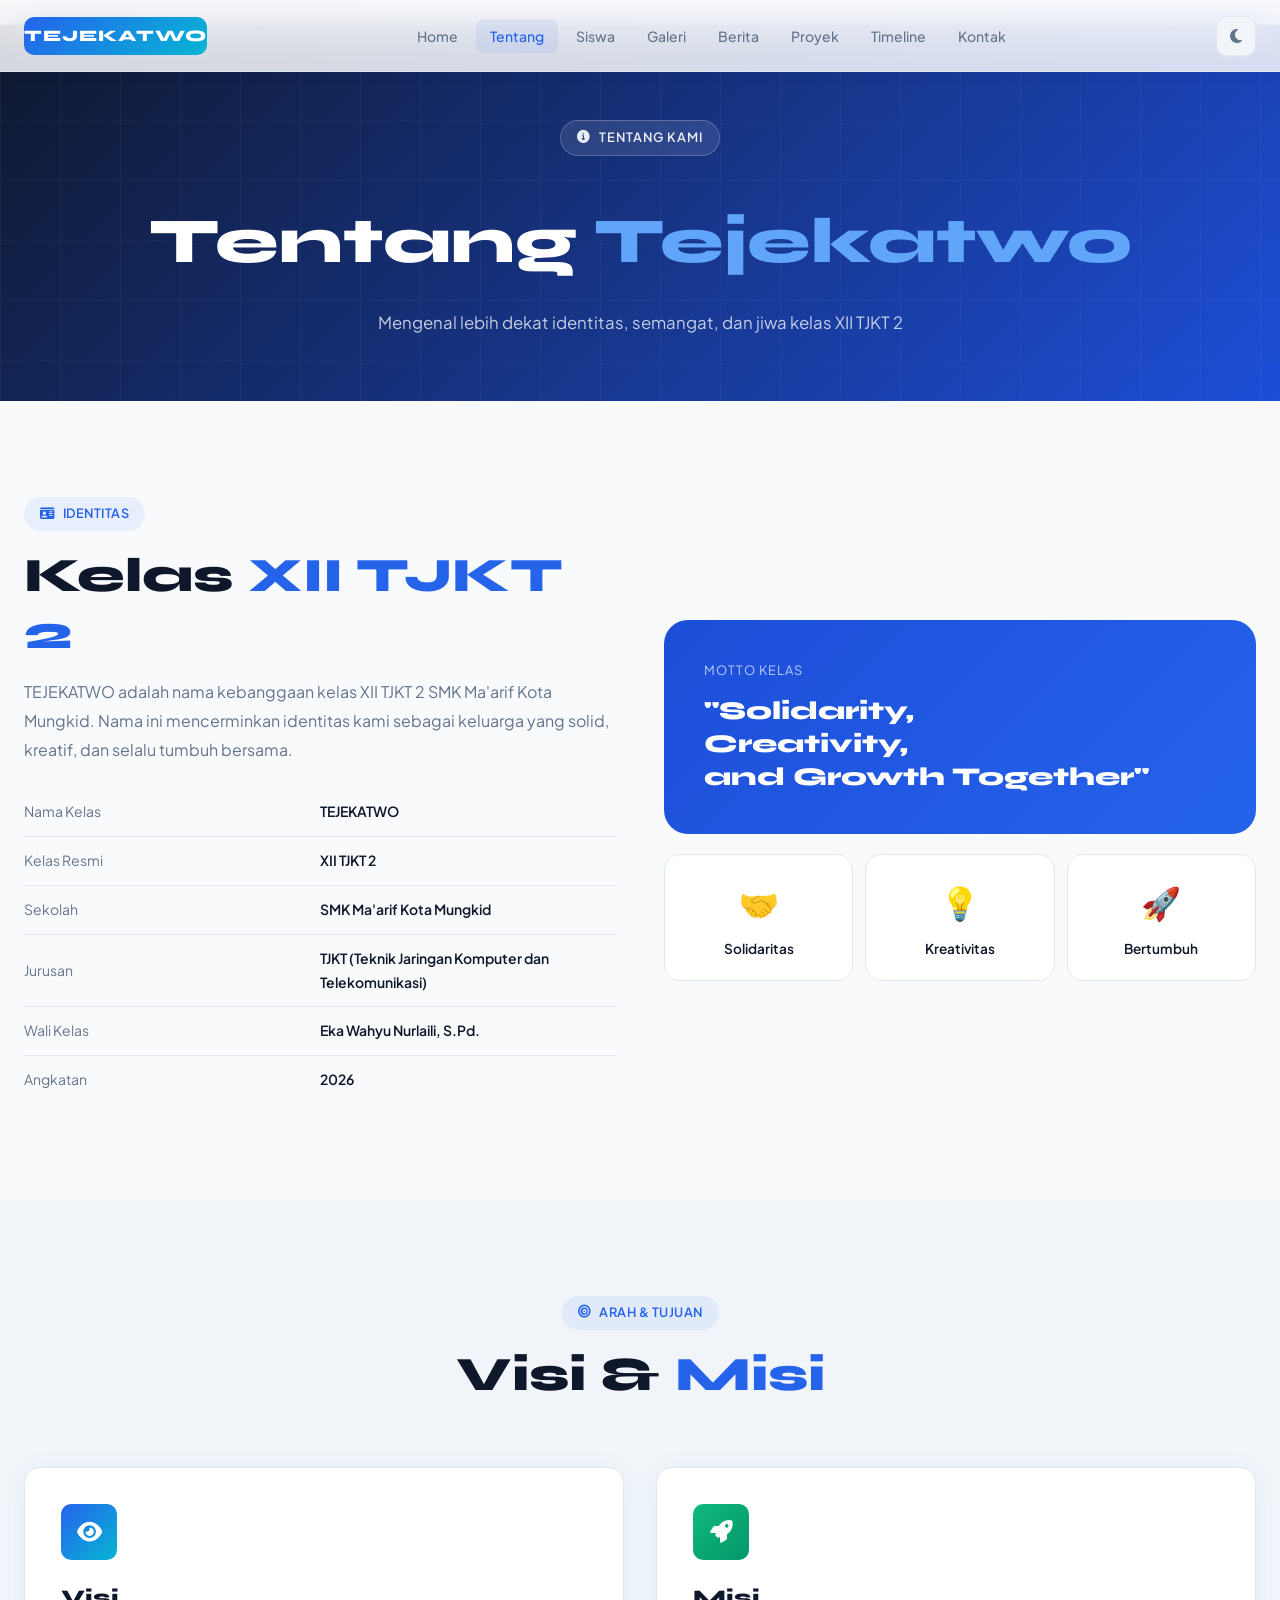
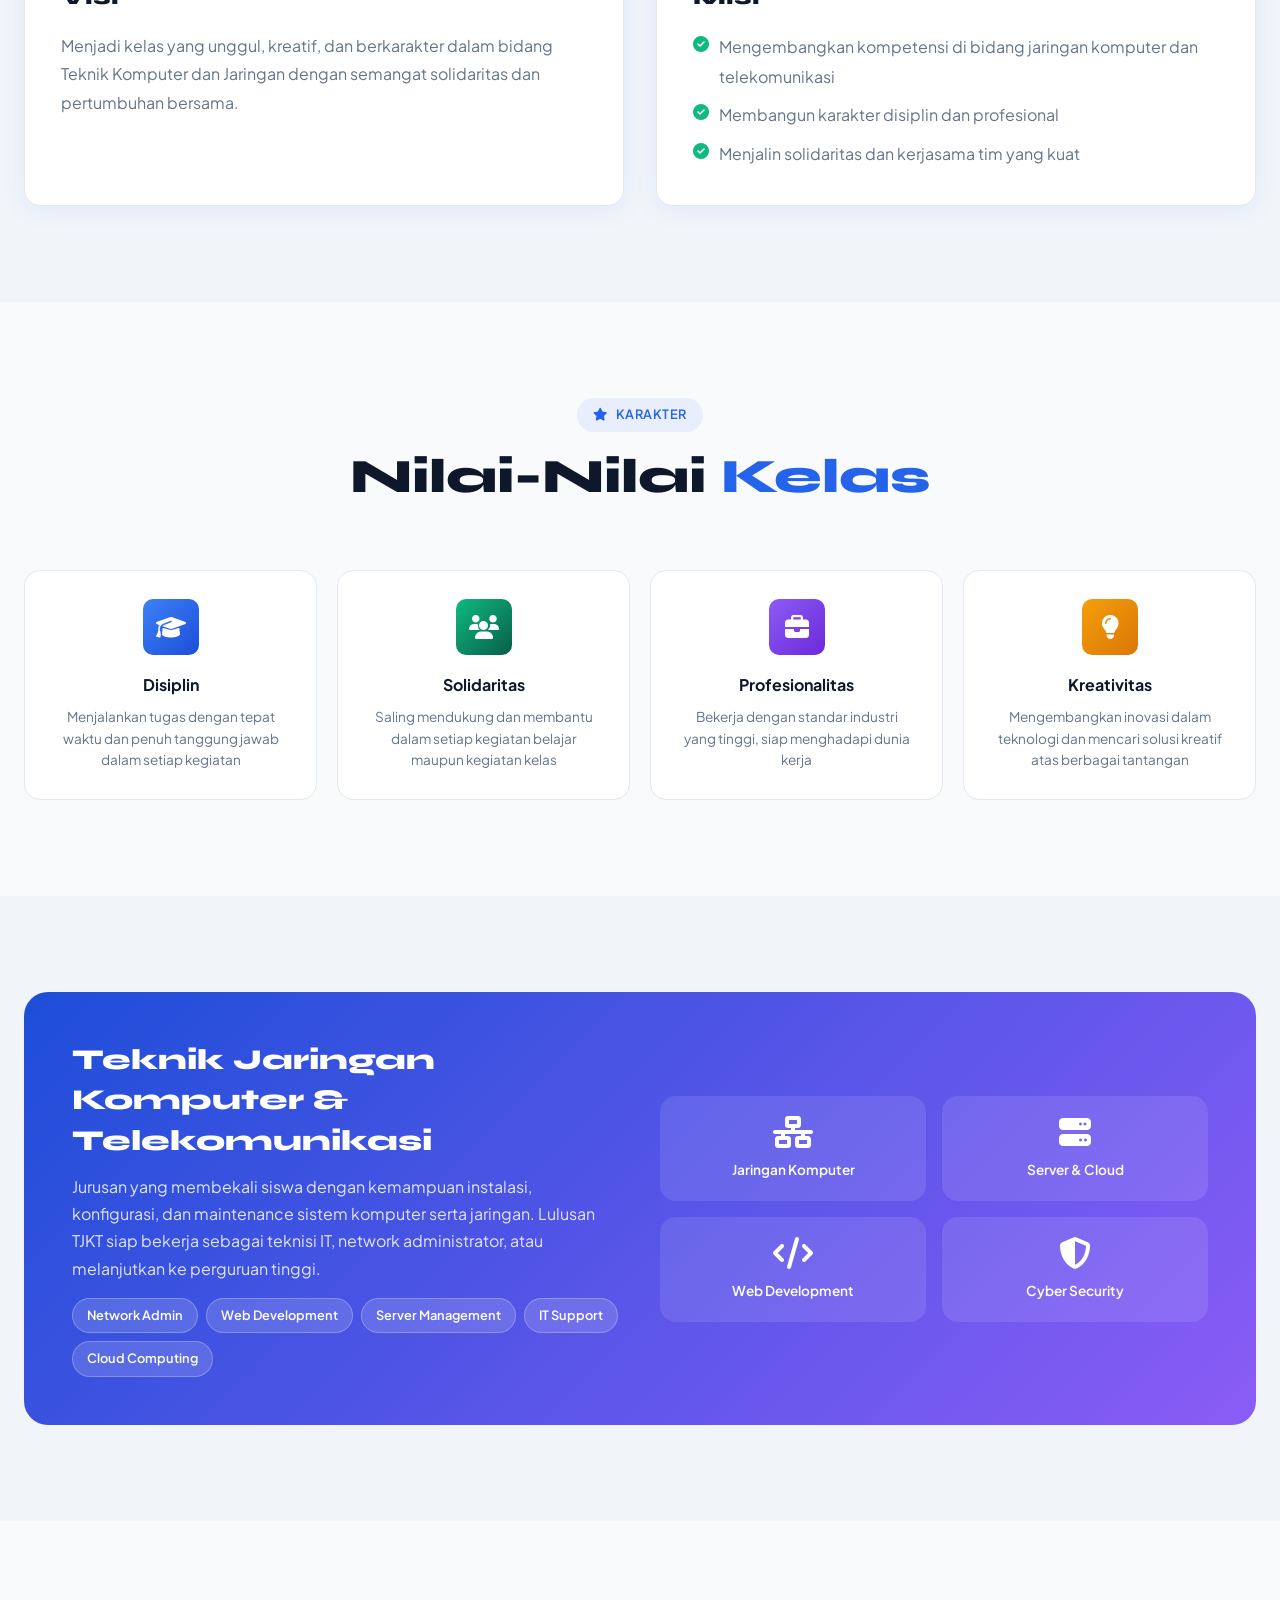
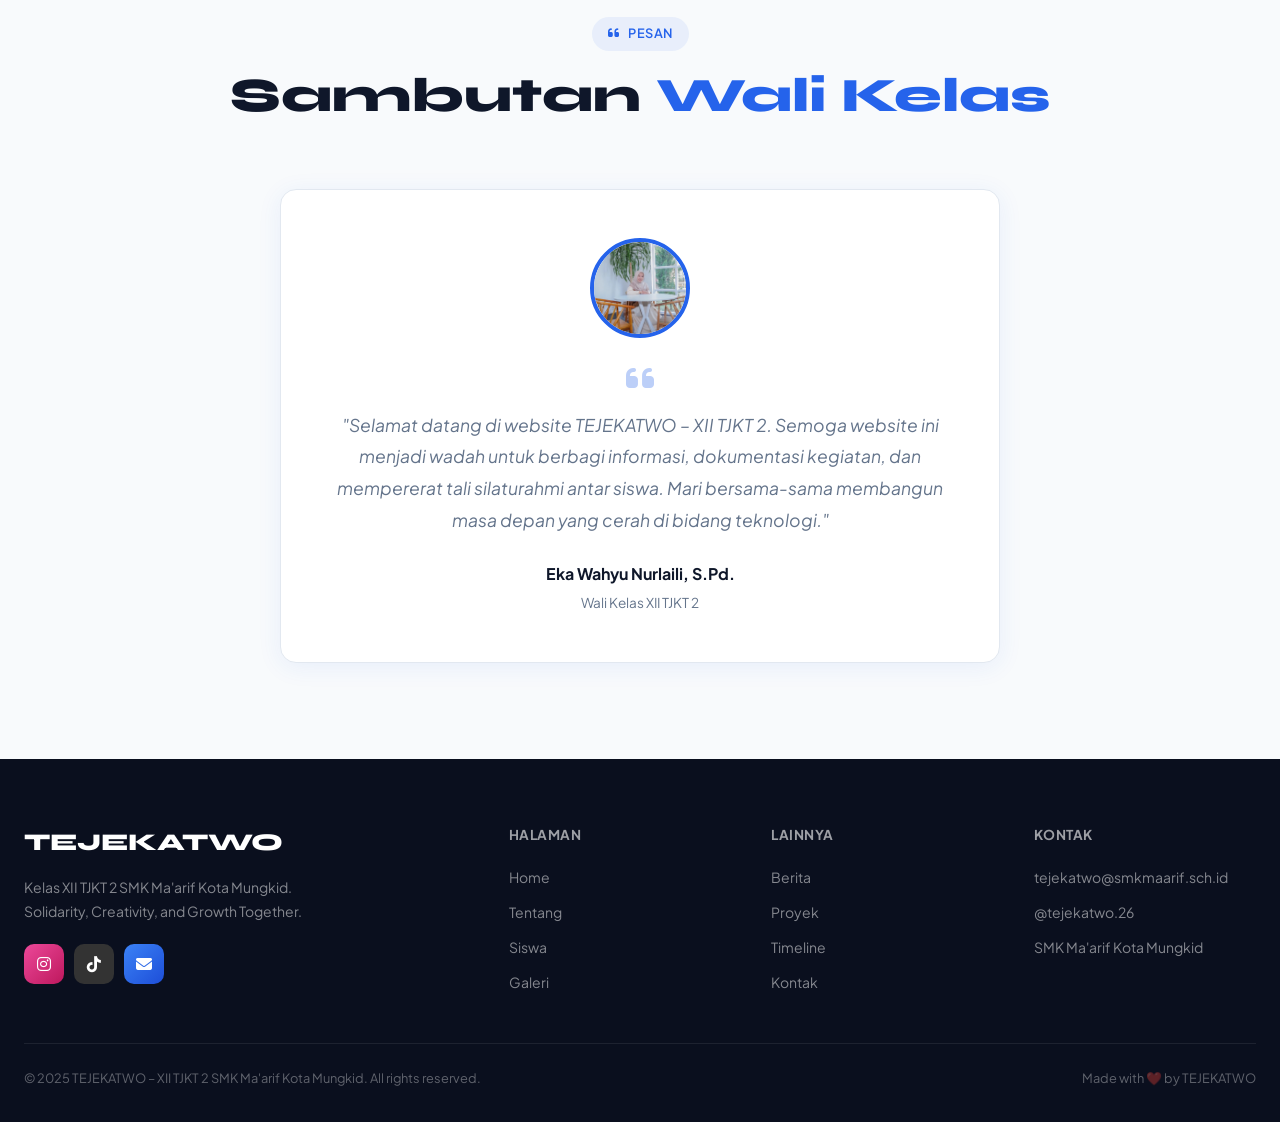
<file: about.html>
<!DOCTYPE html>
<html lang="id" data-theme="light">
<head>
  <meta charset="UTF-8">
  <meta name="viewport" content="width=device-width, initial-scale=1.0">
  <title>Tentang – TEJEKATWO XII TJKT 2</title>
  <meta name="description" content="Tentang kelas TEJEKATWO – Visi, Misi, dan identitas kelas XII TJKT 2 SMK Ma'arif Kota Mungkid">
  <link rel="preconnect" href="https://fonts.googleapis.com">
  <link href="https://fonts.googleapis.com/css2?family=Plus+Jakarta+Sans:wght@300;400;500;600;700;800&family=Syne:wght@700;800&display=swap" rel="stylesheet">
  <link rel="stylesheet" href="https://cdnjs.cloudflare.com/ajax/libs/font-awesome/6.5.0/css/all.min.css">
  <link rel="stylesheet" href="assets/css/style.css">
</head>
<body>
<div id="scroll-progress"></div>
<div id="loading-screen"><div class="loader-logo">tejekatwo</div><div class="loader-bar"><div class="loader-fill"></div></div></div>

<nav id="navbar">
  <div class="nav-container">
    <a href="index.html" class="nav-logo"><div class="nav-logo-badge">TEJEKATWO</div></a>
    <ul class="nav-links">
      <li><a href="index.html">Home</a></li>
      <li><a href="about.html" class="active">Tentang</a></li>
      <li><a href="students.html">Siswa</a></li>
      <li><a href="gallery.html">Galeri</a></li>
      <li><a href="news.html">Berita</a></li>
      <li><a href="projects.html">Proyek</a></li>
      <li><a href="timeline.html">Timeline</a></li>
      <li><a href="contact.html">Kontak</a></li>
    </ul>
    <div class="nav-actions">
      <button id="theme-toggle"><i class="fas fa-moon"></i></button>
      <button id="hamburger"><i class="fas fa-bars"></i></button>
    </div>
  </div>
</nav>
<div id="mobile-nav">
  <ul class="mobile-nav-links">
    <li><a href="index.html">🏠 Home</a></li>
    <li><a href="about.html">📖 Tentang</a></li>
    <li><a href="students.html">👥 Siswa</a></li>
    <li><a href="gallery.html">🖼️ Galeri</a></li>
    <li><a href="news.html">📰 Berita</a></li>
    <li><a href="projects.html">💡 Proyek</a></li>
    <li><a href="timeline.html">📅 Timeline</a></li>
    <li><a href="contact.html">📍 Kontak</a></li>
  </ul>
</div>

<!-- Page Hero -->
<section style="background:linear-gradient(135deg,#0f172a,#1d4ed8);padding:120px 0 64px;color:white;position:relative;overflow:hidden">
  <div style="position:absolute;inset:0;background-image:linear-gradient(rgba(255,255,255,0.03) 1px,transparent 1px),linear-gradient(90deg,rgba(255,255,255,0.03) 1px,transparent 1px);background-size:60px 60px;"></div>
  <div class="container" style="position:relative;z-index:1;text-align:center">
    <div class="hero-eyebrow reveal" style="justify-content:center"><i class="fas fa-info-circle"></i> Tentang Kami</div>
    <h1 style="font-family:'Syne',sans-serif;font-size:clamp(2.5rem,6vw,4rem);font-weight:800;margin:12px 0;" class="reveal delay-1">Tentang <span style="color:#60a5fa">Tejekatwo</span></h1>
    <p style="opacity:0.75;max-width:560px;margin:0 auto;font-size:1.05rem" class="reveal delay-2">Mengenal lebih dekat identitas, semangat, dan jiwa kelas XII TJKT 2</p>
  </div>
</section>

<!-- ══ IDENTITAS KELAS ══ -->
<section class="section" style="background:var(--bg)">
  <div class="container">
    <div style="display:grid;grid-template-columns:1fr 1fr;gap:48px;align-items:center" class="responsive-grid">
      <div class="reveal">
        <div class="section-tag"><i class="fas fa-id-card"></i> Identitas</div>
        <h2 class="section-title" style="text-align:left">Kelas <span>XII TJKT 2</span></h2>
        <p style="color:var(--text-muted);line-height:1.8;margin-bottom:24px">TEJEKATWO adalah nama kebanggaan kelas XII TJKT 2 SMK Ma'arif Kota Mungkid. Nama ini mencerminkan identitas kami sebagai keluarga yang solid, kreatif, dan selalu tumbuh bersama.</p>
        <table style="width:100%;border-collapse:collapse">
          <tr style="border-bottom:1px solid var(--border)">
            <td style="padding:12px 0;font-size:0.875rem;color:var(--text-muted);width:50%">Nama Kelas</td>
            <td style="padding:12px 0;font-size:0.875rem;font-weight:600;color:var(--text)">TEJEKATWO</td>
          </tr>
          <tr style="border-bottom:1px solid var(--border)">
            <td style="padding:12px 0;font-size:0.875rem;color:var(--text-muted)">Kelas Resmi</td>
            <td style="padding:12px 0;font-size:0.875rem;font-weight:600">XII TJKT 2</td>
          </tr>
          <tr style="border-bottom:1px solid var(--border)">
            <td style="padding:12px 0;font-size:0.875rem;color:var(--text-muted)">Sekolah</td>
            <td style="padding:12px 0;font-size:0.875rem;font-weight:600">SMK Ma'arif Kota Mungkid</td>
          </tr>
          <tr style="border-bottom:1px solid var(--border)">
            <td style="padding:12px 0;font-size:0.875rem;color:var(--text-muted)">Jurusan</td>
            <td style="padding:12px 0;font-size:0.875rem;font-weight:600">TJKT (Teknik Jaringan Komputer dan Telekomunikasi)</td>
          </tr>
          <tr style="border-bottom:1px solid var(--border)">
            <td style="padding:12px 0;font-size:0.875rem;color:var(--text-muted)">Wali Kelas</td>
            <td style="padding:12px 0;font-size:0.875rem;font-weight:600">Eka Wahyu Nurlaili, S.Pd.</td>
          </tr>
          <tr>
            <td style="padding:12px 0;font-size:0.875rem;color:var(--text-muted)">Angkatan</td>
            <td style="padding:12px 0;font-size:0.875rem;font-weight:600">2026</td>
          </tr>
        </table>
      </div>
      <!-- Motto Card -->
      <div class="reveal delay-2">
        <div style="background:linear-gradient(135deg,var(--primary-dark),var(--primary));border-radius:var(--radius-lg);padding:40px;color:white;margin-bottom:20px">
          <div style="font-size:0.8rem;text-transform:uppercase;letter-spacing:1px;opacity:0.7;margin-bottom:12px">Motto Kelas</div>
          <blockquote style="font-family:'Syne',sans-serif;font-size:1.6rem;font-weight:800;line-height:1.3;margin:0">"Solidarity,<br>Creativity,<br>and Growth Together"</blockquote>
        </div>
        <div style="display:flex;gap:12px">
          <div style="flex:1;background:var(--bg-card);border:1px solid var(--border);border-radius:var(--radius);padding:20px;text-align:center">
            <div style="font-size:2rem;margin-bottom:8px">🤝</div>
            <div style="font-size:0.85rem;font-weight:600">Solidaritas</div>
          </div>
          <div style="flex:1;background:var(--bg-card);border:1px solid var(--border);border-radius:var(--radius);padding:20px;text-align:center">
            <div style="font-size:2rem;margin-bottom:8px">💡</div>
            <div style="font-size:0.85rem;font-weight:600">Kreativitas</div>
          </div>
          <div style="flex:1;background:var(--bg-card);border:1px solid var(--border);border-radius:var(--radius);padding:20px;text-align:center">
            <div style="font-size:2rem;margin-bottom:8px">🚀</div>
            <div style="font-size:0.85rem;font-weight:600">Bertumbuh</div>
          </div>
        </div>
      </div>
    </div>
  </div>
</section>

<!-- ══ VISI MISI ══ -->
<section class="section" style="background:var(--bg-section)">
  <div class="container">
    <div class="section-header reveal">
      <div class="section-tag"><i class="fas fa-bullseye"></i> Arah & Tujuan</div>
      <h2 class="section-title">Visi & <span>Misi</span></h2>
    </div>
    <div style="display:grid;grid-template-columns:1fr 1fr;gap:32px" class="responsive-grid">
      <div class="card reveal delay-1" style="padding:36px">
        <div style="width:56px;height:56px;background:linear-gradient(135deg,var(--primary),var(--accent));border-radius:var(--radius-sm);display:flex;align-items:center;justify-content:center;color:white;font-size:1.4rem;margin-bottom:20px">
          <i class="fas fa-eye"></i>
        </div>
        <h3 style="font-family:'Syne',sans-serif;font-size:1.3rem;font-weight:800;margin-bottom:16px">Visi</h3>
        <p style="color:var(--text-muted);line-height:1.8">Menjadi kelas yang unggul, kreatif, dan berkarakter dalam bidang Teknik Komputer dan Jaringan dengan semangat solidaritas dan pertumbuhan bersama.</p>
      </div>
      <div class="card reveal delay-2" style="padding:36px">
        <div style="width:56px;height:56px;background:linear-gradient(135deg,var(--success),#059669);border-radius:var(--radius-sm);display:flex;align-items:center;justify-content:center;color:white;font-size:1.4rem;margin-bottom:20px">
          <i class="fas fa-rocket"></i>
        </div>
        <h3 style="font-family:'Syne',sans-serif;font-size:1.3rem;font-weight:800;margin-bottom:16px">Misi</h3>
        <ul style="color:var(--text-muted);line-height:1.9;list-style:none;padding:0">
          <li style="display:flex;gap:10px;margin-bottom:8px">
            <i class="fas fa-check-circle" style="color:var(--success);margin-top:4px;flex-shrink:0"></i>
            <span>Mengembangkan kompetensi di bidang jaringan komputer dan telekomunikasi</span>
          </li>
          <li style="display:flex;gap:10px;margin-bottom:8px">
            <i class="fas fa-check-circle" style="color:var(--success);margin-top:4px;flex-shrink:0"></i>
            <span>Membangun karakter disiplin dan profesional</span>
          </li>
          <li style="display:flex;gap:10px">
            <i class="fas fa-check-circle" style="color:var(--success);margin-top:4px;flex-shrink:0"></i>
            <span>Menjalin solidaritas dan kerjasama tim yang kuat</span>
          </li>
        </ul>
      </div>
    </div>
  </div>
</section>

<!-- ══ NILAI KELAS ══ -->
<section class="section" style="background:var(--bg)">
  <div class="container">
    <div class="section-header reveal">
      <div class="section-tag"><i class="fas fa-star"></i> Karakter</div>
      <h2 class="section-title">Nilai-Nilai <span>Kelas</span></h2>
    </div>
    <div class="values-grid">
      <div class="value-card reveal delay-1">
        <div class="value-icon bg-blue"><i class="fas fa-graduation-cap"></i></div>
        <h4 class="value-title">Disiplin</h4>
        <p class="value-desc">Menjalankan tugas dengan tepat waktu dan penuh tanggung jawab dalam setiap kegiatan</p>
      </div>
      <div class="value-card reveal delay-2">
        <div class="value-icon bg-green"><i class="fas fa-users"></i></div>
        <h4 class="value-title">Solidaritas</h4>
        <p class="value-desc">Saling mendukung dan membantu dalam setiap kegiatan belajar maupun kegiatan kelas</p>
      </div>
      <div class="value-card reveal delay-3">
        <div class="value-icon bg-purple"><i class="fas fa-briefcase"></i></div>
        <h4 class="value-title">Profesionalitas</h4>
        <p class="value-desc">Bekerja dengan standar industri yang tinggi, siap menghadapi dunia kerja</p>
      </div>
      <div class="value-card reveal delay-4">
        <div class="value-icon bg-orange"><i class="fas fa-lightbulb"></i></div>
        <h4 class="value-title">Kreativitas</h4>
        <p class="value-desc">Mengembangkan inovasi dalam teknologi dan mencari solusi kreatif atas berbagai tantangan</p>
      </div>
    </div>
  </div>
</section>

<!-- ══ JURUSAN TJKT ══ -->
<section class="section" style="background:var(--bg-section)">
  <div class="container">
    <div class="jurusan-banner reveal">
      <div>
        <h3>Teknik Jaringan Komputer & Telekomunikasi</h3>
        <p>Jurusan yang membekali siswa dengan kemampuan instalasi, konfigurasi, dan maintenance sistem komputer serta jaringan. Lulusan TJKT siap bekerja sebagai teknisi IT, network administrator, atau melanjutkan ke perguruan tinggi.</p>
        <div class="jurusan-tags">
          <span class="jurusan-tag">Network Admin</span>
          <span class="jurusan-tag">Web Development</span>
          <span class="jurusan-tag">Server Management</span>
          <span class="jurusan-tag">IT Support</span>
          <span class="jurusan-tag">Cloud Computing</span>
        </div>
      </div>
      <div style="display:grid;grid-template-columns:1fr 1fr;gap:16px">
        <div style="background:rgba(255,255,255,0.1);border-radius:var(--radius);padding:20px;text-align:center">
          <i class="fas fa-network-wired" style="font-size:2rem;margin-bottom:10px;display:block"></i>
          <div style="font-size:0.85rem;font-weight:600">Jaringan Komputer</div>
        </div>
        <div style="background:rgba(255,255,255,0.1);border-radius:var(--radius);padding:20px;text-align:center">
          <i class="fas fa-server" style="font-size:2rem;margin-bottom:10px;display:block"></i>
          <div style="font-size:0.85rem;font-weight:600">Server & Cloud</div>
        </div>
        <div style="background:rgba(255,255,255,0.1);border-radius:var(--radius);padding:20px;text-align:center">
          <i class="fas fa-code" style="font-size:2rem;margin-bottom:10px;display:block"></i>
          <div style="font-size:0.85rem;font-weight:600">Web Development</div>
        </div>
        <div style="background:rgba(255,255,255,0.1);border-radius:var(--radius);padding:20px;text-align:center">
          <i class="fas fa-shield-alt" style="font-size:2rem;margin-bottom:10px;display:block"></i>
          <div style="font-size:0.85rem;font-weight:600">Cyber Security</div>
        </div>
      </div>
    </div>
  </div>
</section>

<!-- ══ PESAN WALI KELAS ══ -->
<section class="section" style="background:var(--bg)">
  <div class="container">
    <div class="section-header reveal">
      <div class="section-tag"><i class="fas fa-quote-left"></i> Pesan</div>
      <h2 class="section-title">Sambutan <span>Wali Kelas</span></h2>
    </div>
    <div style="max-width:720px;margin:0 auto">
      <div class="card reveal" style="padding:48px;text-align:center">
        <div style="width:100px;height:100px;border-radius:50%;overflow:hidden;margin:0 auto 24px;border:4px solid var(--primary);background:var(--bg-section)">
          <img src="assets/images/siswa/bueka.jpg" alt="Eka Wahyu Nurlaili, S.Pd." style="width:100%;height:100%;object-fit:cover" onerror="this.style.display='none'">
        </div>
        <i class="fas fa-quote-left" style="font-size:2rem;color:var(--primary);opacity:0.3;margin-bottom:16px"></i>
        <blockquote style="font-size:1.1rem;line-height:1.8;color:var(--text-muted);font-style:italic;margin:0 0 24px">
          "Selamat datang di website TEJEKATWO – XII TJKT 2. Semoga website ini menjadi wadah untuk berbagi informasi, dokumentasi kegiatan, dan mempererat tali silaturahmi antar siswa. Mari bersama-sama membangun masa depan yang cerah di bidang teknologi."
        </blockquote>
        <div style="font-size:1rem;font-weight:700;color:var(--text)">Eka Wahyu Nurlaili, S.Pd.</div>
        <div style="font-size:0.85rem;color:var(--text-muted);margin-top:4px">Wali Kelas XII TJKT 2</div>
      </div>
    </div>
  </div>
</section>

<footer>
  <div class="container">
    <div class="footer-grid">
      <div>
        <div class="footer-logo">TEJEKATWO</div>
        <p class="footer-desc">Kelas XII TJKT 2 SMK Ma'arif Kota Mungkid.<br>Solidarity, Creativity, and Growth Together.</p>
        <div class="footer-social" style="margin-top:20px">
          <a href="http://www.instagram.com/tejekatwo.26" target="_blank" class="social-btn bg-pink"><i class="fab fa-instagram"></i></a>
          <a href="http://www.tiktok.com/@tjkt.2.archive" target="_blank" class="social-btn" style="background:#333"><i class="fab fa-tiktok"></i></a>
          <a href="mailto:tejekatwo@smkmaarif.sch.id" class="social-btn bg-blue"><i class="fas fa-envelope"></i></a>
        </div>
      </div>
      <div><div class="footer-heading">Halaman</div><ul class="footer-links"><li><a href="index.html">Home</a></li><li><a href="about.html">Tentang</a></li><li><a href="students.html">Siswa</a></li><li><a href="gallery.html">Galeri</a></li></ul></div>
      <div><div class="footer-heading">Lainnya</div><ul class="footer-links"><li><a href="news.html">Berita</a></li><li><a href="projects.html">Proyek</a></li><li><a href="timeline.html">Timeline</a></li><li><a href="contact.html">Kontak</a></li></ul></div>
      <div><div class="footer-heading">Kontak</div><ul class="footer-links"><li><a href="mailto:tejekatwo@smkmaarif.sch.id">tejekatwo@smkmaarif.sch.id</a></li><li><a href="#">@tejekatwo.26</a></li><li><a href="#">SMK Ma'arif Kota Mungkid</a></li></ul></div>
    </div>
    <hr class="footer-divider">
    <div class="footer-bottom">
      <span class="footer-copy">© 2025 TEJEKATWO – XII TJKT 2 SMK Ma'arif Kota Mungkid. All rights reserved.</span>
      <span class="footer-copy">Made with ❤️ by TEJEKATWO</span>
    </div>
  </div>
</footer>
<button id="back-to-top"><i class="fas fa-arrow-up"></i></button>
<script src="assets/js/data.js"></script>
<script src="assets/js/main.js"></script>
<style>
@media(max-width:768px){.responsive-grid{grid-template-columns:1fr!important;}}
</style>
</body>
</html>
</file>
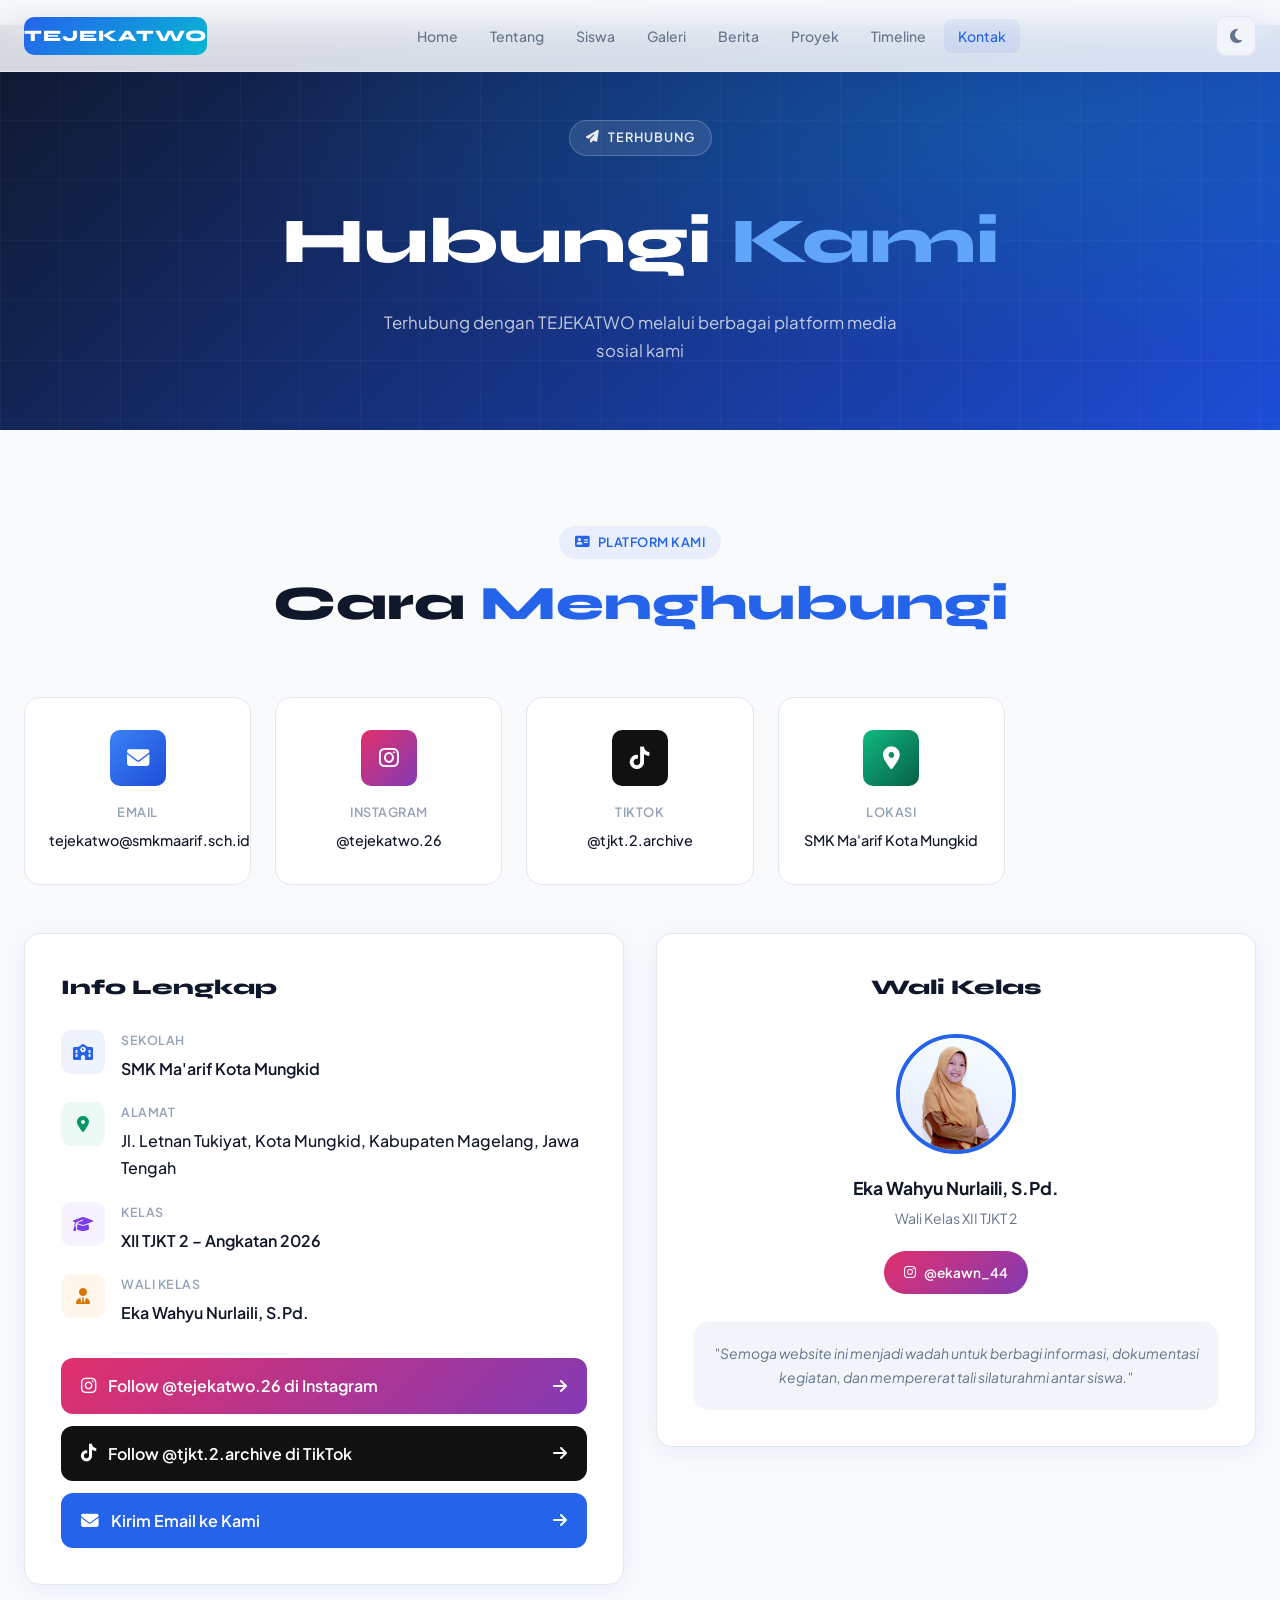
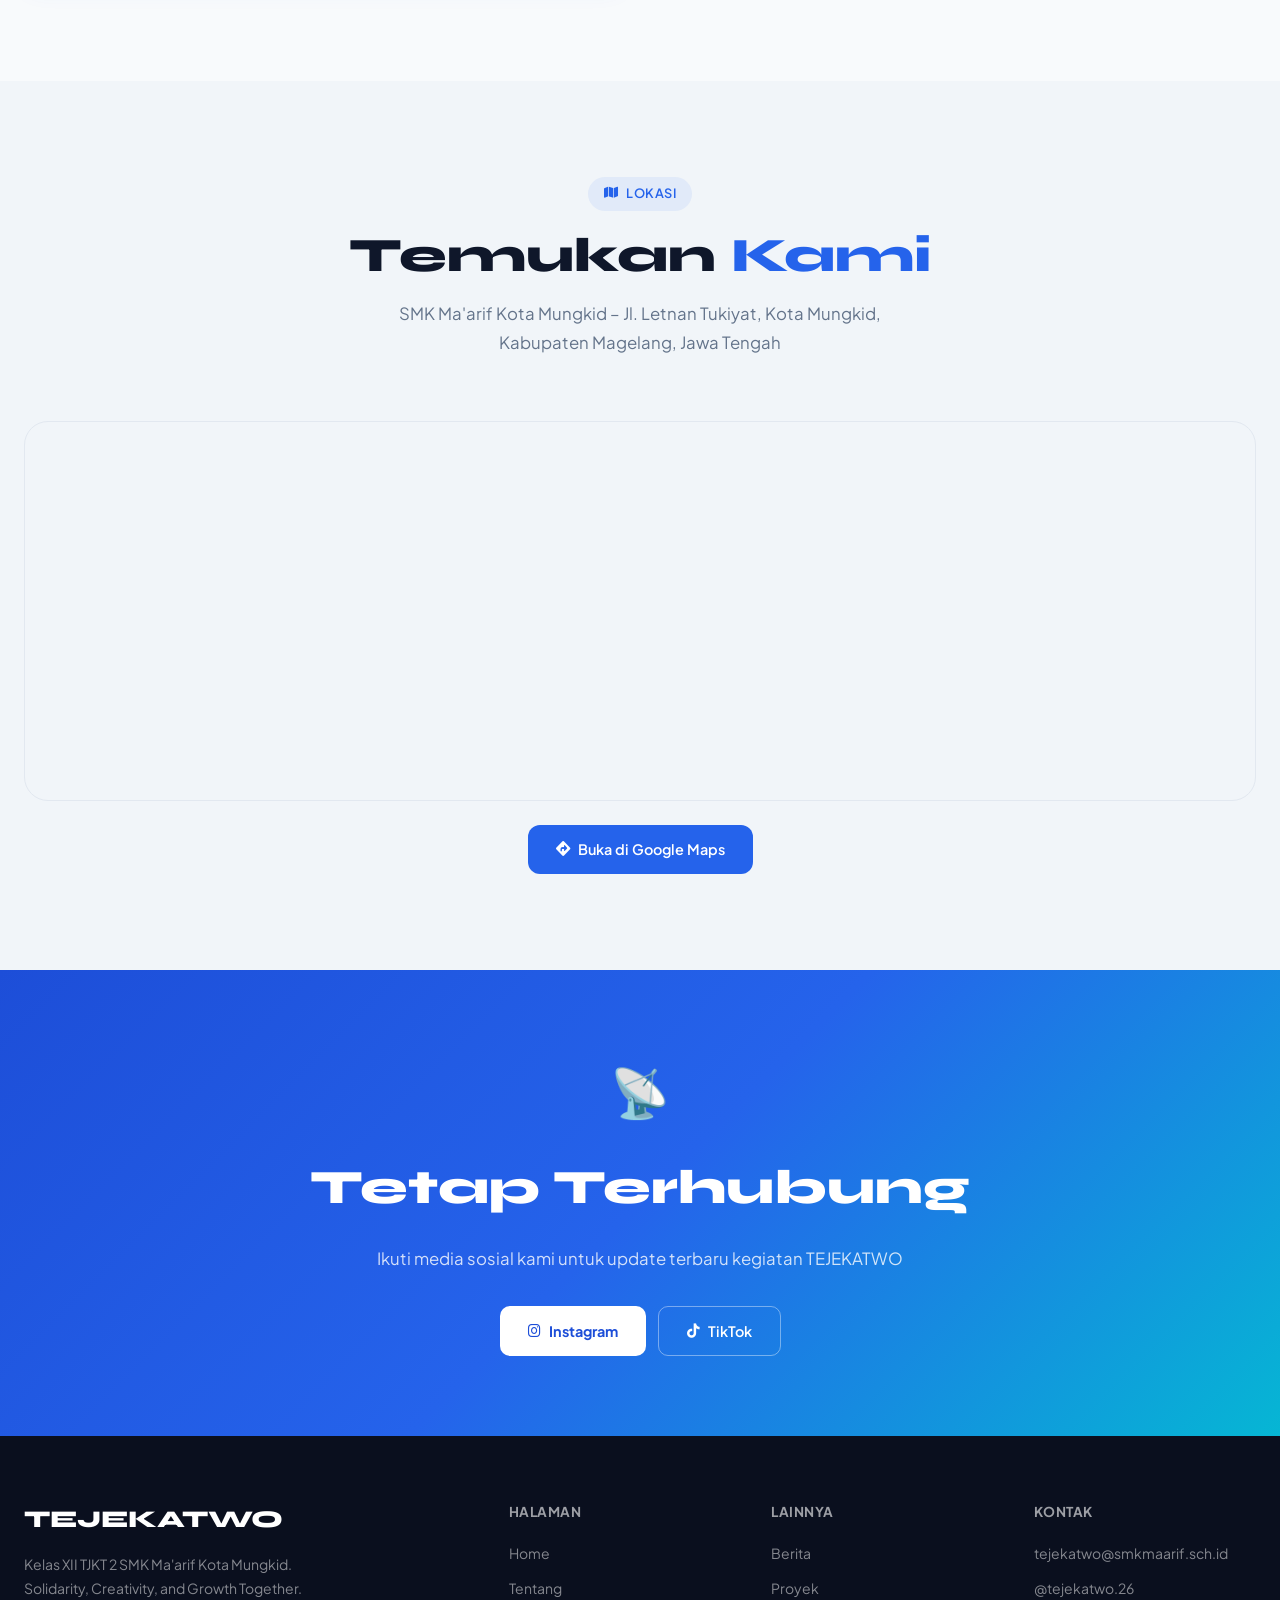
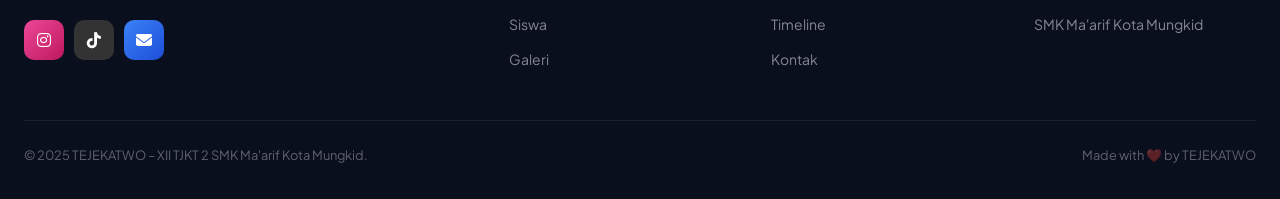
<file: contact.html>
<!DOCTYPE html>
<html lang="id" data-theme="light">
<head>
  <meta charset="UTF-8">
  <meta name="viewport" content="width=device-width, initial-scale=1.0">
  <title>Kontak – TEJEKATWO XII TJKT 2</title>
  <meta name="description" content="Hubungi kelas XII TJKT 2 SMK Ma'arif Kota Mungkid – TEJEKATWO melalui email, Instagram, atau TikTok">
  <link rel="preconnect" href="https://fonts.googleapis.com">
  <link href="https://fonts.googleapis.com/css2?family=Plus+Jakarta+Sans:wght@300;400;500;600;700;800&family=Syne:wght@700;800&display=swap" rel="stylesheet">
  <link rel="stylesheet" href="https://cdnjs.cloudflare.com/ajax/libs/font-awesome/6.5.0/css/all.min.css">
  <link rel="stylesheet" href="assets/css/style.css">
</head>
<body>
<div id="scroll-progress"></div>
<div id="loading-screen"><div class="loader-logo">tejekatwo</div><div class="loader-bar"><div class="loader-fill"></div></div></div>

<nav id="navbar">
  <div class="nav-container">
    <a href="index.html" class="nav-logo"><div class="nav-logo-badge">TEJEKATWO</div></a>
    <ul class="nav-links">
      <li><a href="index.html">Home</a></li>
      <li><a href="about.html">Tentang</a></li>
      <li><a href="students.html">Siswa</a></li>
      <li><a href="gallery.html">Galeri</a></li>
      <li><a href="news.html">Berita</a></li>
      <li><a href="projects.html">Proyek</a></li>
      <li><a href="timeline.html">Timeline</a></li>
      <li><a href="contact.html" class="active">Kontak</a></li>
    </ul>
    <div class="nav-actions">
      <button id="theme-toggle"><i class="fas fa-moon"></i></button>
      <button id="hamburger"><i class="fas fa-bars"></i></button>
    </div>
  </div>
</nav>
<div id="mobile-nav">
  <ul class="mobile-nav-links">
    <li><a href="index.html">🏠 Home</a></li>
    <li><a href="about.html">📖 Tentang</a></li>
    <li><a href="students.html">👥 Siswa</a></li>
    <li><a href="gallery.html">🖼️ Galeri</a></li>
    <li><a href="news.html">📰 Berita</a></li>
    <li><a href="projects.html">💡 Proyek</a></li>
    <li><a href="timeline.html">📅 Timeline</a></li>
    <li><a href="contact.html">📍 Kontak</a></li>
  </ul>
</div>

<!-- Page Hero -->
<section style="background:linear-gradient(135deg,#0f172a,#1d4ed8);padding:120px 0 64px;color:white;position:relative;overflow:hidden">
  <div style="position:absolute;inset:0;background-image:linear-gradient(rgba(255,255,255,0.03) 1px,transparent 1px),linear-gradient(90deg,rgba(255,255,255,0.03) 1px,transparent 1px);background-size:60px 60px;"></div>
  <div style="position:absolute;inset:0;background:radial-gradient(ellipse at 80% 30%,rgba(6,182,212,0.2) 0%,transparent 55%)"></div>
  <div class="container" style="position:relative;z-index:1;text-align:center">
    <div class="hero-eyebrow reveal" style="justify-content:center"><i class="fas fa-paper-plane"></i> Terhubung</div>
    <h1 style="font-family:'Syne',sans-serif;font-size:clamp(2.5rem,6vw,4rem);font-weight:800;margin:12px 0" class="reveal delay-1">Hubungi <span style="color:#60a5fa">Kami</span></h1>
    <p style="opacity:0.75;max-width:560px;margin:0 auto;font-size:1.05rem" class="reveal delay-2">Terhubung dengan TEJEKATWO melalui berbagai platform media sosial kami</p>
  </div>
</section>

<!-- ══ CONTACT CARDS ══ -->
<section class="section" style="background:var(--bg)">
  <div class="container">
    <div class="section-header reveal">
      <div class="section-tag"><i class="fas fa-address-card"></i> Platform Kami</div>
      <h2 class="section-title">Cara <span>Menghubungi</span></h2>
    </div>

    <div class="contact-grid">
      <a href="mailto:tejekatwo@smkmaarif.sch.id" class="contact-card reveal delay-1" style="text-decoration:none">
        <div class="contact-icon bg-blue"><i class="fas fa-envelope"></i></div>
        <div class="contact-label">Email</div>
        <div class="contact-value">tejekatwo@smkmaarif.sch.id</div>
      </a>

      <a href="http://www.instagram.com/tejekatwo.26" target="_blank" rel="noopener" class="contact-card reveal delay-2" style="text-decoration:none">
        <div class="contact-icon" style="background:linear-gradient(135deg,#e1306c,#833ab4)"><i class="fab fa-instagram"></i></div>
        <div class="contact-label">Instagram</div>
        <div class="contact-value">@tejekatwo.26</div>
      </a>

      <a href="http://www.tiktok.com/@tjkt.2.archive" target="_blank" rel="noopener" class="contact-card reveal delay-3" style="text-decoration:none">
        <div class="contact-icon" style="background:#111"><i class="fab fa-tiktok"></i></div>
        <div class="contact-label">TikTok</div>
        <div class="contact-value">@tjkt.2.archive</div>
      </a>

      <div class="contact-card reveal delay-4">
        <div class="contact-icon bg-green"><i class="fas fa-map-marker-alt"></i></div>
        <div class="contact-label">Lokasi</div>
        <div class="contact-value">SMK Ma'arif Kota Mungkid</div>
      </div>
    </div>

    <!-- Detailed Contact Info -->
    <div style="display:grid;grid-template-columns:1fr 1fr;gap:32px;margin-top:16px" class="responsive-grid">
      <!-- Left – Info -->
      <div class="reveal">
        <div class="card" style="padding:36px">
          <h3 style="font-family:'Syne',sans-serif;font-size:1.3rem;font-weight:800;margin-bottom:24px">Info Lengkap</h3>
          <div style="display:flex;flex-direction:column;gap:20px">
            <div style="display:flex;gap:16px;align-items:flex-start">
              <div style="width:44px;height:44px;background:rgba(37,99,235,0.08);border-radius:10px;display:flex;align-items:center;justify-content:center;color:var(--primary);flex-shrink:0">
                <i class="fas fa-school"></i>
              </div>
              <div>
                <div style="font-size:0.78rem;font-weight:600;color:var(--text-light);text-transform:uppercase;letter-spacing:0.5px;margin-bottom:4px">Sekolah</div>
                <div style="font-weight:600;color:var(--text)">SMK Ma'arif Kota Mungkid</div>
              </div>
            </div>
            <div style="display:flex;gap:16px;align-items:flex-start">
              <div style="width:44px;height:44px;background:rgba(16,185,129,0.08);border-radius:10px;display:flex;align-items:center;justify-content:center;color:#059669;flex-shrink:0">
                <i class="fas fa-map-marker-alt"></i>
              </div>
              <div>
                <div style="font-size:0.78rem;font-weight:600;color:var(--text-light);text-transform:uppercase;letter-spacing:0.5px;margin-bottom:4px">Alamat</div>
                <div style="font-weight:500;color:var(--text)">Jl. Letnan Tukiyat, Kota Mungkid, Kabupaten Magelang, Jawa Tengah</div>
              </div>
            </div>
            <div style="display:flex;gap:16px;align-items:flex-start">
              <div style="width:44px;height:44px;background:rgba(139,92,246,0.08);border-radius:10px;display:flex;align-items:center;justify-content:center;color:#7c3aed;flex-shrink:0">
                <i class="fas fa-graduation-cap"></i>
              </div>
              <div>
                <div style="font-size:0.78rem;font-weight:600;color:var(--text-light);text-transform:uppercase;letter-spacing:0.5px;margin-bottom:4px">Kelas</div>
                <div style="font-weight:600;color:var(--text)">XII TJKT 2 – Angkatan 2026</div>
              </div>
            </div>
            <div style="display:flex;gap:16px;align-items:flex-start">
              <div style="width:44px;height:44px;background:rgba(245,158,11,0.08);border-radius:10px;display:flex;align-items:center;justify-content:center;color:#d97706;flex-shrink:0">
                <i class="fas fa-user-tie"></i>
              </div>
              <div>
                <div style="font-size:0.78rem;font-weight:600;color:var(--text-light);text-transform:uppercase;letter-spacing:0.5px;margin-bottom:4px">Wali Kelas</div>
                <div style="font-weight:600;color:var(--text)">Eka Wahyu Nurlaili, S.Pd.</div>
              </div>
            </div>
          </div>

          <!-- Social CTA Buttons -->
          <div style="margin-top:32px;display:flex;flex-direction:column;gap:12px">
            <a href="http://www.instagram.com/tejekatwo.26" target="_blank" rel="noopener"
               style="display:flex;align-items:center;gap:12px;padding:14px 20px;background:linear-gradient(135deg,#e1306c,#833ab4);color:white;border-radius:12px;font-weight:600;text-decoration:none;transition:all 0.3s"
               onmouseover="this.style.transform='translateY(-2px)'" onmouseout="this.style.transform=''">
              <i class="fab fa-instagram" style="font-size:1.1rem"></i>
              <span>Follow @tejekatwo.26 di Instagram</span>
              <i class="fas fa-arrow-right" style="margin-left:auto"></i>
            </a>
            <a href="http://www.tiktok.com/@tjkt.2.archive" target="_blank" rel="noopener"
               style="display:flex;align-items:center;gap:12px;padding:14px 20px;background:#111;color:white;border-radius:12px;font-weight:600;text-decoration:none;transition:all 0.3s"
               onmouseover="this.style.transform='translateY(-2px)'" onmouseout="this.style.transform=''">
              <i class="fab fa-tiktok" style="font-size:1.1rem"></i>
              <span>Follow @tjkt.2.archive di TikTok</span>
              <i class="fas fa-arrow-right" style="margin-left:auto"></i>
            </a>
            <a href="mailto:tejekatwo@smkmaarif.sch.id"
               style="display:flex;align-items:center;gap:12px;padding:14px 20px;background:var(--primary);color:white;border-radius:12px;font-weight:600;text-decoration:none;transition:all 0.3s"
               onmouseover="this.style.transform='translateY(-2px)'" onmouseout="this.style.transform=''">
              <i class="fas fa-envelope" style="font-size:1.1rem"></i>
              <span>Kirim Email ke Kami</span>
              <i class="fas fa-arrow-right" style="margin-left:auto"></i>
            </a>
          </div>
        </div>
      </div>

      <!-- Right – Wali Kelas Profile -->
      <div class="reveal delay-2">
        <div class="card" style="padding:36px;text-align:center">
          <h3 style="font-family:'Syne',sans-serif;font-size:1.3rem;font-weight:800;margin-bottom:28px">Wali Kelas</h3>
          <div style="width:120px;height:120px;border-radius:50%;overflow:hidden;margin:0 auto 20px;border:4px solid var(--primary);background:var(--bg-section)">
            <img src="assets/images/siswa/eka.png" alt="Eka Wahyu Nurlaili, S.Pd." style="width:100%;height:100%;object-fit:cover" onerror="this.parentElement.innerHTML='<div style=\'width:100%;height:100%;display:flex;align-items:center;justify-content:center;color:var(--primary);font-size:2.5rem\'><i class=\'fas fa-user\'></i></div>'">
          </div>
          <h4 style="font-size:1.1rem;font-weight:700;margin-bottom:4px">Eka Wahyu Nurlaili, S.Pd.</h4>
          <p style="color:var(--text-muted);font-size:0.875rem;margin-bottom:20px">Wali Kelas XII TJKT 2</p>
          <a href="https://instagram.com/ekawn_44" target="_blank" rel="noopener"
             style="display:inline-flex;align-items:center;gap:8px;padding:10px 20px;background:linear-gradient(135deg,#e1306c,#833ab4);color:white;border-radius:100px;font-size:0.85rem;font-weight:600;text-decoration:none">
            <i class="fab fa-instagram"></i> @ekawn_44
          </a>
          <div style="margin-top:28px;padding:20px;background:var(--bg-section);border-radius:var(--radius)">
            <p style="font-size:0.875rem;color:var(--text-muted);font-style:italic;line-height:1.7">
              "Semoga website ini menjadi wadah untuk berbagi informasi, dokumentasi kegiatan, dan mempererat tali silaturahmi antar siswa."
            </p>
          </div>
        </div>
      </div>
    </div>
  </div>
</section>

<!-- ══ MAPS ══ -->
<section class="section" style="background:var(--bg-section)">
  <div class="container">
    <div class="section-header reveal">
      <div class="section-tag"><i class="fas fa-map"></i> Lokasi</div>
      <h2 class="section-title">Temukan <span>Kami</span></h2>
      <p class="section-desc">SMK Ma'arif Kota Mungkid – Jl. Letnan Tukiyat, Kota Mungkid, Kabupaten Magelang, Jawa Tengah</p>
    </div>

    <div class="map-container reveal">
      <iframe
        src="https://www.google.com/maps/embed?pb=!1m18!1m12!1m3!1d3954.918432408089!2d110.20537827404623!3d-7.583857574925457!2m3!1f0!2f0!3f0!3m2!1i1024!2i768!4f13.1!3m3!1m2!1s0x2e7a8c43d18d2bb7%3A0xd0086e63e387dac7!2sSMK%20Ma&#39;arif%20Kota%20Mungkid!5e0!3m2!1sid!2sid!4v1760860917349!5m2!1sid!2sid"
        allowfullscreen=""
        loading="lazy"
        referrerpolicy="no-referrer-when-downgrade"
        title="Lokasi SMK Ma'arif Kota Mungkid">
      </iframe>
    </div>

    <div style="text-align:center;margin-top:24px" class="reveal">
      <a href="https://maps.google.com/?q=SMK+Ma'arif+Kota+Mungkid" target="_blank" rel="noopener"
         style="display:inline-flex;align-items:center;gap:8px;padding:12px 28px;background:var(--primary);color:white;border-radius:12px;font-weight:600;font-size:0.9rem;text-decoration:none;transition:all 0.3s"
         onmouseover="this.style.transform='translateY(-2px)'" onmouseout="this.style.transform=''">
        <i class="fas fa-directions"></i> Buka di Google Maps
      </a>
    </div>
  </div>
</section>

<!-- CTA -->
<section class="cta-section">
  <div class="container">
    <div class="reveal">
      <div style="font-size:3rem;margin-bottom:16px">📡</div>
      <h2 class="cta-title">Tetap Terhubung</h2>
      <p class="cta-desc">Ikuti media sosial kami untuk update terbaru kegiatan TEJEKATWO</p>
      <div style="display:flex;gap:12px;justify-content:center;flex-wrap:wrap">
        <a href="http://www.instagram.com/tejekatwo.26" target="_blank" rel="noopener" class="btn-primary">
          <i class="fab fa-instagram"></i> Instagram
        </a>
        <a href="http://www.tiktok.com/@tjkt.2.archive" target="_blank" rel="noopener" class="btn-outline">
          <i class="fab fa-tiktok"></i> TikTok
        </a>
      </div>
    </div>
  </div>
</section>

<footer>
  <div class="container">
    <div class="footer-grid">
      <div><div class="footer-logo">TEJEKATWO</div><p class="footer-desc">Kelas XII TJKT 2 SMK Ma'arif Kota Mungkid.<br>Solidarity, Creativity, and Growth Together.</p><div class="footer-social" style="margin-top:20px"><a href="http://www.instagram.com/tejekatwo.26" target="_blank" class="social-btn bg-pink"><i class="fab fa-instagram"></i></a><a href="http://www.tiktok.com/@tjkt.2.archive" target="_blank" class="social-btn" style="background:#333"><i class="fab fa-tiktok"></i></a><a href="mailto:tejekatwo@smkmaarif.sch.id" class="social-btn bg-blue"><i class="fas fa-envelope"></i></a></div></div>
      <div><div class="footer-heading">Halaman</div><ul class="footer-links"><li><a href="index.html">Home</a></li><li><a href="about.html">Tentang</a></li><li><a href="students.html">Siswa</a></li><li><a href="gallery.html">Galeri</a></li></ul></div>
      <div><div class="footer-heading">Lainnya</div><ul class="footer-links"><li><a href="news.html">Berita</a></li><li><a href="projects.html">Proyek</a></li><li><a href="timeline.html">Timeline</a></li><li><a href="contact.html">Kontak</a></li></ul></div>
      <div><div class="footer-heading">Kontak</div><ul class="footer-links"><li><a href="mailto:tejekatwo@smkmaarif.sch.id">tejekatwo@smkmaarif.sch.id</a></li><li><a href="#">@tejekatwo.26</a></li><li><a href="#">SMK Ma'arif Kota Mungkid</a></li></ul></div>
    </div>
    <hr class="footer-divider">
    <div class="footer-bottom"><span class="footer-copy">© 2025 TEJEKATWO – XII TJKT 2 SMK Ma'arif Kota Mungkid.</span><span class="footer-copy">Made with ❤️ by TEJEKATWO</span></div>
  </div>
</footer>
<button id="back-to-top"><i class="fas fa-arrow-up"></i></button>
<script src="assets/js/data.js"></script>
<script src="assets/js/main.js"></script>
<style>
@media(max-width:768px){.responsive-grid{grid-template-columns:1fr!important;}}
</style>
</body>
</html>
</file>
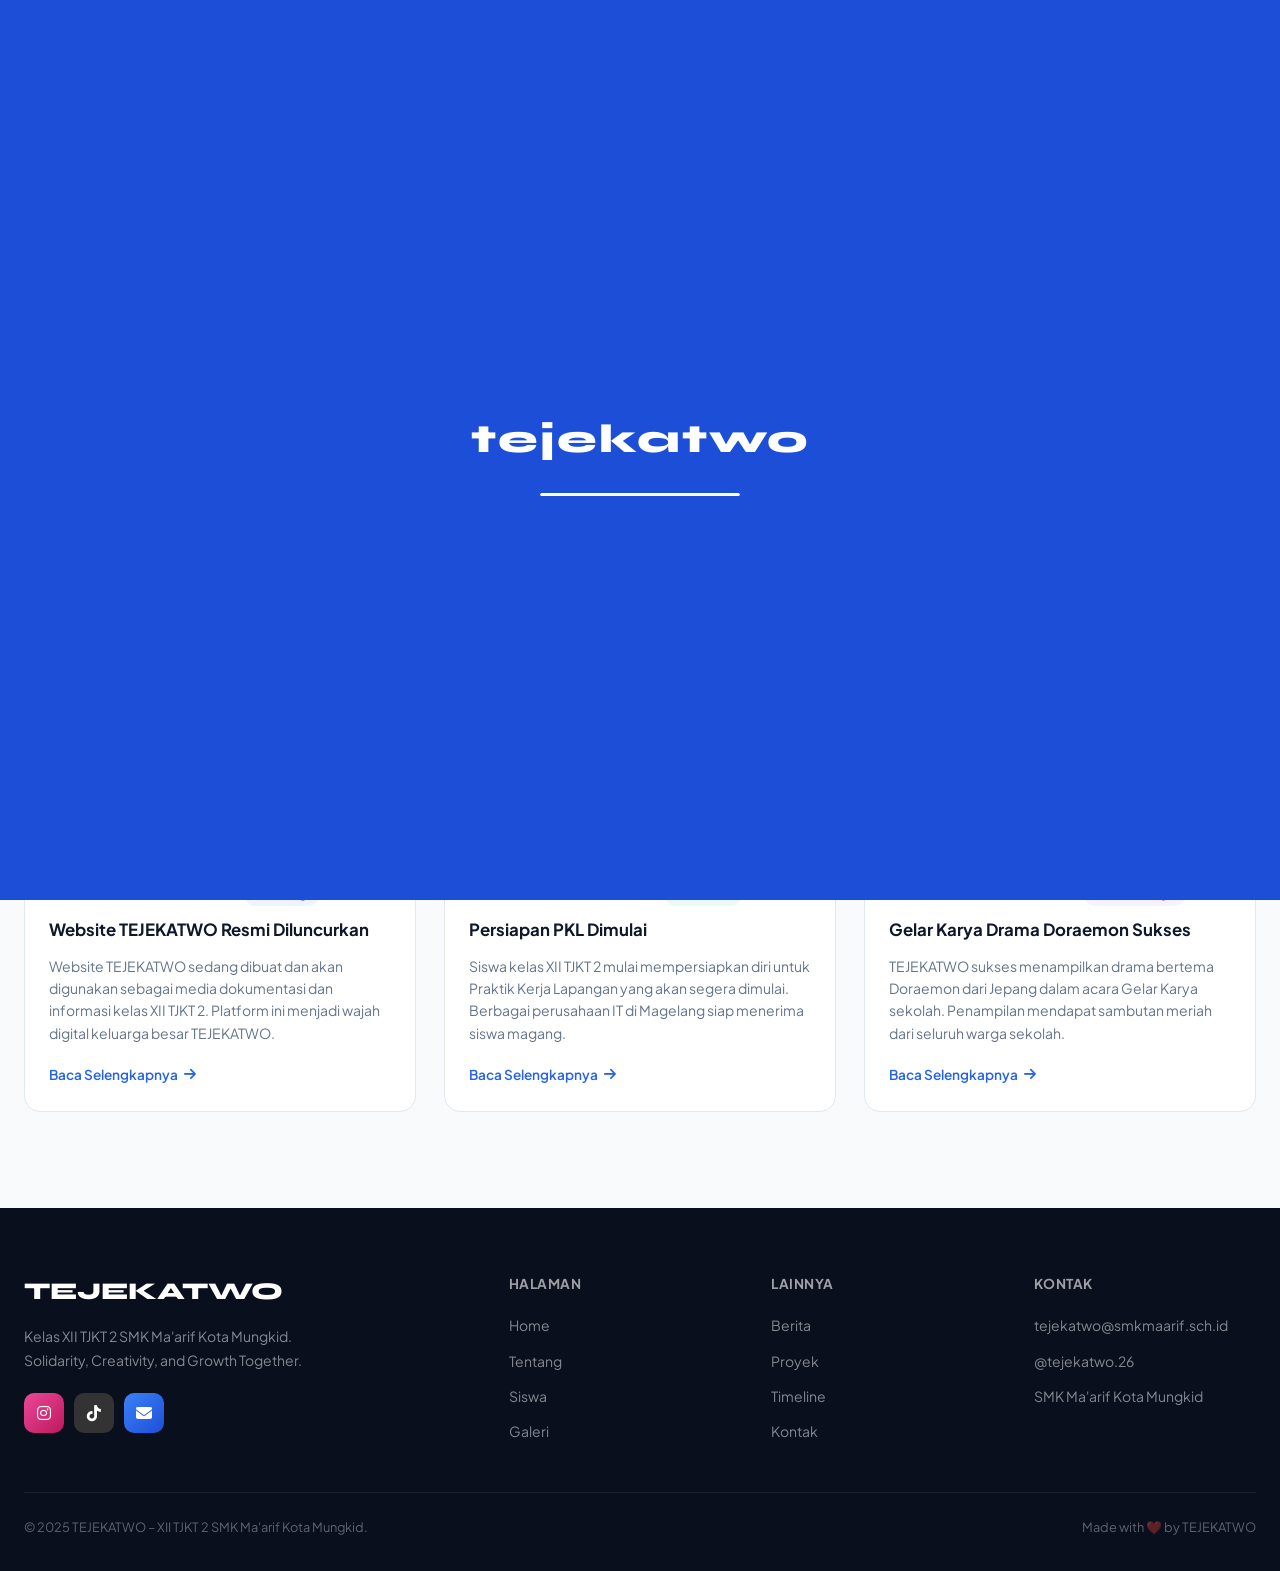
<file: news.html>
<!DOCTYPE html>
<html lang="id" data-theme="light">
<head>
  <meta charset="UTF-8">
  <meta name="viewport" content="width=device-width, initial-scale=1.0">
  <title>Berita – TEJEKATWO XII TJKT 2</title>
  <meta name="description" content="Berita dan artikel terbaru dari kelas XII TJKT 2 SMK Ma'arif Kota Mungkid – TEJEKATWO">
  <link rel="preconnect" href="https://fonts.googleapis.com">
  <link href="https://fonts.googleapis.com/css2?family=Plus+Jakarta+Sans:wght@300;400;500;600;700;800&family=Syne:wght@700;800&display=swap" rel="stylesheet">
  <link rel="stylesheet" href="https://cdnjs.cloudflare.com/ajax/libs/font-awesome/6.5.0/css/all.min.css">
  <link rel="stylesheet" href="assets/css/style.css">
</head>
<body>
<div id="scroll-progress"></div>
<div id="loading-screen"><div class="loader-logo">tejekatwo</div><div class="loader-bar"><div class="loader-fill"></div></div></div>

<nav id="navbar">
  <div class="nav-container">
    <a href="index.html" class="nav-logo"><div class="nav-logo-badge">TEJEKATWO</div></a>
    <ul class="nav-links">
      <li><a href="index.html">Home</a></li>
      <li><a href="about.html">Tentang</a></li>
      <li><a href="students.html">Siswa</a></li>
      <li><a href="gallery.html">Galeri</a></li>
      <li><a href="news.html" class="active">Berita</a></li>
      <li><a href="projects.html">Proyek</a></li>
      <li><a href="timeline.html">Timeline</a></li>
      <li><a href="contact.html">Kontak</a></li>
    </ul>
    <div class="nav-actions">
      <button id="theme-toggle"><i class="fas fa-moon"></i></button>
      <button id="hamburger"><i class="fas fa-bars"></i></button>
    </div>
  </div>
</nav>
<div id="mobile-nav">
  <ul class="mobile-nav-links">
    <li><a href="index.html">🏠 Home</a></li>
    <li><a href="about.html">📖 Tentang</a></li>
    <li><a href="students.html">👥 Siswa</a></li>
    <li><a href="gallery.html">🖼️ Galeri</a></li>
    <li><a href="news.html">📰 Berita</a></li>
    <li><a href="projects.html">💡 Proyek</a></li>
    <li><a href="timeline.html">📅 Timeline</a></li>
    <li><a href="contact.html">📍 Kontak</a></li>
  </ul>
</div>

<!-- Page Hero -->
<section style="background:linear-gradient(135deg,#0f172a,#1d4ed8);padding:120px 0 64px;color:white;position:relative;overflow:hidden">
  <div style="position:absolute;inset:0;background-image:linear-gradient(rgba(255,255,255,0.03) 1px,transparent 1px),linear-gradient(90deg,rgba(255,255,255,0.03) 1px,transparent 1px);background-size:60px 60px;"></div>
  <div class="container" style="position:relative;z-index:1;text-align:center">
    <div class="hero-eyebrow reveal" style="justify-content:center"><i class="fas fa-newspaper"></i> Informasi Terkini</div>
    <h1 style="font-family:'Syne',sans-serif;font-size:clamp(2.5rem,6vw,4rem);font-weight:800;margin:12px 0" class="reveal delay-1">Berita & <span style="color:#60a5fa">Artikel</span></h1>
    <p style="opacity:0.75;max-width:560px;margin:0 auto;font-size:1.05rem" class="reveal delay-2">Update terbaru kegiatan kelas, pengalaman PKL, dan cerita inspiratif dari siswa TEJEKATWO</p>
  </div>
</section>

<!-- ══ BERITA ══ -->
<section class="section" style="background:var(--bg)">
  <div class="container">

    <!-- Controls -->
    <div style="display:flex;flex-wrap:wrap;gap:16px;align-items:flex-start;margin-bottom:32px" class="reveal">
      <div class="search-bar" style="flex:1;min-width:260px;margin:0">
        <i class="fas fa-search search-icon"></i>
        <input type="text" id="news-search" placeholder="Cari berita atau artikel...">
      </div>
    </div>

    <!-- Category Filter -->
    <div class="filter-bar news-filter reveal" style="margin-bottom:40px">
      <button class="filter-btn active" data-filter="all">Semua</button>
      <button class="filter-btn" data-filter="teknologi">Teknologi</button>
      <button class="filter-btn" data-filter="akademik">Akademik</button>
      <button class="filter-btn" data-filter="seni">Seni & Budaya</button>
      <button class="filter-btn" data-filter="event">Event</button>
    </div>

    <!-- News Grid -->
    <div class="news-grid" id="news-grid">
      <article class="news-card reveal delay-1" data-category="teknologi">
        <div class="news-card-header bg-blue"><i class="fas fa-cogs"></i></div>
        <div class="news-card-body">
          <div class="news-meta">
            <span><i class="fas fa-calendar"></i> 20 Oktober 2025</span>
            <span><i class="fas fa-user"></i> Admin</span>
            <span style="background:rgba(37,99,235,0.08);color:var(--primary);padding:2px 10px;border-radius:100px;font-size:0.75rem;font-weight:600">Teknologi</span>
          </div>
          <h3 class="news-card-title">Website TEJEKATWO Resmi Diluncurkan</h3>
          <p class="news-card-desc">Website TEJEKATWO sedang dibuat dan akan digunakan sebagai media dokumentasi dan informasi kelas XII TJKT 2. Platform ini menjadi wajah digital keluarga besar TEJEKATWO.</p>
          <button class="read-more" onclick="openNewsModal(0)">Baca Selengkapnya <i class="fas fa-arrow-right"></i></button>
        </div>
      </article>

      <article class="news-card reveal delay-2" data-category="akademik">
        <div class="news-card-header bg-green"><i class="fas fa-briefcase"></i></div>
        <div class="news-card-body">
          <div class="news-meta">
            <span><i class="fas fa-calendar"></i> 20 Oktober 2025</span>
            <span><i class="fas fa-user"></i> Admin</span>
            <span style="background:rgba(16,185,129,0.08);color:#059669;padding:2px 10px;border-radius:100px;font-size:0.75rem;font-weight:600">Akademik</span>
          </div>
          <h3 class="news-card-title">Persiapan PKL Dimulai</h3>
          <p class="news-card-desc">Siswa kelas XII TJKT 2 mulai mempersiapkan diri untuk Praktik Kerja Lapangan yang akan segera dimulai. Berbagai perusahaan IT di Magelang siap menerima siswa magang.</p>
          <button class="read-more" onclick="openNewsModal(1)">Baca Selengkapnya <i class="fas fa-arrow-right"></i></button>
        </div>
      </article>

      <article class="news-card reveal delay-3" data-category="seni">
        <div class="news-card-header bg-purple"><i class="fas fa-theater-masks"></i></div>
        <div class="news-card-body">
          <div class="news-meta">
            <span><i class="fas fa-calendar"></i> 20 Oktober 2025</span>
            <span><i class="fas fa-user"></i> Admin</span>
            <span style="background:rgba(139,92,246,0.08);color:#7c3aed;padding:2px 10px;border-radius:100px;font-size:0.75rem;font-weight:600">Seni & Budaya</span>
          </div>
          <h3 class="news-card-title">Gelar Karya Drama Doraemon Sukses</h3>
          <p class="news-card-desc">TEJEKATWO sukses menampilkan drama bertema Doraemon dari Jepang dalam acara Gelar Karya sekolah. Penampilan mendapat sambutan meriah dari seluruh warga sekolah.</p>
          <button class="read-more" onclick="openNewsModal(2)">Baca Selengkapnya <i class="fas fa-arrow-right"></i></button>
        </div>
      </article>
    </div>

    <!-- Empty state -->
    <div id="news-empty" style="display:none;text-align:center;padding:80px 0;color:var(--text-muted)">
      <i class="fas fa-newspaper" style="font-size:3rem;opacity:0.3;margin-bottom:16px;display:block"></i>
      <p>Tidak ada berita ditemukan.</p>
    </div>
  </div>
</section>

<!-- News Detail Modal -->
<div class="modal-overlay" id="news-modal" style="position:fixed">
  <div class="modal" style="position:relative;max-width:600px">
    <button class="modal-close" onclick="closeNewsModal()"><i class="fas fa-times"></i></button>
    <div id="news-modal-header" class="news-card-header bg-blue" style="height:200px;font-size:4rem"><i class="fas fa-newspaper"></i></div>
    <div class="modal-body">
      <div id="news-modal-meta" class="news-meta" style="margin-bottom:12px"></div>
      <h2 id="news-modal-title" class="modal-name" style="font-size:1.4rem;margin-bottom:12px"></h2>
      <p id="news-modal-body" style="color:var(--text-muted);line-height:1.8;font-size:0.95rem"></p>
    </div>
  </div>
</div>

<footer>
  <div class="container">
    <div class="footer-grid">
      <div><div class="footer-logo">TEJEKATWO</div><p class="footer-desc">Kelas XII TJKT 2 SMK Ma'arif Kota Mungkid.<br>Solidarity, Creativity, and Growth Together.</p><div class="footer-social" style="margin-top:20px"><a href="http://www.instagram.com/tejekatwo.26" target="_blank" class="social-btn bg-pink"><i class="fab fa-instagram"></i></a><a href="http://www.tiktok.com/@tjkt.2.archive" target="_blank" class="social-btn" style="background:#333"><i class="fab fa-tiktok"></i></a><a href="mailto:tejekatwo@smkmaarif.sch.id" class="social-btn bg-blue"><i class="fas fa-envelope"></i></a></div></div>
      <div><div class="footer-heading">Halaman</div><ul class="footer-links"><li><a href="index.html">Home</a></li><li><a href="about.html">Tentang</a></li><li><a href="students.html">Siswa</a></li><li><a href="gallery.html">Galeri</a></li></ul></div>
      <div><div class="footer-heading">Lainnya</div><ul class="footer-links"><li><a href="news.html">Berita</a></li><li><a href="projects.html">Proyek</a></li><li><a href="timeline.html">Timeline</a></li><li><a href="contact.html">Kontak</a></li></ul></div>
      <div><div class="footer-heading">Kontak</div><ul class="footer-links"><li><a href="mailto:tejekatwo@smkmaarif.sch.id">tejekatwo@smkmaarif.sch.id</a></li><li><a href="#">@tejekatwo.26</a></li><li><a href="#">SMK Ma'arif Kota Mungkid</a></li></ul></div>
    </div>
    <hr class="footer-divider">
    <div class="footer-bottom"><span class="footer-copy">© 2025 TEJEKATWO – XII TJKT 2 SMK Ma'arif Kota Mungkid.</span><span class="footer-copy">Made with ❤️ by TEJEKATWO</span></div>
  </div>
</footer>
<button id="back-to-top"><i class="fas fa-arrow-up"></i></button>

<script src="assets/js/data.js"></script>
<script src="assets/js/main.js"></script>
<script>
// News modal data
const newsDetails = [
  {
    title: "Website TEJEKATWO Resmi Diluncurkan",
    date: "20 Oktober 2025", author: "Admin", kategori: "Teknologi",
    headerClass: "bg-blue", icon: "fa-cogs",
    body: `Website resmi kelas TEJEKATWO – XII TJKT 2 SMK Ma'arif Kota Mungkid kini resmi hadir sebagai platform digital kebanggaan kelas. Website ini dirancang sebagai wadah untuk berbagi informasi, mendokumentasikan kegiatan, dan mempererat tali silaturahmi antar seluruh warga kelas.\n\nDengan fitur lengkap mulai dari profil siswa, galeri kegiatan, berita terbaru, hingga proyek unggulan, website ini diharapkan menjadi identitas digital yang membanggakan untuk angkatan 2026.\n\nPengembangan website ini merupakan salah satu bentuk nyata kompetensi siswa TJKT dalam bidang teknologi informasi. Ke depannya, website akan terus diperbarui dengan konten-konten menarik seputar kehidupan kelas.`
  },
  {
    title: "Persiapan PKL Dimulai",
    date: "20 Oktober 2025", author: "Admin", kategori: "Akademik",
    headerClass: "bg-green", icon: "fa-briefcase",
    body: `Siswa kelas XII TJKT 2 mulai memasuki fase persiapan Praktik Kerja Lapangan (PKL) yang rencananya akan dilaksanakan mulai Januari 2025. PKL merupakan program wajib yang memberikan pengalaman kerja nyata di dunia industri IT.\n\nBerbagai perusahaan dan instansi di wilayah Magelang dan sekitarnya telah menyatakan kesediaan untuk menerima siswa TJKT 2 sebagai peserta magang. Mulai dari perusahaan teknologi, instansi pemerintah, hingga lembaga pendidikan.\n\nSiswa dipersiapkan untuk mengaplikasikan ilmu jaringan komputer, pemrograman web, dan administrasi sistem yang telah dipelajari selama dua tahun di bangku sekolah. Program PKL ini diharapkan dapat membuka peluang karir bagi para lulusan.`
  },
  {
    title: "Gelar Karya Drama Doraemon Sukses",
    date: "20 Oktober 2025", author: "Admin", kategori: "Seni & Budaya",
    headerClass: "bg-purple", icon: "fa-theater-masks",
    body: `Kelas XII TJKT 2 berhasil memukau seluruh warga SMK Ma'arif Kota Mungkid dalam acara Gelar Karya dengan menampilkan pertunjukan drama bertema Doraemon dari Jepang.\n\nDengan persiapan intensif selama beberapa minggu, para siswa berhasil menampilkan pertunjukan yang menghibur sekaligus sarat makna. Kostum yang menarik, dialog yang mengalir, dan akting yang memukau menjadi bukti nyata kreativitas warga TEJEKATWO.\n\nPenampilan ini mendapat tepuk tangan meriah dari seluruh penonton yang hadir. Drama ini berhasil menyampaikan pesan tentang persahabatan, kerja keras, dan mimpi — nilai-nilai yang sejalan dengan semangat TEJEKATWO.\n\n"Ini adalah momen yang tidak akan pernah kami lupakan. Kami bangga bisa menampilkan yang terbaik untuk sekolah," ujar salah satu panitia acara.`
  }
];

function openNewsModal(idx) {
  const n = newsDetails[idx];
  const overlay = document.getElementById('news-modal');
  document.getElementById('news-modal-header').className = `news-card-header ${n.headerClass}`;
  document.getElementById('news-modal-header').innerHTML = `<i class="fas ${n.icon}"></i>`;
  document.getElementById('news-modal-meta').innerHTML = `<span><i class="fas fa-calendar"></i> ${n.date}</span><span><i class="fas fa-user"></i> ${n.author}</span>`;
  document.getElementById('news-modal-title').textContent = n.title;
  document.getElementById('news-modal-body').innerHTML = n.body.split('\n\n').map(p => `<p style="margin-bottom:12px">${p}</p>`).join('');
  overlay.classList.add('open');
  document.body.style.overflow = 'hidden';
}
function closeNewsModal() {
  document.getElementById('news-modal').classList.remove('open');
  document.body.style.overflow = '';
}
document.getElementById('news-modal').addEventListener('click', e => {
  if (e.target === document.getElementById('news-modal')) closeNewsModal();
});

// Category filter
document.querySelectorAll('.news-filter .filter-btn').forEach(btn => {
  btn.addEventListener('click', () => {
    document.querySelectorAll('.news-filter .filter-btn').forEach(b => b.classList.remove('active'));
    btn.classList.add('active');
    const cat = btn.getAttribute('data-filter');
    let visibleCount = 0;
    document.querySelectorAll('#news-grid .news-card').forEach(card => {
      const cardCat = card.getAttribute('data-category');
      const match = cat === 'all' || cardCat === cat;
      card.style.display = match ? '' : 'none';
      if (match) visibleCount++;
    });
    document.getElementById('news-empty').style.display = visibleCount === 0 ? 'block' : 'none';
  });
});

// Combined search + category filter
document.getElementById('news-search').addEventListener('input', function() {
  const q = this.value.toLowerCase();
  const activeCat = document.querySelector('.news-filter .filter-btn.active')?.getAttribute('data-filter') || 'all';
  let visibleCount = 0;
  document.querySelectorAll('#news-grid .news-card').forEach(card => {
    const title = card.querySelector('.news-card-title')?.textContent.toLowerCase() || '';
    const desc = card.querySelector('.news-card-desc')?.textContent.toLowerCase() || '';
    const cardCat = card.getAttribute('data-category');
    const matchSearch = title.includes(q) || desc.includes(q);
    const matchCat = activeCat === 'all' || cardCat === activeCat;
    const show = matchSearch && matchCat;
    card.style.display = show ? '' : 'none';
    if (show) visibleCount++;
  });
  document.getElementById('news-empty').style.display = visibleCount === 0 ? 'block' : 'none';
});
</script>
</body>
</html>
</file>
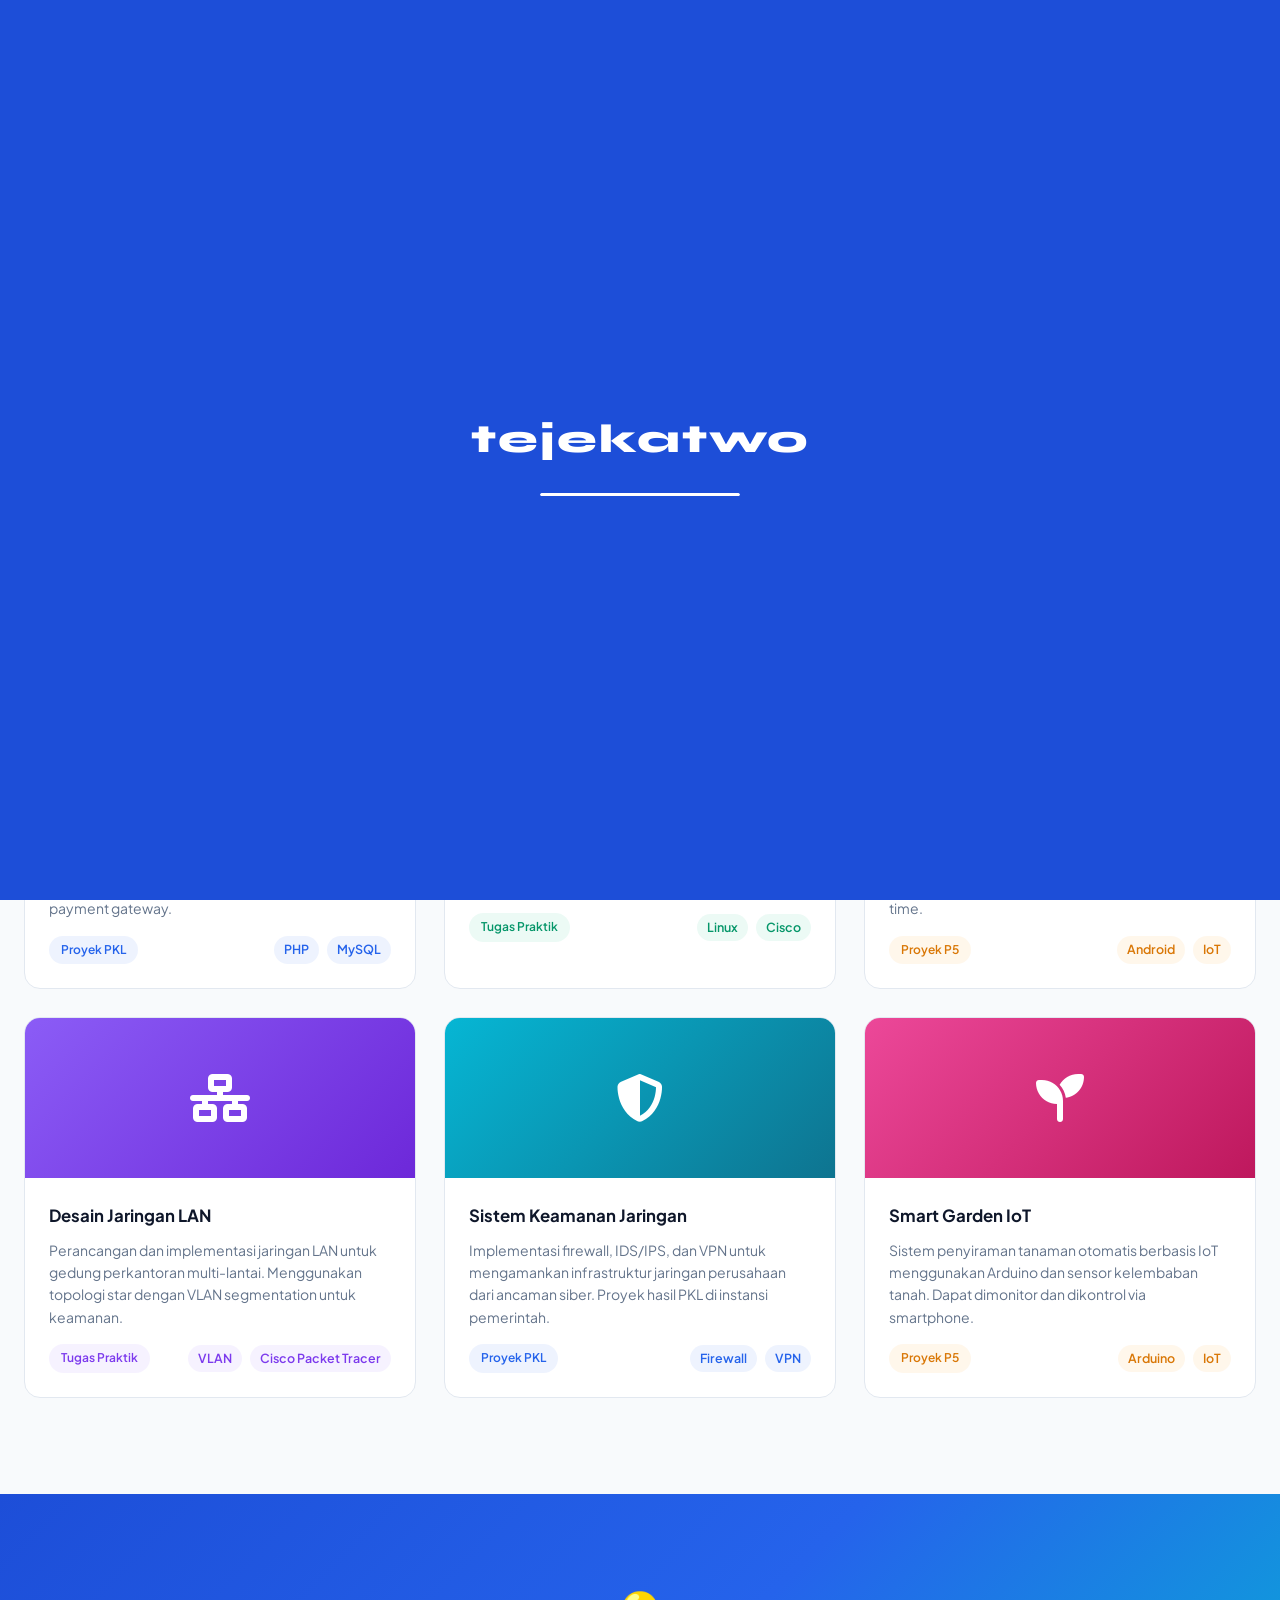
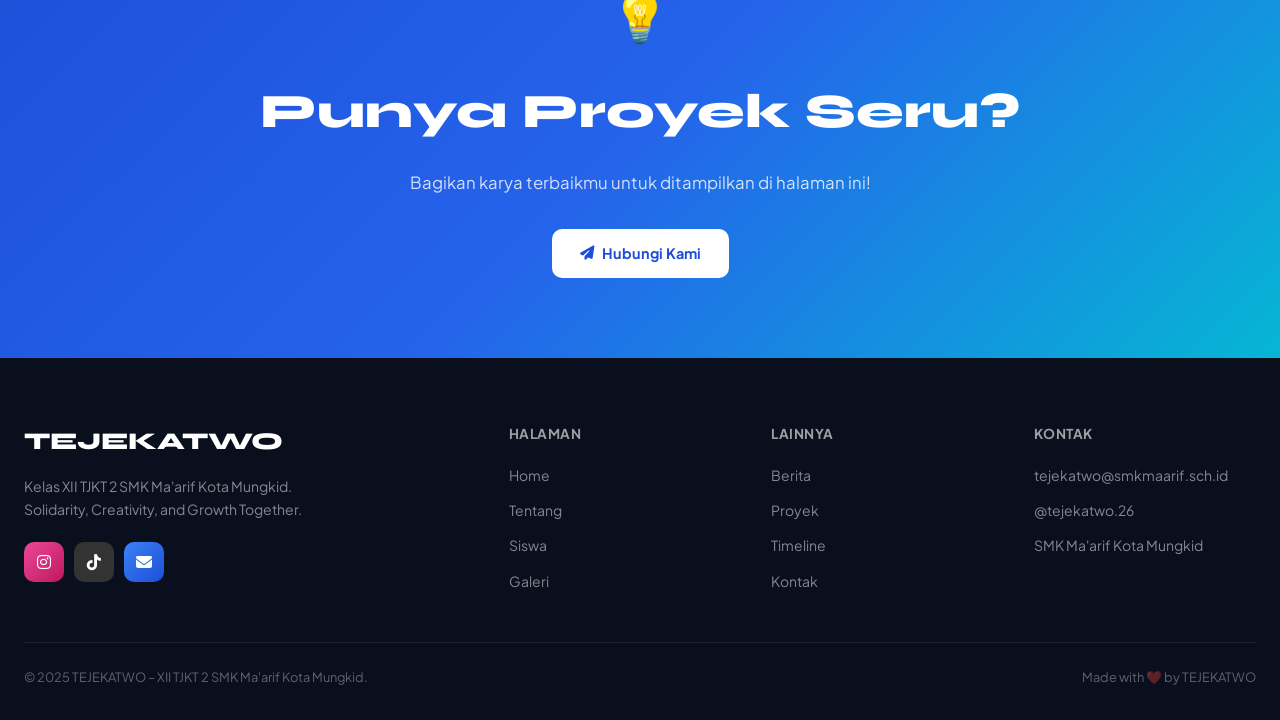
<file: projects.html>
<!DOCTYPE html>
<html lang="id" data-theme="light">
<head>
  <meta charset="UTF-8">
  <meta name="viewport" content="width=device-width, initial-scale=1.0">
  <title>Proyek – TEJEKATWO XII TJKT 2</title>
  <meta name="description" content="Proyek dan karya unggulan siswa kelas XII TJKT 2 SMK Ma'arif Kota Mungkid – TEJEKATWO">
  <link rel="preconnect" href="https://fonts.googleapis.com">
  <link href="https://fonts.googleapis.com/css2?family=Plus+Jakarta+Sans:wght@300;400;500;600;700;800&family=Syne:wght@700;800&display=swap" rel="stylesheet">
  <link rel="stylesheet" href="https://cdnjs.cloudflare.com/ajax/libs/font-awesome/6.5.0/css/all.min.css">
  <link rel="stylesheet" href="assets/css/style.css">
</head>
<body>
<div id="scroll-progress"></div>
<div id="loading-screen"><div class="loader-logo">tejekatwo</div><div class="loader-bar"><div class="loader-fill"></div></div></div>

<nav id="navbar">
  <div class="nav-container">
    <a href="index.html" class="nav-logo"><div class="nav-logo-badge">TEJEKATWO</div></a>
    <ul class="nav-links">
      <li><a href="index.html">Home</a></li>
      <li><a href="about.html">Tentang</a></li>
      <li><a href="students.html">Siswa</a></li>
      <li><a href="gallery.html">Galeri</a></li>
      <li><a href="news.html">Berita</a></li>
      <li><a href="projects.html" class="active">Proyek</a></li>
      <li><a href="timeline.html">Timeline</a></li>
      <li><a href="contact.html">Kontak</a></li>
    </ul>
    <div class="nav-actions">
      <button id="theme-toggle"><i class="fas fa-moon"></i></button>
      <button id="hamburger"><i class="fas fa-bars"></i></button>
    </div>
  </div>
</nav>
<div id="mobile-nav">
  <ul class="mobile-nav-links">
    <li><a href="index.html">🏠 Home</a></li>
    <li><a href="about.html">📖 Tentang</a></li>
    <li><a href="students.html">👥 Siswa</a></li>
    <li><a href="gallery.html">🖼️ Galeri</a></li>
    <li><a href="news.html">📰 Berita</a></li>
    <li><a href="projects.html">💡 Proyek</a></li>
    <li><a href="timeline.html">📅 Timeline</a></li>
    <li><a href="contact.html">📍 Kontak</a></li>
  </ul>
</div>

<!-- Page Hero -->
<section style="background:linear-gradient(135deg,#0f172a,#4c1d95);padding:120px 0 64px;color:white;position:relative;overflow:hidden">
  <div style="position:absolute;inset:0;background-image:linear-gradient(rgba(255,255,255,0.03) 1px,transparent 1px),linear-gradient(90deg,rgba(255,255,255,0.03) 1px,transparent 1px);background-size:60px 60px;"></div>
  <div style="position:absolute;inset:0;background:radial-gradient(ellipse at 70% 50%,rgba(139,92,246,0.25) 0%,transparent 60%)"></div>
  <div class="container" style="position:relative;z-index:1;text-align:center">
    <div class="hero-eyebrow reveal" style="justify-content:center"><i class="fas fa-lightbulb"></i> Inovasi & Karya</div>
    <h1 style="font-family:'Syne',sans-serif;font-size:clamp(2.5rem,6vw,4rem);font-weight:800;margin:12px 0" class="reveal delay-1">Proyek & <span style="color:#c4b5fd">Karya Siswa</span></h1>
    <p style="opacity:0.75;max-width:560px;margin:0 auto;font-size:1.05rem" class="reveal delay-2">Showcase hasil karya dan proyek terbaik dari siswa TEJEKATWO dalam bidang teknologi</p>
  </div>
</section>

<!-- ══ FILTER ══ -->
<section class="section" style="background:var(--bg)">
  <div class="container">

    <div class="filter-bar project-filter reveal" style="justify-content:center;margin-bottom:48px">
      <button class="filter-btn active" data-filter="all">Semua</button>
      <button class="filter-btn" data-filter="pkl">Proyek PKL</button>
      <button class="filter-btn" data-filter="praktik">Tugas Praktik</button>
      <button class="filter-btn" data-filter="p5">Proyek P5</button>
    </div>

    <!-- Projects Grid -->
    <div style="display:grid;grid-template-columns:repeat(auto-fill,minmax(320px,1fr));gap:28px" id="projects-grid">

      <div class="project-card reveal delay-1" data-category="pkl">
        <div class="project-card-header bg-blue"><i class="fas fa-globe"></i></div>
        <div class="project-card-body">
          <h3 class="project-card-title">Website E-Commerce</h3>
          <p class="project-card-desc">Platform jual beli online dengan fitur lengkap menggunakan PHP dan MySQL. Dilengkapi dengan sistem manajemen produk, keranjang belanja, dan payment gateway.</p>
          <div class="project-card-footer">
            <span class="project-badge">Proyek PKL</span>
            <div style="display:flex;gap:8px">
              <span style="font-size:0.78rem;background:rgba(37,99,235,0.08);color:var(--primary);padding:3px 10px;border-radius:100px;font-weight:600">PHP</span>
              <span style="font-size:0.78rem;background:rgba(37,99,235,0.08);color:var(--primary);padding:3px 10px;border-radius:100px;font-weight:600">MySQL</span>
            </div>
          </div>
        </div>
      </div>

      <div class="project-card reveal delay-2" data-category="praktik">
        <div class="project-card-header bg-green"><i class="fas fa-server"></i></div>
        <div class="project-card-body">
          <h3 class="project-card-title">Konfigurasi Server</h3>
          <p class="project-card-desc">Setup dan konfigurasi web server, database server, dan file server untuk jaringan lokal sekolah. Menggunakan Linux Ubuntu Server dan Cisco router.</p>
          <div class="project-card-footer">
            <span class="project-badge" style="background:rgba(16,185,129,0.08);color:#059669">Tugas Praktik</span>
            <div style="display:flex;gap:8px">
              <span style="font-size:0.78rem;background:rgba(16,185,129,0.08);color:#059669;padding:3px 10px;border-radius:100px;font-weight:600">Linux</span>
              <span style="font-size:0.78rem;background:rgba(16,185,129,0.08);color:#059669;padding:3px 10px;border-radius:100px;font-weight:600">Cisco</span>
            </div>
          </div>
        </div>
      </div>

      <div class="project-card reveal delay-3" data-category="p5">
        <div class="project-card-header bg-orange"><i class="fas fa-mobile-alt"></i></div>
        <div class="project-card-body">
          <h3 class="project-card-title">Aplikasi Mobile Monitoring</h3>
          <p class="project-card-desc">Aplikasi Android untuk monitoring jaringan dan sistem komputer berbasis IoT. Memungkinkan administrator memantau status jaringan secara real-time.</p>
          <div class="project-card-footer">
            <span class="project-badge" style="background:rgba(245,158,11,0.08);color:#d97706">Proyek P5</span>
            <div style="display:flex;gap:8px">
              <span style="font-size:0.78rem;background:rgba(245,158,11,0.08);color:#d97706;padding:3px 10px;border-radius:100px;font-weight:600">Android</span>
              <span style="font-size:0.78rem;background:rgba(245,158,11,0.08);color:#d97706;padding:3px 10px;border-radius:100px;font-weight:600">IoT</span>
            </div>
          </div>
        </div>
      </div>

      <div class="project-card reveal delay-1" data-category="praktik">
        <div class="project-card-header bg-purple"><i class="fas fa-network-wired"></i></div>
        <div class="project-card-body">
          <h3 class="project-card-title">Desain Jaringan LAN</h3>
          <p class="project-card-desc">Perancangan dan implementasi jaringan LAN untuk gedung perkantoran multi-lantai. Menggunakan topologi star dengan VLAN segmentation untuk keamanan.</p>
          <div class="project-card-footer">
            <span class="project-badge" style="background:rgba(139,92,246,0.08);color:#7c3aed">Tugas Praktik</span>
            <div style="display:flex;gap:8px">
              <span style="font-size:0.78rem;background:rgba(139,92,246,0.08);color:#7c3aed;padding:3px 10px;border-radius:100px;font-weight:600">VLAN</span>
              <span style="font-size:0.78rem;background:rgba(139,92,246,0.08);color:#7c3aed;padding:3px 10px;border-radius:100px;font-weight:600">Cisco Packet Tracer</span>
            </div>
          </div>
        </div>
      </div>

      <div class="project-card reveal delay-2" data-category="pkl">
        <div class="project-card-header bg-cyan"><i class="fas fa-shield-alt"></i></div>
        <div class="project-card-body">
          <h3 class="project-card-title">Sistem Keamanan Jaringan</h3>
          <p class="project-card-desc">Implementasi firewall, IDS/IPS, dan VPN untuk mengamankan infrastruktur jaringan perusahaan dari ancaman siber. Proyek hasil PKL di instansi pemerintah.</p>
          <div class="project-card-footer">
            <span class="project-badge">Proyek PKL</span>
            <div style="display:flex;gap:8px">
              <span style="font-size:0.78rem;background:rgba(37,99,235,0.08);color:var(--primary);padding:3px 10px;border-radius:100px;font-weight:600">Firewall</span>
              <span style="font-size:0.78rem;background:rgba(37,99,235,0.08);color:var(--primary);padding:3px 10px;border-radius:100px;font-weight:600">VPN</span>
            </div>
          </div>
        </div>
      </div>

      <div class="project-card reveal delay-3" data-category="p5">
        <div class="project-card-header" style="background:linear-gradient(135deg,#ec4899,#be185d);height:160px;display:flex;align-items:center;justify-content:center;font-size:3rem;color:white"><i class="fas fa-seedling"></i></div>
        <div class="project-card-body">
          <h3 class="project-card-title">Smart Garden IoT</h3>
          <p class="project-card-desc">Sistem penyiraman tanaman otomatis berbasis IoT menggunakan Arduino dan sensor kelembaban tanah. Dapat dimonitor dan dikontrol via smartphone.</p>
          <div class="project-card-footer">
            <span class="project-badge" style="background:rgba(245,158,11,0.08);color:#d97706">Proyek P5</span>
            <div style="display:flex;gap:8px">
              <span style="font-size:0.78rem;background:rgba(245,158,11,0.08);color:#d97706;padding:3px 10px;border-radius:100px;font-weight:600">Arduino</span>
              <span style="font-size:0.78rem;background:rgba(245,158,11,0.08);color:#d97706;padding:3px 10px;border-radius:100px;font-weight:600">IoT</span>
            </div>
          </div>
        </div>
      </div>

    </div>

    <!-- Empty state -->
    <div id="projects-empty" style="display:none;text-align:center;padding:80px 0;color:var(--text-muted)">
      <i class="fas fa-folder-open" style="font-size:3rem;opacity:0.3;margin-bottom:16px;display:block"></i>
      <p>Tidak ada proyek dalam kategori ini.</p>
    </div>
  </div>
</section>

<!-- CTA -->
<section class="cta-section">
  <div class="container">
    <div class="reveal">
      <div style="font-size:3rem;margin-bottom:16px">💡</div>
      <h2 class="cta-title">Punya Proyek Seru?</h2>
      <p class="cta-desc">Bagikan karya terbaikmu untuk ditampilkan di halaman ini!</p>
      <a href="contact.html" class="btn-primary">
        <i class="fas fa-paper-plane"></i> Hubungi Kami
      </a>
    </div>
  </div>
</section>

<footer>
  <div class="container">
    <div class="footer-grid">
      <div><div class="footer-logo">TEJEKATWO</div><p class="footer-desc">Kelas XII TJKT 2 SMK Ma'arif Kota Mungkid.<br>Solidarity, Creativity, and Growth Together.</p><div class="footer-social" style="margin-top:20px"><a href="http://www.instagram.com/tejekatwo.26" target="_blank" class="social-btn bg-pink"><i class="fab fa-instagram"></i></a><a href="http://www.tiktok.com/@tjkt.2.archive" target="_blank" class="social-btn" style="background:#333"><i class="fab fa-tiktok"></i></a><a href="mailto:tejekatwo@smkmaarif.sch.id" class="social-btn bg-blue"><i class="fas fa-envelope"></i></a></div></div>
      <div><div class="footer-heading">Halaman</div><ul class="footer-links"><li><a href="index.html">Home</a></li><li><a href="about.html">Tentang</a></li><li><a href="students.html">Siswa</a></li><li><a href="gallery.html">Galeri</a></li></ul></div>
      <div><div class="footer-heading">Lainnya</div><ul class="footer-links"><li><a href="news.html">Berita</a></li><li><a href="projects.html">Proyek</a></li><li><a href="timeline.html">Timeline</a></li><li><a href="contact.html">Kontak</a></li></ul></div>
      <div><div class="footer-heading">Kontak</div><ul class="footer-links"><li><a href="mailto:tejekatwo@smkmaarif.sch.id">tejekatwo@smkmaarif.sch.id</a></li><li><a href="#">@tejekatwo.26</a></li><li><a href="#">SMK Ma'arif Kota Mungkid</a></li></ul></div>
    </div>
    <hr class="footer-divider">
    <div class="footer-bottom"><span class="footer-copy">© 2025 TEJEKATWO – XII TJKT 2 SMK Ma'arif Kota Mungkid.</span><span class="footer-copy">Made with ❤️ by TEJEKATWO</span></div>
  </div>
</footer>
<button id="back-to-top"><i class="fas fa-arrow-up"></i></button>

<script src="assets/js/data.js"></script>
<script src="assets/js/main.js"></script>
<script>
document.querySelectorAll('.project-filter .filter-btn').forEach(btn => {
  btn.addEventListener('click', () => {
    document.querySelectorAll('.project-filter .filter-btn').forEach(b => b.classList.remove('active'));
    btn.classList.add('active');
    const cat = btn.getAttribute('data-filter');
    let visibleCount = 0;
    document.querySelectorAll('#projects-grid .project-card').forEach(card => {
      const cardCat = card.getAttribute('data-category');
      const show = cat === 'all' || cardCat === cat;
      card.style.display = show ? '' : 'none';
      if (show) visibleCount++;
    });
    document.getElementById('projects-empty').style.display = visibleCount === 0 ? 'block' : 'none';
  });
});
</script>
</body>
</html>
</file>
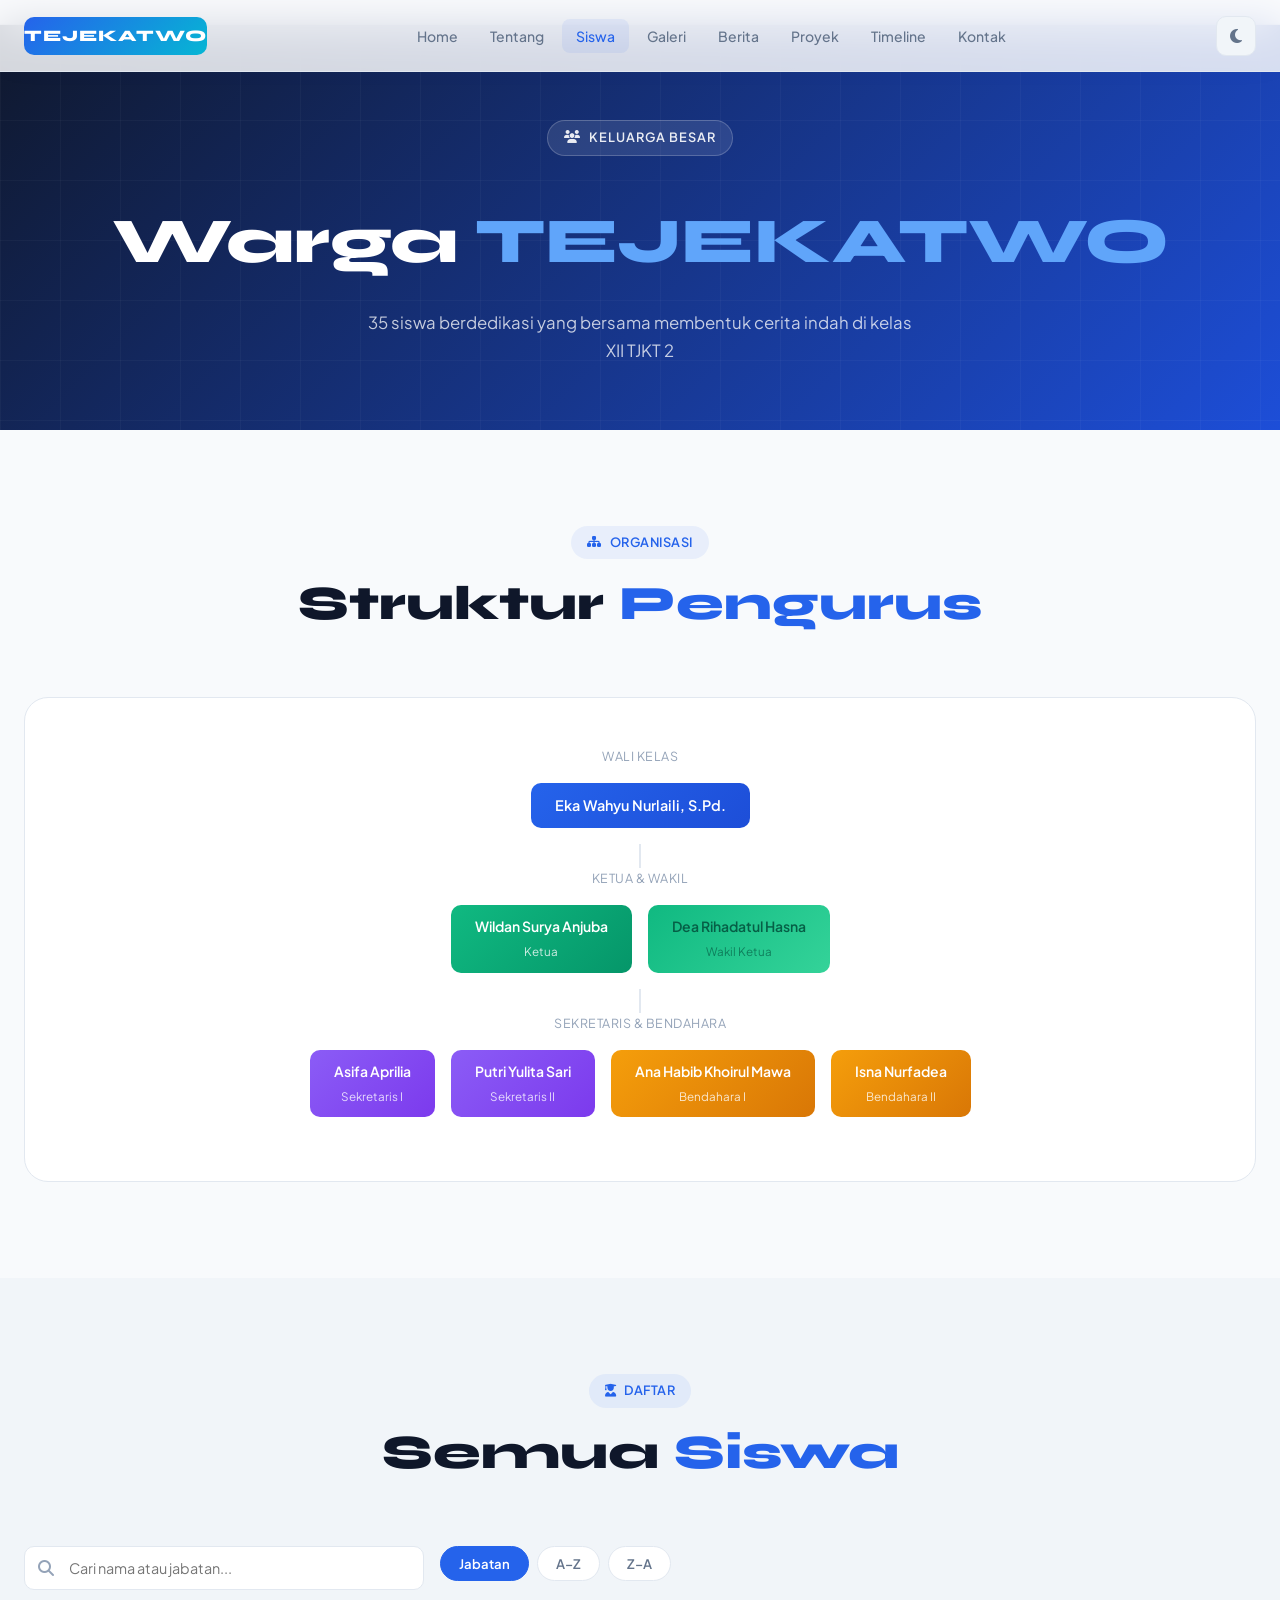
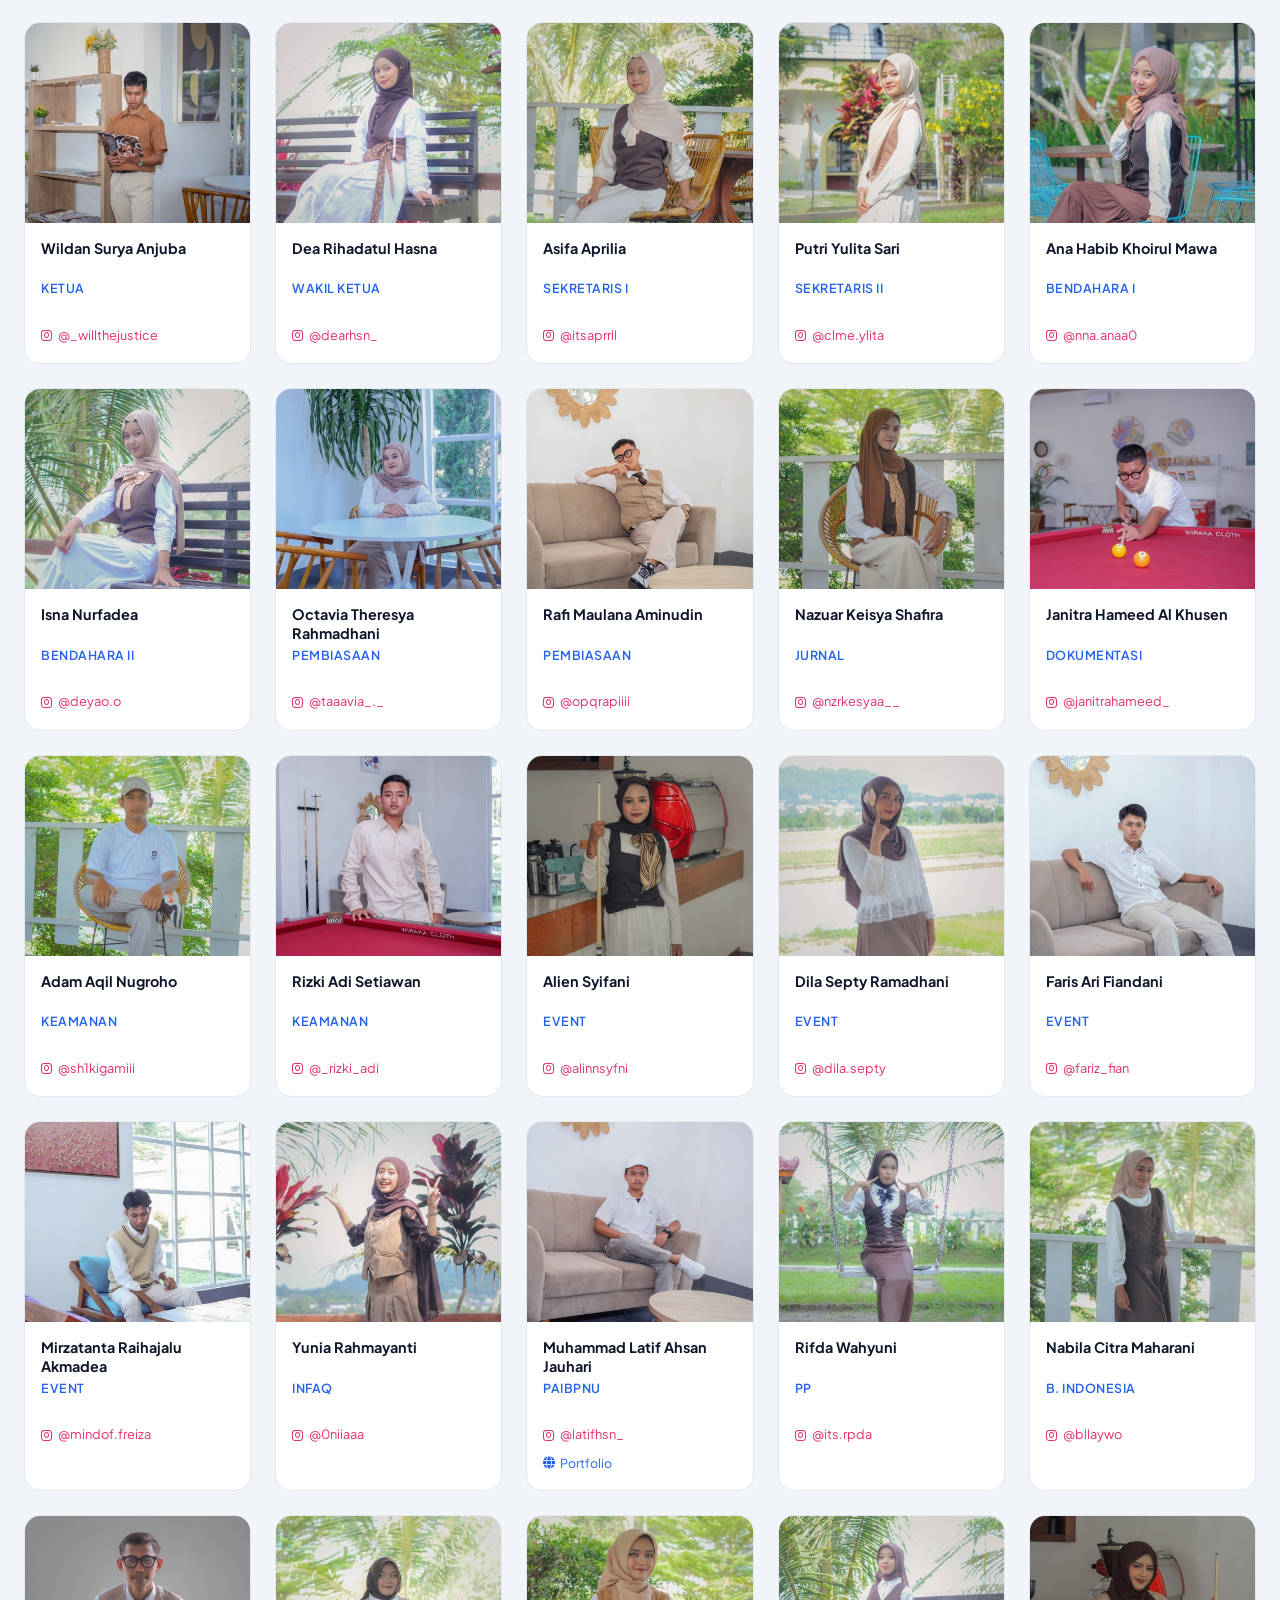
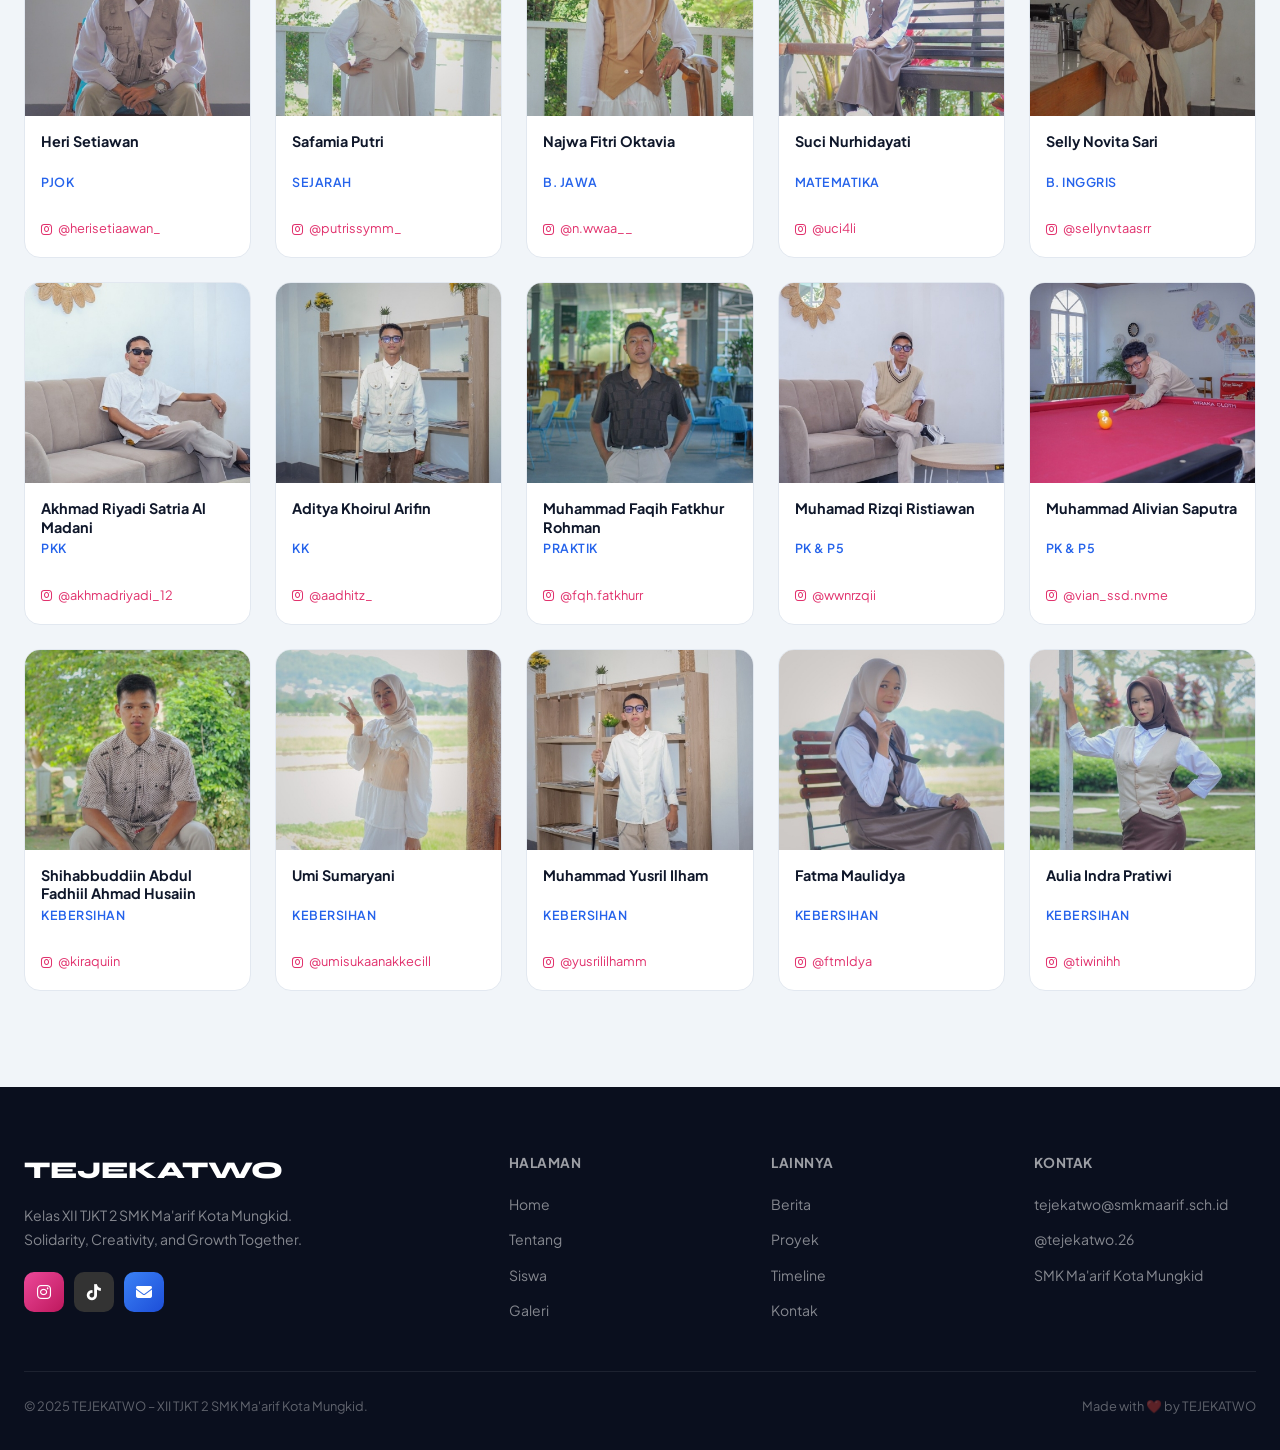
<file: students.html>
<!DOCTYPE html>
<html lang="id" data-theme="light">
<head>
  <meta charset="UTF-8">
  <meta name="viewport" content="width=device-width, initial-scale=1.0">
  <title>Siswa – TEJEKATWO XII TJKT 2</title>
  <meta name="description" content="Daftar lengkap siswa kelas XII TJKT 2 SMK Ma'arif Kota Mungkid – TEJEKATWO">
  <link rel="preconnect" href="https://fonts.googleapis.com">
  <link href="https://fonts.googleapis.com/css2?family=Plus+Jakarta+Sans:wght@300;400;500;600;700;800&family=Syne:wght@700;800&display=swap" rel="stylesheet">
  <link rel="stylesheet" href="https://cdnjs.cloudflare.com/ajax/libs/font-awesome/6.5.0/css/all.min.css">
  <link rel="stylesheet" href="assets/css/style.css">
</head>
<body>
<div id="scroll-progress"></div>
<div id="loading-screen"><div class="loader-logo">tejekatwo</div><div class="loader-bar"><div class="loader-fill"></div></div></div>

<nav id="navbar">
  <div class="nav-container">
    <a href="index.html" class="nav-logo"><div class="nav-logo-badge">TEJEKATWO</div></a>
    <ul class="nav-links">
      <li><a href="index.html">Home</a></li>
      <li><a href="about.html">Tentang</a></li>
      <li><a href="students.html" class="active">Siswa</a></li>
      <li><a href="gallery.html">Galeri</a></li>
      <li><a href="news.html">Berita</a></li>
      <li><a href="projects.html">Proyek</a></li>
      <li><a href="timeline.html">Timeline</a></li>
      <li><a href="contact.html">Kontak</a></li>
    </ul>
    <div class="nav-actions">
      <button id="theme-toggle"><i class="fas fa-moon"></i></button>
      <button id="hamburger"><i class="fas fa-bars"></i></button>
    </div>
  </div>
</nav>
<div id="mobile-nav">
  <ul class="mobile-nav-links">
    <li><a href="index.html">🏠 Home</a></li>
    <li><a href="about.html">📖 Tentang</a></li>
    <li><a href="students.html">👥 Siswa</a></li>
    <li><a href="gallery.html">🖼️ Galeri</a></li>
    <li><a href="news.html">📰 Berita</a></li>
    <li><a href="projects.html">💡 Proyek</a></li>
    <li><a href="timeline.html">📅 Timeline</a></li>
    <li><a href="contact.html">📍 Kontak</a></li>
  </ul>
</div>

<!-- Page Hero -->
<section style="background:linear-gradient(135deg,#0f172a,#1d4ed8);padding:120px 0 64px;color:white;position:relative;overflow:hidden">
  <div style="position:absolute;inset:0;background-image:linear-gradient(rgba(255,255,255,0.03) 1px,transparent 1px),linear-gradient(90deg,rgba(255,255,255,0.03) 1px,transparent 1px);background-size:60px 60px;"></div>
  <div class="container" style="position:relative;z-index:1;text-align:center">
    <div class="hero-eyebrow reveal" style="justify-content:center"><i class="fas fa-users"></i> Keluarga Besar</div>
    <h1 style="font-family:'Syne',sans-serif;font-size:clamp(2.5rem,6vw,4rem);font-weight:800;margin:12px 0" class="reveal delay-1">Warga <span style="color:#60a5fa">TEJEKATWO</span></h1>
    <p style="opacity:0.75;max-width:560px;margin:0 auto;font-size:1.05rem" class="reveal delay-2">35 siswa berdedikasi yang bersama membentuk cerita indah di kelas XII TJKT 2</p>
  </div>
</section>

<!-- ══ STRUKTUR ORGANISASI ══ -->
<section class="section" style="background:var(--bg)">
  <div class="container">
    <div class="section-header reveal">
      <div class="section-tag"><i class="fas fa-sitemap"></i> Organisasi</div>
      <h2 class="section-title">Struktur <span>Pengurus</span></h2>
    </div>
    <div class="reveal" style="background:var(--bg-card);border:1px solid var(--border);border-radius:var(--radius-lg);padding:48px">
      <div class="org-chart">
        <div style="font-size:0.78rem;text-transform:uppercase;letter-spacing:0.5px;color:var(--text-light);margin-bottom:8px">Wali Kelas</div>
        <div class="org-row">
          <span class="org-node org-wali">Eka Wahyu Nurlaili, S.Pd.</span>
        </div>
        <div class="org-connector"></div>
        <div style="font-size:0.78rem;text-transform:uppercase;letter-spacing:0.5px;color:var(--text-light);margin-bottom:8px">Ketua & Wakil</div>
        <div class="org-row">
          <span class="org-node org-ketua">Wildan Surya Anjuba<br><small style="font-weight:400;opacity:0.8">Ketua</small></span>
          <span class="org-node org-wakil" style="background:linear-gradient(135deg,#10b981,#34d399);color:#065f46">Dea Rihadatul Hasna<br><small style="font-weight:400;opacity:0.7">Wakil Ketua</small></span>
        </div>
        <div class="org-connector"></div>
        <div style="font-size:0.78rem;text-transform:uppercase;letter-spacing:0.5px;color:var(--text-light);margin-bottom:8px">Sekretaris & Bendahara</div>
        <div class="org-row">
          <span class="org-node org-sekret">Asifa Aprilia<br><small style="font-weight:400;opacity:0.8">Sekretaris I</small></span>
          <span class="org-node org-sekret">Putri Yulita Sari<br><small style="font-weight:400;opacity:0.8">Sekretaris II</small></span>
          <span class="org-node org-bendahara">Ana Habib Khoirul Mawa<br><small style="font-weight:400;opacity:0.8">Bendahara I</small></span>
          <span class="org-node org-bendahara">Isna Nurfadea<br><small style="font-weight:400;opacity:0.8">Bendahara II</small></span>
        </div>
      </div>
    </div>
  </div>
</section>

<!-- ══ DAFTAR SISWA ══ -->
<section class="section" style="background:var(--bg-section)">
  <div class="container">
    <div class="section-header reveal">
      <div class="section-tag"><i class="fas fa-user-graduate"></i> Daftar</div>
      <h2 class="section-title">Semua <span>Siswa</span></h2>
    </div>

    <!-- Controls -->
    <div style="display:flex;flex-wrap:wrap;gap:16px;align-items:flex-start;margin-bottom:32px" class="reveal">
      <div class="search-bar" style="flex:1;min-width:240px;margin:0">
        <i class="fas fa-search search-icon"></i>
        <input type="text" id="student-search" placeholder="Cari nama atau jabatan...">
      </div>
      <div style="display:flex;gap:8px;flex-wrap:wrap">
        <button id="sort-role" class="filter-btn active" onclick="sortStudents('role')">Jabatan</button>
        <button id="sort-az" class="filter-btn" onclick="sortStudents('az')">A–Z</button>
        <button id="sort-za" class="filter-btn" onclick="sortStudents('za')">Z–A</button>
      </div>
    </div>

    <div class="students-grid" id="students-grid"></div>
  </div>
</section>

<!-- Student Modal -->
<div class="modal-overlay" id="student-modal" style="position:fixed">
  <div class="modal" style="position:relative">
    <button class="modal-close"><i class="fas fa-times"></i></button>
    <div class="modal-img"><i class="fas fa-user"></i></div>
    <div class="modal-body">
      <h2 class="modal-name">—</h2>
      <div class="modal-role">—</div>
      <div class="modal-actions"></div>
    </div>
  </div>
</div>

<footer>
  <div class="container">
    <div class="footer-grid">
      <div><div class="footer-logo">TEJEKATWO</div><p class="footer-desc">Kelas XII TJKT 2 SMK Ma'arif Kota Mungkid.<br>Solidarity, Creativity, and Growth Together.</p><div class="footer-social" style="margin-top:20px"><a href="http://www.instagram.com/tejekatwo.26" target="_blank" class="social-btn bg-pink"><i class="fab fa-instagram"></i></a><a href="http://www.tiktok.com/@tjkt.2.archive" target="_blank" class="social-btn" style="background:#333"><i class="fab fa-tiktok"></i></a><a href="mailto:tejekatwo@smkmaarif.sch.id" class="social-btn bg-blue"><i class="fas fa-envelope"></i></a></div></div>
      <div><div class="footer-heading">Halaman</div><ul class="footer-links"><li><a href="index.html">Home</a></li><li><a href="about.html">Tentang</a></li><li><a href="students.html">Siswa</a></li><li><a href="gallery.html">Galeri</a></li></ul></div>
      <div><div class="footer-heading">Lainnya</div><ul class="footer-links"><li><a href="news.html">Berita</a></li><li><a href="projects.html">Proyek</a></li><li><a href="timeline.html">Timeline</a></li><li><a href="contact.html">Kontak</a></li></ul></div>
      <div><div class="footer-heading">Kontak</div><ul class="footer-links"><li><a href="mailto:tejekatwo@smkmaarif.sch.id">tejekatwo@smkmaarif.sch.id</a></li><li><a href="#">@tejekatwo.26</a></li><li><a href="#">SMK Ma'arif Kota Mungkid</a></li></ul></div>
    </div>
    <hr class="footer-divider">
    <div class="footer-bottom"><span class="footer-copy">© 2025 TEJEKATWO – XII TJKT 2 SMK Ma'arif Kota Mungkid.</span><span class="footer-copy">Made with ❤️ by TEJEKATWO</span></div>
  </div>
</footer>
<button id="back-to-top"><i class="fas fa-arrow-up"></i></button>
<script src="assets/js/data.js"></script>
<script src="assets/js/main.js"></script>
<script>
let sortMode = 'original';

function sortStudents(mode) {
  sortMode = mode;

  document.querySelectorAll('#sort-original,#sort-az,#sort-za')
    .forEach(b => b.classList.remove('active'));

  document.getElementById('sort-' + mode)?.classList.add('active');

  renderStudents();
}

// Override renderStudents to support sort
const _origRender = window.renderStudents;
window.renderStudents = function() {
  const grid = document.getElementById('students-grid');
  if (!grid || typeof SISWA_DATA === 'undefined') return;

  const q = document.getElementById('student-search')?.value.toLowerCase() || '';

  let list = SISWA_DATA.filter(s =>
    s.nama.toLowerCase().includes(q) ||
    s.jabatan.toLowerCase().includes(q)
  );

  if (sortMode === 'az') {
    list = [...list].sort((a, b) => a.nama.localeCompare(b.nama));
  } else if (sortMode === 'za') {
    list = [...list].sort((a, b) => b.nama.localeCompare(a.nama));
  } else if (sortMode === 'original') {
    // urutan asli data, tidak di-sort
  }

  grid.innerHTML = '';

  if (list.length === 0) {
    grid.innerHTML = '<p style="color:var(--text-muted);grid-column:1/-1;text-align:center;padding:60px">Tidak ada siswa ditemukan.</p>';
    return;
  }

  list.forEach((siswa, i) => {
    const card = document.createElement('div');
    card.className = `student-card reveal`;

    card.innerHTML = `
      ${siswa.foto
        ? `<img 
             src="assets/images/siswa/${siswa.foto}" 
             alt="${siswa.nama}" 
             class="student-card-img" 
             loading="lazy"
             onerror="this.outerHTML='<div class=&quot;student-card-img&quot;><i class=&quot;fas fa-user&quot;></i></div>'"
           >`
        : `<div class="student-card-img"><i class="fas fa-user"></i></div>`
      }

      <div class="student-card-body">
        <div class="student-card-name">${siswa.nama}</div>
        <div class="student-card-role">${siswa.jabatan}</div>

        <a href="https://instagram.com/${siswa.instagram}" target="_blank" rel="noopener" class="student-card-ig" onclick="event.stopPropagation()">
          <i class="fab fa-instagram"></i> @${siswa.instagram}
        </a>

        ${siswa.portfolio
          ? `<br><a href="${siswa.portfolio}" target="_blank" rel="noopener" style="display:inline-flex;align-items:center;gap:5px;font-size:0.78rem;color:var(--primary);margin-top:6px" onclick="event.stopPropagation()"><i class="fas fa-globe"></i> Portfolio</a>`
          : ''
        }
      </div>
    `;

    card.addEventListener('click', () => openStudentModal(siswa));
    grid.appendChild(card);
  });

  document.querySelectorAll('.reveal').forEach(el => {
    const io = new IntersectionObserver(
      entries => entries.forEach(e => e.isIntersecting && e.target.classList.add('visible')),
      { threshold: 0.05 }
    );
    io.observe(el);
  });
};

document.addEventListener('DOMContentLoaded', () => {
  renderStudents();
  document.getElementById('student-search')?.addEventListener('input', () => renderStudents());
});
</script>
</body>
</html>
</file>
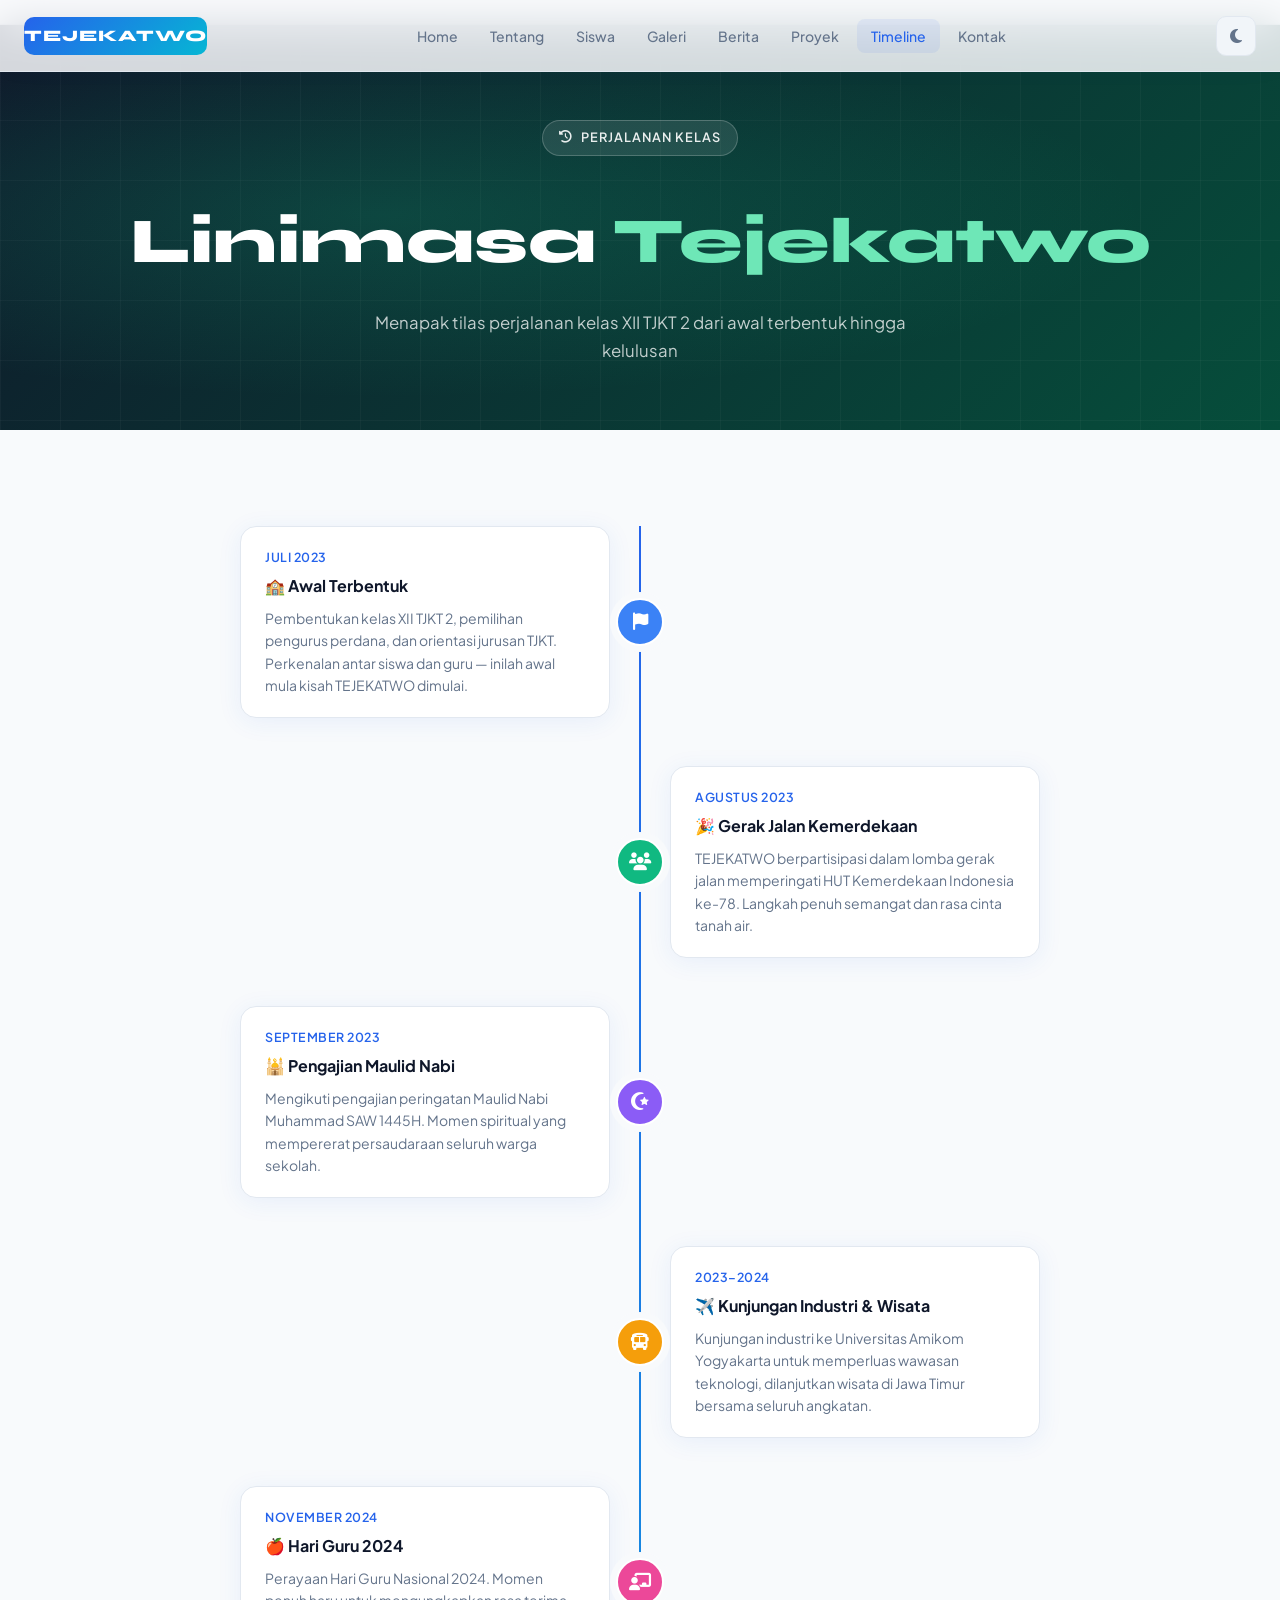
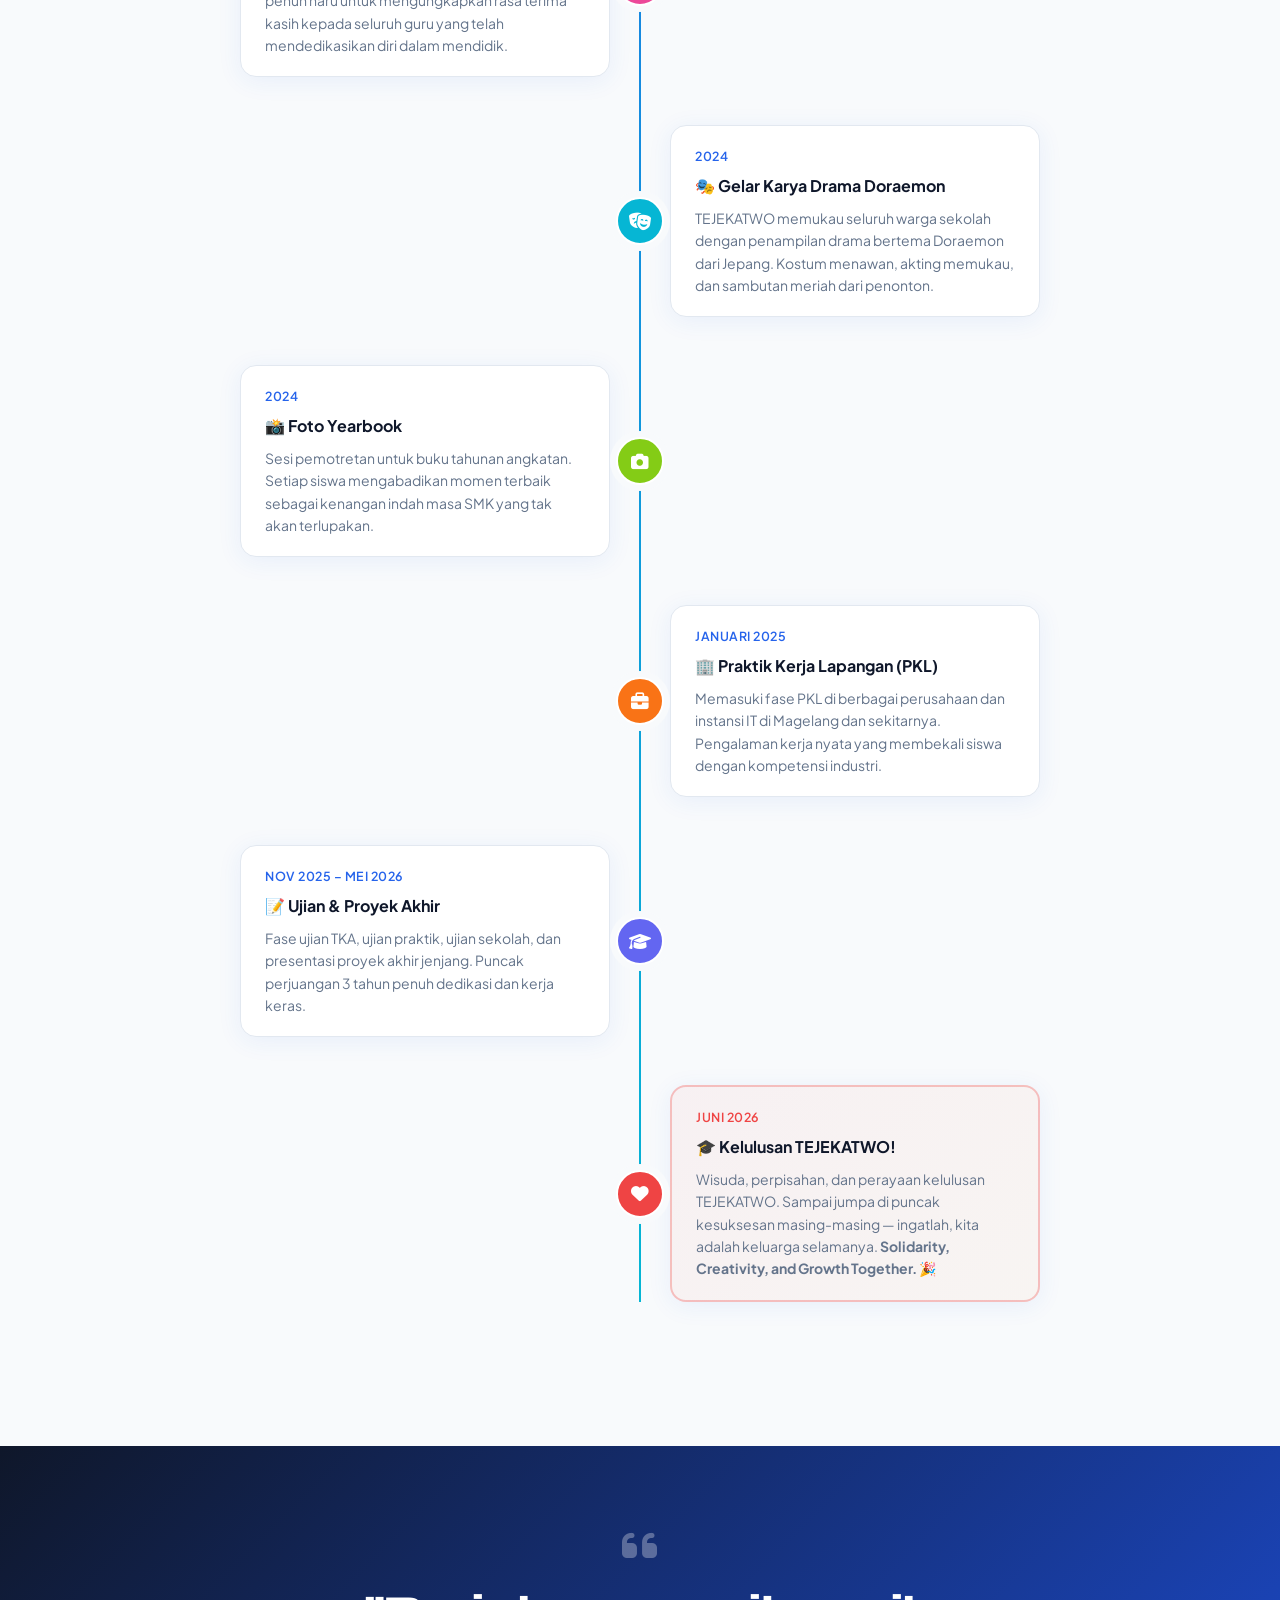
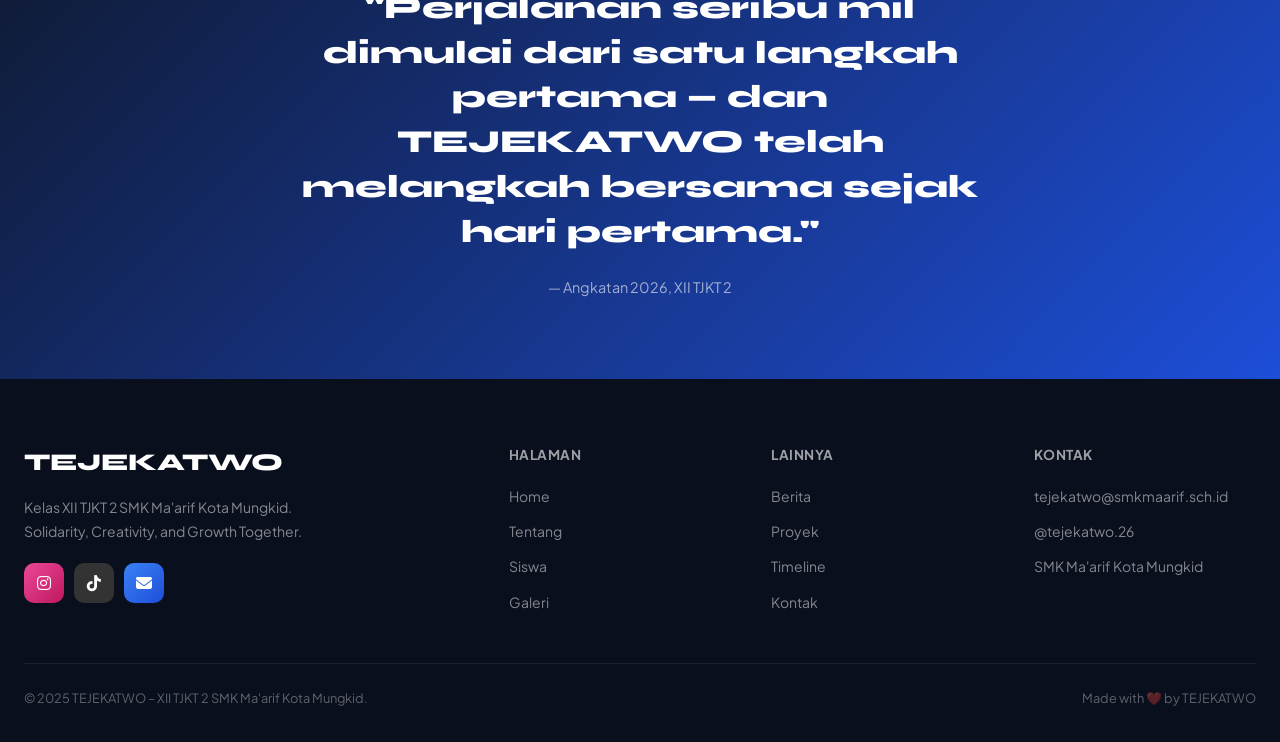
<file: timeline.html>
<!DOCTYPE html>
<html lang="id" data-theme="light">
<head>
  <meta charset="UTF-8">
  <meta name="viewport" content="width=device-width, initial-scale=1.0">
  <title>Timeline – TEJEKATWO XII TJKT 2</title>
  <meta name="description" content="Linimasa perjalanan kelas XII TJKT 2 SMK Ma'arif Kota Mungkid – TEJEKATWO">
  <link rel="preconnect" href="https://fonts.googleapis.com">
  <link href="https://fonts.googleapis.com/css2?family=Plus+Jakarta+Sans:wght@300;400;500;600;700;800&family=Syne:wght@700;800&display=swap" rel="stylesheet">
  <link rel="stylesheet" href="https://cdnjs.cloudflare.com/ajax/libs/font-awesome/6.5.0/css/all.min.css">
  <link rel="stylesheet" href="assets/css/style.css">
</head>
<body>
<div id="scroll-progress"></div>
<div id="loading-screen"><div class="loader-logo">tejekatwo</div><div class="loader-bar"><div class="loader-fill"></div></div></div>

<nav id="navbar">
  <div class="nav-container">
    <a href="index.html" class="nav-logo"><div class="nav-logo-badge">TEJEKATWO</div></a>
    <ul class="nav-links">
      <li><a href="index.html">Home</a></li>
      <li><a href="about.html">Tentang</a></li>
      <li><a href="students.html">Siswa</a></li>
      <li><a href="gallery.html">Galeri</a></li>
      <li><a href="news.html">Berita</a></li>
      <li><a href="projects.html">Proyek</a></li>
      <li><a href="timeline.html" class="active">Timeline</a></li>
      <li><a href="contact.html">Kontak</a></li>
    </ul>
    <div class="nav-actions">
      <button id="theme-toggle"><i class="fas fa-moon"></i></button>
      <button id="hamburger"><i class="fas fa-bars"></i></button>
    </div>
  </div>
</nav>
<div id="mobile-nav">
  <ul class="mobile-nav-links">
    <li><a href="index.html">🏠 Home</a></li>
    <li><a href="about.html">📖 Tentang</a></li>
    <li><a href="students.html">👥 Siswa</a></li>
    <li><a href="gallery.html">🖼️ Galeri</a></li>
    <li><a href="news.html">📰 Berita</a></li>
    <li><a href="projects.html">💡 Proyek</a></li>
    <li><a href="timeline.html">📅 Timeline</a></li>
    <li><a href="contact.html">📍 Kontak</a></li>
  </ul>
</div>

<!-- Page Hero -->
<section style="background:linear-gradient(135deg,#0f172a,#064e3b);padding:120px 0 64px;color:white;position:relative;overflow:hidden">
  <div style="position:absolute;inset:0;background-image:linear-gradient(rgba(255,255,255,0.03) 1px,transparent 1px),linear-gradient(90deg,rgba(255,255,255,0.03) 1px,transparent 1px);background-size:60px 60px;"></div>
  <div style="position:absolute;inset:0;background:radial-gradient(ellipse at 30% 50%,rgba(16,185,129,0.2) 0%,transparent 60%)"></div>
  <div class="container" style="position:relative;z-index:1;text-align:center">
    <div class="hero-eyebrow reveal" style="justify-content:center"><i class="fas fa-history"></i> Perjalanan Kelas</div>
    <h1 style="font-family:'Syne',sans-serif;font-size:clamp(2.5rem,6vw,4rem);font-weight:800;margin:12px 0" class="reveal delay-1">Linimasa <span style="color:#6ee7b7">Tejekatwo</span></h1>
    <p style="opacity:0.75;max-width:560px;margin:0 auto;font-size:1.05rem" class="reveal delay-2">Menapak tilas perjalanan kelas XII TJKT 2 dari awal terbentuk hingga kelulusan</p>
  </div>
</section>

<!-- ══ TIMELINE ══ -->
<section class="section" style="background:var(--bg)">
  <div class="container">

    <div class="timeline">

      <!-- Item 1 -->
      <div class="timeline-item">
        <div class="timeline-content reveal delay-1">
          <div class="timeline-year">Juli 2023</div>
          <div class="timeline-label">🏫 Awal Terbentuk</div>
          <p class="timeline-desc">Pembentukan kelas XII TJKT 2, pemilihan pengurus perdana, dan orientasi jurusan TJKT. Perkenalan antar siswa dan guru — inilah awal mula kisah TEJEKATWO dimulai.</p>
        </div>
        <div class="timeline-dot" style="background:#3b82f6;grid-column:2">
          <i class="fas fa-flag"></i>
        </div>
        <div class="timeline-spacer"></div>
      </div>

      <!-- Item 2 -->
      <div class="timeline-item">
        <div class="timeline-spacer"></div>
        <div class="timeline-dot" style="background:#10b981;grid-column:2">
          <i class="fas fa-users"></i>
        </div>
        <div class="timeline-content reveal delay-2">
          <div class="timeline-year">Agustus 2023</div>
          <div class="timeline-label">🎉 Gerak Jalan Kemerdekaan</div>
          <p class="timeline-desc">TEJEKATWO berpartisipasi dalam lomba gerak jalan memperingati HUT Kemerdekaan Indonesia ke-78. Langkah penuh semangat dan rasa cinta tanah air.</p>
        </div>
      </div>

      <!-- Item 3 -->
      <div class="timeline-item">
        <div class="timeline-content reveal delay-1">
          <div class="timeline-year">September 2023</div>
          <div class="timeline-label">🕌 Pengajian Maulid Nabi</div>
          <p class="timeline-desc">Mengikuti pengajian peringatan Maulid Nabi Muhammad SAW 1445H. Momen spiritual yang mempererat persaudaraan seluruh warga sekolah.</p>
        </div>
        <div class="timeline-dot" style="background:#8b5cf6;grid-column:2">
          <i class="fas fa-star-and-crescent"></i>
        </div>
        <div class="timeline-spacer"></div>
      </div>

      <!-- Item 4 -->
      <div class="timeline-item">
        <div class="timeline-spacer"></div>
        <div class="timeline-dot" style="background:#f59e0b;grid-column:2">
          <i class="fas fa-bus"></i>
        </div>
        <div class="timeline-content reveal delay-2">
          <div class="timeline-year">2023–2024</div>
          <div class="timeline-label">✈️ Kunjungan Industri & Wisata</div>
          <p class="timeline-desc">Kunjungan industri ke Universitas Amikom Yogyakarta untuk memperluas wawasan teknologi, dilanjutkan wisata di Jawa Timur bersama seluruh angkatan.</p>
        </div>
      </div>

      <!-- Item 5 -->
      <div class="timeline-item">
        <div class="timeline-content reveal delay-1">
          <div class="timeline-year">November 2024</div>
          <div class="timeline-label">🍎 Hari Guru 2024</div>
          <p class="timeline-desc">Perayaan Hari Guru Nasional 2024. Momen penuh haru untuk mengungkapkan rasa terima kasih kepada seluruh guru yang telah mendedikasikan diri dalam mendidik.</p>
        </div>
        <div class="timeline-dot" style="background:#ec4899;grid-column:2">
          <i class="fas fa-chalkboard-teacher"></i>
        </div>
        <div class="timeline-spacer"></div>
      </div>

      <!-- Item 6 -->
      <div class="timeline-item">
        <div class="timeline-spacer"></div>
        <div class="timeline-dot" style="background:#06b6d4;grid-column:2">
          <i class="fas fa-theater-masks"></i>
        </div>
        <div class="timeline-content reveal delay-2">
          <div class="timeline-year">2024</div>
          <div class="timeline-label">🎭 Gelar Karya Drama Doraemon</div>
          <p class="timeline-desc">TEJEKATWO memukau seluruh warga sekolah dengan penampilan drama bertema Doraemon dari Jepang. Kostum menawan, akting memukau, dan sambutan meriah dari penonton.</p>
        </div>
      </div>

      <!-- Item 7 -->
      <div class="timeline-item">
        <div class="timeline-content reveal delay-1">
          <div class="timeline-year">2024</div>
          <div class="timeline-label">📸 Foto Yearbook</div>
          <p class="timeline-desc">Sesi pemotretan untuk buku tahunan angkatan. Setiap siswa mengabadikan momen terbaik sebagai kenangan indah masa SMK yang tak akan terlupakan.</p>
        </div>
        <div class="timeline-dot" style="background:#84cc16;grid-column:2">
          <i class="fas fa-camera"></i>
        </div>
        <div class="timeline-spacer"></div>
      </div>

      <!-- Item 8 -->
      <div class="timeline-item">
        <div class="timeline-spacer"></div>
        <div class="timeline-dot" style="background:#f97316;grid-column:2">
          <i class="fas fa-briefcase"></i>
        </div>
        <div class="timeline-content reveal delay-2">
          <div class="timeline-year">Januari 2025</div>
          <div class="timeline-label">🏢 Praktik Kerja Lapangan (PKL)</div>
          <p class="timeline-desc">Memasuki fase PKL di berbagai perusahaan dan instansi IT di Magelang dan sekitarnya. Pengalaman kerja nyata yang membekali siswa dengan kompetensi industri.</p>
        </div>
      </div>

      <!-- Item 9 -->
      <div class="timeline-item">
        <div class="timeline-content reveal delay-1">
          <div class="timeline-year">Nov 2025 – Mei 2026</div>
          <div class="timeline-label">📝 Ujian & Proyek Akhir</div>
          <p class="timeline-desc">Fase ujian TKA, ujian praktik, ujian sekolah, dan presentasi proyek akhir jenjang. Puncak perjuangan 3 tahun penuh dedikasi dan kerja keras.</p>
        </div>
        <div class="timeline-dot" style="background:#6366f1;grid-column:2">
          <i class="fas fa-graduation-cap"></i>
        </div>
        <div class="timeline-spacer"></div>
      </div>

      <!-- Item 10 – Final -->
      <div class="timeline-item">
        <div class="timeline-spacer"></div>
        <div class="timeline-dot" style="background:#ef4444;grid-column:2;animation:heartbeat 1.2s ease-in-out infinite">
          <i class="fas fa-heart"></i>
        </div>
        <div class="timeline-content reveal delay-2" style="border:2px solid rgba(239,68,68,0.3);background:linear-gradient(135deg,rgba(239,68,68,0.05),rgba(251,146,60,0.05))">
          <div class="timeline-year" style="color:#ef4444">Juni 2026</div>
          <div class="timeline-label">🎓 Kelulusan TEJEKATWO!</div>
          <p class="timeline-desc">Wisuda, perpisahan, dan perayaan kelulusan TEJEKATWO. Sampai jumpa di puncak kesuksesan masing-masing — ingatlah, kita adalah keluarga selamanya. <strong>Solidarity, Creativity, and Growth Together.</strong> 🎉</p>
        </div>
      </div>

    </div>
  </div>
</section>

<!-- Quote Banner -->
<section style="background:linear-gradient(135deg,#0f172a,#1d4ed8);padding:80px 0;color:white;text-align:center">
  <div class="container">
    <div class="reveal">
      <i class="fas fa-quote-left" style="font-size:2.5rem;opacity:0.3;margin-bottom:20px;display:block"></i>
      <blockquote style="font-family:'Syne',sans-serif;font-size:clamp(1.3rem,3vw,2rem);font-weight:800;max-width:700px;margin:0 auto 20px;line-height:1.4">
        "Perjalanan seribu mil dimulai dari satu langkah pertama — dan TEJEKATWO telah melangkah bersama sejak hari pertama."
      </blockquote>
      <p style="opacity:0.6;font-size:0.9rem">— Angkatan 2026, XII TJKT 2</p>
    </div>
  </div>
</section>

<footer>
  <div class="container">
    <div class="footer-grid">
      <div><div class="footer-logo">TEJEKATWO</div><p class="footer-desc">Kelas XII TJKT 2 SMK Ma'arif Kota Mungkid.<br>Solidarity, Creativity, and Growth Together.</p><div class="footer-social" style="margin-top:20px"><a href="http://www.instagram.com/tejekatwo.26" target="_blank" class="social-btn bg-pink"><i class="fab fa-instagram"></i></a><a href="http://www.tiktok.com/@tjkt.2.archive" target="_blank" class="social-btn" style="background:#333"><i class="fab fa-tiktok"></i></a><a href="mailto:tejekatwo@smkmaarif.sch.id" class="social-btn bg-blue"><i class="fas fa-envelope"></i></a></div></div>
      <div><div class="footer-heading">Halaman</div><ul class="footer-links"><li><a href="index.html">Home</a></li><li><a href="about.html">Tentang</a></li><li><a href="students.html">Siswa</a></li><li><a href="gallery.html">Galeri</a></li></ul></div>
      <div><div class="footer-heading">Lainnya</div><ul class="footer-links"><li><a href="news.html">Berita</a></li><li><a href="projects.html">Proyek</a></li><li><a href="timeline.html">Timeline</a></li><li><a href="contact.html">Kontak</a></li></ul></div>
      <div><div class="footer-heading">Kontak</div><ul class="footer-links"><li><a href="mailto:tejekatwo@smkmaarif.sch.id">tejekatwo@smkmaarif.sch.id</a></li><li><a href="#">@tejekatwo.26</a></li><li><a href="#">SMK Ma'arif Kota Mungkid</a></li></ul></div>
    </div>
    <hr class="footer-divider">
    <div class="footer-bottom"><span class="footer-copy">© 2025 TEJEKATWO – XII TJKT 2 SMK Ma'arif Kota Mungkid.</span><span class="footer-copy">Made with ❤️ by TEJEKATWO</span></div>
  </div>
</footer>
<button id="back-to-top"><i class="fas fa-arrow-up"></i></button>

<style>
@keyframes heartbeat {
  0%,100% { transform: scale(1); }
  50% { transform: scale(1.12); }
}
</style>
<script src="assets/js/data.js"></script>
<script src="assets/js/main.js"></script>
</body>
</html>
</file>
<file: assets/css/style.css>
/* ============================================================
   TEJEKATWO – Main Stylesheet
   XII TJKT 2 SMK Ma'arif Kota Mungkid
   Design: Premium Dark Academic + Modern Tech
   ============================================================ */

@import url('https://fonts.googleapis.com/css2?family=Plus+Jakarta+Sans:wght@300;400;500;600;700;800&family=Syne:wght@700;800&display=swap');

/* ── CSS Variables ── */
:root {
  --primary: #2563eb;
  --primary-light: #3b82f6;
  --primary-dark: #1d4ed8;
  --accent: #06b6d4;
  --accent2: #8b5cf6;
  --success: #10b981;
  --warning: #f59e0b;
  --danger: #ef4444;

  --bg: #f8fafc;
  --bg-card: #ffffff;
  --bg-section: #f1f5f9;
  --text: #0f172a;
  --text-muted: #64748b;
  --text-light: #94a3b8;
  --border: #e2e8f0;
  --shadow: 0 4px 24px rgba(37,99,235,0.08);
  --shadow-lg: 0 12px 48px rgba(37,99,235,0.15);
  --radius: 16px;
  --radius-sm: 10px;
  --radius-lg: 24px;
  --navbar-h: 72px;
  --transition: 0.3s cubic-bezier(0.4, 0, 0.2, 1);
}

[data-theme="dark"] {
  --bg: #0a0f1e;
  --bg-card: #111827;
  --bg-section: #111827;
  --text: #f1f5f9;
  --text-muted: #94a3b8;
  --text-light: #64748b;
  --border: #1e293b;
  --shadow: 0 4px 24px rgba(0,0,0,0.4);
  --shadow-lg: 0 12px 48px rgba(0,0,0,0.6);
}

/* ── Reset ── */
*, *::before, *::after { box-sizing: border-box; margin: 0; padding: 0; }

html {
  scroll-behavior: smooth;
  scroll-padding-top: var(--navbar-h);
}

body {
  font-family: 'Plus Jakarta Sans', sans-serif;
  background: var(--bg);
  color: var(--text);
  line-height: 1.7;
  overflow-x: hidden;
  transition: background var(--transition), color var(--transition);
}

img { max-width: 100%; display: block; }
a { text-decoration: none; color: inherit; }
button { cursor: pointer; border: none; background: none; font-family: inherit; }

/* ── Scroll Progress Bar ── */
#scroll-progress {
  position: fixed;
  top: 0; left: 0;
  height: 3px;
  background: linear-gradient(90deg, var(--primary), var(--accent));
  z-index: 9999;
  width: 0%;
  transition: width 0.1s linear;
}

/* ── Loading Screen ── */
#loading-screen {
  position: fixed;
  inset: 0;
  background: var(--primary-dark);
  display: flex;
  flex-direction: column;
  align-items: center;
  justify-content: center;
  z-index: 10000;
  transition: opacity 0.6s ease, visibility 0.6s;
}
#loading-screen.hidden { opacity: 0; visibility: hidden; }
.loader-logo {
  font-family: 'Syne', sans-serif;
  font-size: 2.5rem;
  color: white;
  font-weight: 800;
  letter-spacing: 2px;
  animation: pulse 1.2s ease-in-out infinite;
}
.loader-bar {
  width: 200px;
  height: 3px;
  background: rgba(255,255,255,0.2);
  border-radius: 2px;
  margin-top: 20px;
  overflow: hidden;
}
.loader-fill {
  height: 100%;
  background: white;
  border-radius: 2px;
  animation: load 1.5s ease forwards;
}
@keyframes load { from { width: 0 } to { width: 100% } }
@keyframes pulse { 0%,100%{opacity:1} 50%{opacity:0.6} }

/* ── Navbar ── */
#navbar {
  position: fixed;
  top: 0; left: 0; right: 0;
  height: var(--navbar-h);
  background: rgba(248,250,252,0.85);
  backdrop-filter: blur(20px);
  -webkit-backdrop-filter: blur(20px);
  border-bottom: 1px solid var(--border);
  z-index: 1000;
  transition: all var(--transition);
}
[data-theme="dark"] #navbar {
  background: rgba(10,15,30,0.85);
}
#navbar.scrolled {
  box-shadow: var(--shadow);
}
.nav-container {
  max-width: 1280px;
  margin: 0 auto;
  padding: 0 24px;
  height: 100%;
  display: flex;
  align-items: center;
  justify-content: space-between;
}
.nav-logo {
  display: flex;
  align-items: center;
  gap: 12px;
  font-family: 'Syne', sans-serif;
  font-size: 1.4rem;
  font-weight: 800;
  color: var(--primary);
  letter-spacing: 1px;
}
.nav-logo-badge {
  width: flex;
  height: 38px;
  background: linear-gradient(135deg, var(--primary), var(--accent));
  border-radius: 10px;
  display: flex;
  align-items: center;
  justify-content: center;
  color: white;
  font-size: 1rem;
  font-weight: 800;
}
.nav-links {
  display: flex;
  align-items: center;
  gap: 4px;
  list-style: none;
}
.nav-links a {
  padding: 8px 14px;
  border-radius: 8px;
  font-size: 0.875rem;
  font-weight: 500;
  color: var(--text-muted);
  transition: all var(--transition);
}
.nav-links a:hover, .nav-links a.active {
  color: var(--primary);
  background: rgba(37,99,235,0.08);
}
.nav-actions {
  display: flex;
  align-items: center;
  gap: 8px;
}
#theme-toggle {
  width: 40px; height: 40px;
  border-radius: 10px;
  background: var(--bg-section);
  border: 1px solid var(--border);
  color: var(--text-muted);
  display: flex; align-items: center; justify-content: center;
  transition: all var(--transition);
  font-size: 1rem;
}
#theme-toggle:hover { color: var(--primary); border-color: var(--primary); }

#hamburger {
  display: none;
  width: 40px; height: 40px;
  border-radius: 10px;
  background: var(--bg-section);
  border: 1px solid var(--border);
  color: var(--text-muted);
  align-items: center; justify-content: center;
  font-size: 1.1rem;
  transition: all var(--transition);
}

/* Mobile Menu */
#mobile-nav {
  position: fixed;
  top: var(--navbar-h);
  left: 0; right: 0;
  background: var(--bg-card);
  border-bottom: 1px solid var(--border);
  padding: 16px 24px 24px;
  z-index: 999;
  transform: translateY(-110%);
  transition: transform 0.4s cubic-bezier(0.4,0,0.2,1);
  box-shadow: var(--shadow-lg);
}
#mobile-nav.open { transform: translateY(0); }
.mobile-nav-links {
  list-style: none;
  display: flex;
  flex-direction: column;
  gap: 4px;
}
.mobile-nav-links a {
  display: block;
  padding: 12px 16px;
  border-radius: var(--radius-sm);
  font-weight: 500;
  color: var(--text-muted);
  transition: all var(--transition);
}
.mobile-nav-links a:hover { background: var(--bg-section); color: var(--primary); }

/* ── Container ── */
.container { max-width: 1280px; margin: 0 auto; padding: 0 24px; }
.section { padding: 96px 0; }
.section-sm { padding: 64px 0; }

/* ── Section Header ── */
.section-header { text-align: center; margin-bottom: 64px; }
.section-tag {
  display: inline-flex;
  align-items: center;
  gap: 8px;
  background: rgba(37,99,235,0.08);
  color: var(--primary);
  padding: 6px 16px;
  border-radius: 100px;
  font-size: 0.8rem;
  font-weight: 600;
  letter-spacing: 0.5px;
  text-transform: uppercase;
  margin-bottom: 16px;
}
.section-title {
  font-family: 'Syne', sans-serif;
  font-size: clamp(2rem, 4vw, 3rem);
  font-weight: 800;
  color: var(--text);
  line-height: 1.2;
  margin-bottom: 16px;
}
.section-title span { color: var(--primary); }
.section-desc {
  font-size: 1.05rem;
  color: var(--text-muted);
  max-width: 560px;
  margin: 0 auto;
}

/* ── Hero Section ── */
#home {
  min-height: 100vh;
  display: flex;
  align-items: center;
  padding-top: var(--navbar-h);
  position: relative;
  overflow: hidden;
  background: linear-gradient(135deg, #0f172a 0%, #1e3a8a 50%, #1d4ed8 100%);
}
.hero-bg-mesh {
  position: absolute;
  inset: 0;
  background:
    radial-gradient(ellipse at 20% 50%, rgba(37,99,235,0.3) 0%, transparent 60%),
    radial-gradient(ellipse at 80% 20%, rgba(6,182,212,0.2) 0%, transparent 50%),
    radial-gradient(ellipse at 60% 80%, rgba(139,92,246,0.15) 0%, transparent 50%);
}
.hero-grid {
  position: absolute;
  inset: 0;
  background-image:
    linear-gradient(rgba(255,255,255,0.04) 1px, transparent 1px),
    linear-gradient(90deg, rgba(255,255,255,0.04) 1px, transparent 1px);
  background-size: 60px 60px;
}
.hero-content {
  position: relative;
  z-index: 1;
  display: grid;
  grid-template-columns: 1fr 1fr;
  gap: 60px;
  align-items: center;
  padding: 80px 0;
}
.hero-eyebrow {
  display: inline-flex;
  align-items: center;
  gap: 8px;
  background: rgba(255,255,255,0.1);
  border: 1px solid rgba(255,255,255,0.2);
  color: rgba(255,255,255,0.9);
  padding: 6px 16px;
  border-radius: 100px;
  font-size: 0.8rem;
  font-weight: 600;
  letter-spacing: 1px;
  text-transform: uppercase;
  margin-bottom: 20px;
}
.hero-title {
  font-family: 'Syne', sans-serif;
  font-size: clamp(3rem, 7vw, 5.5rem);
  font-weight: 800;
  color: white;
  line-height: 1.05;
  margin-bottom: 12px;
  letter-spacing: -1px;
}
.hero-subtitle {
  font-size: 1.1rem;
  color: rgba(255,255,255,0.7);
  margin-bottom: 8px;
}
.hero-motto {
  font-size: 1rem;
  color: rgba(255,255,255,0.55);
  font-style: italic;
  margin-bottom: 40px;
}
.hero-cta {
  display: flex;
  flex-wrap: wrap;
  gap: 12px;
}
.btn-primary {
  background: white;
  color: var(--primary-dark);
  padding: 12px 28px;
  border-radius: var(--radius-sm);
  font-weight: 700;
  font-size: 0.9rem;
  transition: all var(--transition);
  display: inline-flex;
  align-items: center;
  gap: 8px;
}
.btn-primary:hover {
  transform: translateY(-2px);
  box-shadow: 0 8px 24px rgba(255,255,255,0.3);
}
.btn-outline {
  background: transparent;
  color: white;
  padding: 12px 28px;
  border-radius: var(--radius-sm);
  font-weight: 600;
  font-size: 0.9rem;
  border: 1.5px solid rgba(255,255,255,0.4);
  transition: all var(--transition);
  display: inline-flex;
  align-items: center;
  gap: 8px;
}
.btn-outline:hover {
  background: rgba(255,255,255,0.1);
  border-color: rgba(255,255,255,0.7);
  transform: translateY(-2px);
}

/* Hero Card */
.hero-card {
  background: rgba(255,255,255,0.07);
  backdrop-filter: blur(20px);
  border: 1px solid rgba(255,255,255,0.15);
  border-radius: var(--radius-lg);
  padding: 32px;
  color: white;
}
.hero-card-img {
  width: 100%;
  height: 220px;
  border-radius: var(--radius);
  object-fit: cover;
  margin-bottom: 24px;
  background: rgba(255,255,255,0.1);
  display: flex;
  align-items: center;
  justify-content: center;
  color: rgba(255,255,255,0.4);
  font-size: 3rem;
  overflow: hidden;
}
.hero-card-title {
  font-size: 1.1rem;
  font-weight: 600;
  margin-bottom: 12px;
  color: rgba(255,255,255,0.9);
}
.hero-card-text {
  font-size: 0.9rem;
  color: rgba(255,255,255,0.7);
  line-height: 1.7;
  margin-bottom: 20px;
}
.hero-wali {
  display: flex;
  align-items: center;
  gap: 12px;
  padding-top: 16px;
  border-top: 1px solid rgba(255,255,255,0.15);
}
.hero-wali-img {
  width: 48px;
  height: 48px;
  border-radius: 50%;
  object-fit: cover;
  border: 2px solid rgba(255,255,255,0.3);
  background: rgba(255,255,255,0.1);
  overflow: hidden;
}
.hero-wali-name { font-size: 0.9rem; font-weight: 600; }
.hero-wali-role { font-size: 0.8rem; color: rgba(255,255,255,0.6); }

/* Stats Strip */
.stats-strip {
  background: var(--primary-dark);
  padding: 24px 0;
}
.stats-strip-inner {
  display: flex;
  justify-content: space-around;
  flex-wrap: wrap;
  gap: 16px;
}
.stat-item { text-align: center; color: white; }
.stat-num {
  font-family: 'Syne', sans-serif;
  font-size: 2.2rem;
  font-weight: 800;
  line-height: 1;
  margin-bottom: 4px;
}
.stat-label {
  font-size: 0.8rem;
  color: rgba(255,255,255,0.65);
  text-transform: uppercase;
  letter-spacing: 0.5px;
}

/* ── Cards ── */
.card {
  background: var(--bg-card);
  border: 1px solid var(--border);
  border-radius: var(--radius);
  overflow: hidden;
  transition: all var(--transition);
  box-shadow: var(--shadow);
}
.card:hover {
  transform: translateY(-6px);
  box-shadow: var(--shadow-lg);
  border-color: rgba(37,99,235,0.2);
}

/* ── Student Cards ── */
.students-grid {
  display: grid;
  grid-template-columns: repeat(auto-fill, minmax(220px, 1fr));
  gap: 24px;
}
.student-card {
  background: var(--bg-card);
  border: 1px solid var(--border);
  border-radius: var(--radius);
  overflow: hidden;
  transition: all var(--transition);
  cursor: pointer;
}
.student-card:hover {
  transform: translateY(-6px);
  box-shadow: var(--shadow-lg);
  border-color: rgba(37,99,235,0.3);
}
.student-card-img {
  width: 100%;
  height: 200px;
  object-fit: cover;
  background: linear-gradient(135deg, #dbeafe, #bfdbfe);
  display: flex;
  align-items: center;
  justify-content: center;
  color: var(--primary);
  font-size: 3rem;
}
.student-card-body { padding: 16px; }
.student-card-name {
  font-size: 0.9rem;
  font-weight: 700;
  color: var(--text);
  margin-bottom: 4px;
  line-height: 1.4;
}
.student-card-role {
  font-size: 0.75rem;
  font-weight: 600;
  color: var(--primary);
  text-transform: uppercase;
  letter-spacing: 0.5px;
  margin-bottom: 10px;
}
.student-card-ig {
  display: inline-flex;
  align-items: center;
  gap: 6px;
  font-size: 0.8rem;
  color: #e1306c;
  transition: color var(--transition);
}
.student-card-ig:hover { color: #c13584; }

/* ── Gallery ── */
.gallery-grid {
  display: grid;
  grid-template-columns: repeat(auto-fill, minmax(300px, 1fr));
  gap: 20px;
}
.gallery-item {
  border-radius: var(--radius);
  overflow: hidden;
  cursor: pointer;
  position: relative;
  background: var(--bg-section);
  aspect-ratio: 4/3;
}
.gallery-item img {
  width: 100%;
  height: 100%;
  object-fit: cover;
  transition: transform 0.5s ease;
}
.gallery-item:hover img { transform: scale(1.08); }
.gallery-overlay {
  position: absolute;
  inset: 0;
  background: linear-gradient(to top, rgba(0,0,0,0.8) 0%, transparent 60%);
  opacity: 0;
  transition: opacity var(--transition);
  display: flex;
  align-items: flex-end;
  padding: 20px;
}
.gallery-item:hover .gallery-overlay { opacity: 1; }
.gallery-caption { color: white; }
.gallery-caption h4 { font-size: 0.95rem; font-weight: 700; }
.gallery-caption p { font-size: 0.8rem; opacity: 0.8; margin-top: 4px; }

/* ── News Cards ── */
.news-grid {
  display: grid;
  grid-template-columns: repeat(auto-fill, minmax(320px, 1fr));
  gap: 28px;
}
.news-card {
  background: var(--bg-card);
  border: 1px solid var(--border);
  border-radius: var(--radius);
  overflow: hidden;
  transition: all var(--transition);
}
.news-card:hover {
  transform: translateY(-5px);
  box-shadow: var(--shadow-lg);
}
.news-card-header {
  height: 180px;
  display: flex;
  align-items: center;
  justify-content: center;
  font-size: 3rem;
  color: white;
}
.news-card-body { padding: 24px; }
.news-meta {
  font-size: 0.78rem;
  color: var(--text-light);
  margin-bottom: 10px;
  display: flex;
  gap: 12px;
}
.news-meta span { display: flex; align-items: center; gap: 5px; }
.news-card-title {
  font-size: 1.05rem;
  font-weight: 700;
  margin-bottom: 10px;
  color: var(--text);
}
.news-card-desc {
  font-size: 0.875rem;
  color: var(--text-muted);
  line-height: 1.6;
  margin-bottom: 16px;
}
.read-more {
  font-size: 0.85rem;
  font-weight: 600;
  color: var(--primary);
  display: inline-flex;
  align-items: center;
  gap: 6px;
  transition: gap var(--transition);
}
.read-more:hover { gap: 10px; }

/* ── Timeline ── */
.timeline {
  position: relative;
  max-width: 800px;
  margin: 0 auto;
}
.timeline::before {
  content: '';
  position: absolute;
  left: 50%;
  top: 0; bottom: 0;
  width: 2px;
  background: linear-gradient(to bottom, var(--primary), var(--accent));
  transform: translateX(-50%);
}
.timeline-item {
  display: grid;
  grid-template-columns: 1fr 60px 1fr;
  gap: 0;
  margin-bottom: 48px;
  align-items: center;
}
.timeline-item:nth-child(even) .timeline-content { grid-column: 3; }
.timeline-item:nth-child(even) .timeline-spacer { grid-column: 1; }
.timeline-item:nth-child(odd) .timeline-content { grid-column: 1; }
.timeline-item:nth-child(odd) .timeline-spacer { grid-column: 3; }
.timeline-dot {
  grid-column: 2;
  width: 48px;
  height: 48px;
  border-radius: 50%;
  display: flex;
  align-items: center;
  justify-content: center;
  color: white;
  font-size: 1.1rem;
  z-index: 1;
  margin: 0 auto;
  box-shadow: 0 0 0 6px var(--bg);
  border: 2px solid white;
}
.timeline-content {
  background: var(--bg-card);
  border: 1px solid var(--border);
  border-radius: var(--radius);
  padding: 20px 24px;
  box-shadow: var(--shadow);
  transition: all var(--transition);
}
.timeline-content:hover {
  transform: translateY(-4px);
  box-shadow: var(--shadow-lg);
}
.timeline-year {
  font-size: 0.78rem;
  font-weight: 600;
  color: var(--primary);
  text-transform: uppercase;
  letter-spacing: 0.5px;
  margin-bottom: 4px;
}
.timeline-label {
  font-size: 1rem;
  font-weight: 700;
  margin-bottom: 8px;
  color: var(--text);
}
.timeline-desc { font-size: 0.875rem; color: var(--text-muted); line-height: 1.6; }

/* ── Org Chart ── */
.org-chart {
  text-align: center;
  max-width: 900px;
  margin: 0 auto;
}
.org-node {
  display: inline-block;
  padding: 10px 24px;
  border-radius: var(--radius-sm);
  font-size: 0.875rem;
  font-weight: 600;
  color: white;
  margin: 4px;
}
.org-wali { background: linear-gradient(135deg, var(--primary), var(--primary-dark)); font-size: 0.9rem; }
.org-ketua { background: linear-gradient(135deg, var(--success), #059669); }
.org-wakil { background: linear-gradient(135deg, #10b981, #34d399); color: #065f46; }
.org-row { display: flex; justify-content: center; flex-wrap: wrap; gap: 8px; margin: 12px 0; }
.org-connector {
  width: 2px;
  height: 24px;
  background: var(--border);
  margin: 0 auto;
}
.org-sekret { background: linear-gradient(135deg, var(--accent2), #7c3aed); }
.org-bendahara { background: linear-gradient(135deg, var(--warning), #d97706); }

/* ── Filters ── */
.filter-bar {
  display: flex;
  flex-wrap: wrap;
  gap: 8px;
  margin-bottom: 32px;
}
.filter-btn {
  padding: 8px 18px;
  border-radius: 100px;
  font-size: 0.82rem;
  font-weight: 600;
  border: 1.5px solid var(--border);
  color: var(--text-muted);
  background: var(--bg-card);
  transition: all var(--transition);
}
.filter-btn:hover, .filter-btn.active {
  background: var(--primary);
  color: white;
  border-color: var(--primary);
}

/* ── Search ── */
.search-bar {
  position: relative;
  max-width: 400px;
  margin-bottom: 24px;
}
.search-bar input {
  width: 100%;
  padding: 12px 16px 12px 44px;
  border: 1.5px solid var(--border);
  border-radius: var(--radius-sm);
  background: var(--bg-card);
  color: var(--text);
  font-family: inherit;
  font-size: 0.9rem;
  transition: all var(--transition);
}
.search-bar input:focus {
  outline: none;
  border-color: var(--primary);
  box-shadow: 0 0 0 3px rgba(37,99,235,0.1);
}
.search-bar .search-icon {
  position: absolute;
  left: 14px;
  top: 50%;
  transform: translateY(-50%);
  color: var(--text-light);
}

/* ── Modal ── */
.modal-overlay {
  position: fixed;
  inset: 0;
  background: rgba(0,0,0,0.7);
  backdrop-filter: blur(6px);
  z-index: 2000;
  display: flex;
  align-items: center;
  justify-content: center;
  padding: 20px;
  opacity: 0;
  visibility: hidden;
  transition: all 0.3s ease;
}
.modal-overlay.open { opacity: 1; visibility: visible; }
.modal {
  background: var(--bg-card);
  border-radius: var(--radius-lg);
  max-width: 480px;
  width: 100%;
  overflow: hidden;
  transform: scale(0.9);
  transition: transform 0.3s ease;
  box-shadow: 0 24px 80px rgba(0,0,0,0.4);
}
.modal-overlay.open .modal { transform: scale(1); }
.modal-img {
  width: 100%;
  height: 240px;
  object-fit: cover;
  background: linear-gradient(135deg, #dbeafe, #bfdbfe);
  display: flex;
  align-items: center;
  justify-content: center;
  font-size: 4rem;
  color: var(--primary);
}
.modal-body { padding: 28px; }
.modal-name {
  font-family: 'Syne', sans-serif;
  font-size: 1.4rem;
  font-weight: 800;
  margin-bottom: 4px;
}
.modal-role {
  color: var(--primary);
  font-size: 0.85rem;
  font-weight: 600;
  text-transform: uppercase;
  letter-spacing: 0.5px;
  margin-bottom: 20px;
}
.modal-actions { display: flex; gap: 12px; margin-top: 20px; }
.modal-btn {
  flex: 1;
  padding: 10px;
  border-radius: var(--radius-sm);
  font-weight: 600;
  font-size: 0.875rem;
  text-align: center;
  transition: all var(--transition);
}
.modal-btn-ig { background: linear-gradient(135deg, #e1306c, #833ab4); color: white; }
.modal-btn-ig:hover { opacity: 0.9; transform: translateY(-2px); }
.modal-btn-portfolio { background: var(--primary); color: white; }
.modal-btn-portfolio:hover { background: var(--primary-dark); transform: translateY(-2px); }
.modal-close {
  position: absolute;
  top: 16px; right: 16px;
  width: 36px; height: 36px;
  border-radius: 50%;
  background: rgba(0,0,0,0.5);
  color: white;
  display: flex;
  align-items: center;
  justify-content: center;
  font-size: 1rem;
  transition: all var(--transition);
}
.modal-close:hover { background: rgba(0,0,0,0.8); }

/* Lightbox */
#lightbox {
  position: fixed;
  inset: 0;
  background: rgba(0,0,0,0.95);
  z-index: 3000;
  display: flex;
  align-items: center;
  justify-content: center;
  flex-direction: column;
  opacity: 0;
  visibility: hidden;
  transition: all 0.3s ease;
}
#lightbox.open { opacity: 1; visibility: visible; }
#lightbox img {
  max-width: 90vw;
  max-height: 80vh;
  border-radius: var(--radius);
  object-fit: contain;
}
#lightbox-caption {
  color: white;
  margin-top: 16px;
  font-size: 0.95rem;
  text-align: center;
}
#lightbox-close {
  position: fixed;
  top: 20px; right: 20px;
  width: 44px; height: 44px;
  border-radius: 50%;
  background: rgba(255,255,255,0.1);
  color: white;
  font-size: 1.3rem;
  display: flex; align-items: center; justify-content: center;
}

/* ── Contact Section ── */
.contact-grid {
  display: grid;
  grid-template-columns: repeat(auto-fill, minmax(220px, 1fr));
  gap: 24px;
  margin-bottom: 48px;
}
.contact-card {
  background: var(--bg-card);
  border: 1px solid var(--border);
  border-radius: var(--radius);
  padding: 32px 24px;
  text-align: center;
  transition: all var(--transition);
}
.contact-card:hover { transform: translateY(-4px); box-shadow: var(--shadow-lg); }
.contact-icon {
  width: 56px; height: 56px;
  border-radius: var(--radius-sm);
  display: flex; align-items: center; justify-content: center;
  font-size: 1.4rem;
  color: white;
  margin: 0 auto 16px;
}
.contact-label { font-size: 0.8rem; font-weight: 600; color: var(--text-light); text-transform: uppercase; letter-spacing: 0.5px; margin-bottom: 4px; }
.contact-value { font-size: 0.9rem; font-weight: 500; color: var(--text); }

.map-container {
  border-radius: var(--radius-lg);
  overflow: hidden;
  height: 380px;
  border: 1px solid var(--border);
}
.map-container iframe { width: 100%; height: 100%; border: 0; }

/* ── Footer ── */
footer {
  background: #0a0f1e;
  color: white;
  padding: 64px 0 32px;
}
.footer-grid {
  display: grid;
  grid-template-columns: 2fr 1fr 1fr 1fr;
  gap: 40px;
  margin-bottom: 48px;
}
.footer-logo {
  font-family: 'Syne', sans-serif;
  font-size: 1.5rem;
  font-weight: 800;
  color: white;
  margin-bottom: 12px;
}
.footer-desc { font-size: 0.875rem; color: rgba(255,255,255,0.5); line-height: 1.7; }
.footer-heading { font-size: 0.85rem; font-weight: 700; text-transform: uppercase; letter-spacing: 0.5px; color: rgba(255,255,255,0.6); margin-bottom: 16px; }
.footer-links { list-style: none; display: flex; flex-direction: column; gap: 8px; }
.footer-links a { font-size: 0.875rem; color: rgba(255,255,255,0.5); transition: color var(--transition); }
.footer-links a:hover { color: white; }
.footer-social { display: flex; gap: 10px; }
.social-btn {
  width: 40px; height: 40px;
  border-radius: var(--radius-sm);
  display: flex; align-items: center; justify-content: center;
  font-size: 1rem;
  color: white;
  transition: all var(--transition);
}
.social-btn:hover { transform: translateY(-3px); opacity: 0.85; }
.footer-divider { border: none; border-top: 1px solid rgba(255,255,255,0.08); margin-bottom: 24px; }
.footer-bottom { display: flex; justify-content: space-between; align-items: center; flex-wrap: wrap; gap: 12px; }
.footer-copy { font-size: 0.8rem; color: rgba(255,255,255,0.35); }

/* ── Back to Top ── */
#back-to-top {
  position: fixed;
  bottom: 28px; right: 28px;
  width: 48px; height: 48px;
  border-radius: 50%;
  background: var(--primary);
  color: white;
  font-size: 1rem;
  display: flex; align-items: center; justify-content: center;
  box-shadow: 0 4px 20px rgba(37,99,235,0.4);
  z-index: 900;
  opacity: 0;
  transform: translateY(20px);
  transition: all var(--transition);
}
#back-to-top.visible { opacity: 1; transform: translateY(0); }
#back-to-top:hover { background: var(--primary-dark); transform: translateY(-3px); }

/* ── Utility / Colors ── */
.bg-blue { background: linear-gradient(135deg, #3b82f6, #1d4ed8); }
.bg-green { background: linear-gradient(135deg, #10b981, #065f46); }
.bg-purple { background: linear-gradient(135deg, #8b5cf6, #6d28d9); }
.bg-orange { background: linear-gradient(135deg, #f59e0b, #d97706); }
.bg-pink { background: linear-gradient(135deg, #ec4899, #be185d); }
.bg-cyan { background: linear-gradient(135deg, #06b6d4, #0e7490); }

/* ── Scroll Reveal ── */
.reveal {
  opacity: 0;
  transform: translateY(40px);
  transition: opacity 0.7s ease, transform 0.7s ease;
}
.reveal.delay-1 { transition-delay: 0.1s; }
.reveal.delay-2 { transition-delay: 0.2s; }
.reveal.delay-3 { transition-delay: 0.3s; }
.reveal.delay-4 { transition-delay: 0.4s; }
.reveal.visible { opacity: 1; transform: none; }

/* ── Responsive ── */
@media (max-width: 1024px) {
  .footer-grid { grid-template-columns: 1fr 1fr; }
}
@media (max-width: 768px) {
  :root { --navbar-h: 64px; }
  .nav-links { display: none; }
  #hamburger { display: flex; }
  .hero-content { grid-template-columns: 1fr; gap: 40px; padding: 60px 0 40px; }
  .hero-card-col { display: none; }
  .hero-title { font-size: 3rem; }
  .timeline::before { left: 28px; }
  .timeline-item { grid-template-columns: 60px 1fr; }
  .timeline-item:nth-child(even) .timeline-content,
  .timeline-item:nth-child(odd) .timeline-content { grid-column: 2; }
  .timeline-item:nth-child(even) .timeline-spacer,
  .timeline-item:nth-child(odd) .timeline-spacer { display: none; }
  .timeline-dot { grid-column: 1; }
  .footer-grid { grid-template-columns: 1fr; }
  .footer-bottom { flex-direction: column; text-align: center; }
  .stats-strip-inner { gap: 24px; }
  .section { padding: 64px 0; }
}
@media (max-width: 480px) {
  .hero-title { font-size: 2.4rem; }
  .hero-cta { flex-direction: column; }
  .btn-primary, .btn-outline { text-align: center; justify-content: center; }
}

/* ── About Page Specifics ── */
.values-grid {
  display: grid;
  grid-template-columns: repeat(auto-fill, minmax(240px, 1fr));
  gap: 20px;
}
.value-card {
  background: var(--bg-card);
  border: 1px solid var(--border);
  border-radius: var(--radius);
  padding: 28px;
  text-align: center;
  transition: all var(--transition);
}
.value-card:hover { transform: translateY(-5px); box-shadow: var(--shadow-lg); }
.value-icon {
  width: 56px; height: 56px;
  border-radius: var(--radius-sm);
  display: flex; align-items: center; justify-content: center;
  font-size: 1.5rem;
  color: white;
  margin: 0 auto 16px;
}
.value-title { font-weight: 700; font-size: 1rem; margin-bottom: 8px; }
.value-desc { font-size: 0.85rem; color: var(--text-muted); line-height: 1.6; }

/* ── Jurusan Banner ── */
.jurusan-banner {
  background: linear-gradient(135deg, var(--primary-dark), var(--accent2));
  border-radius: var(--radius-lg);
  padding: 48px;
  color: white;
  display: grid;
  grid-template-columns: 1fr 1fr;
  gap: 40px;
  align-items: center;
}
/* ===== JURUSAN BANNER ===== */
.jurusan-banner h3 {
  font-family: 'Syne', sans-serif;
  font-size: 1.8rem;
  font-weight: 800;
  margin-bottom: 12px;
  line-height: 1.4;
  word-break: break-word;
  overflow-wrap: break-word;
}

.jurusan-banner p {
  opacity: 0.85;
  line-height: 1.7;
  word-break: break-word;
  overflow-wrap: break-word;
}

.jurusan-tags {
  display: flex;
  flex-wrap: wrap;
  gap: 8px;
  margin-top: 16px;
}

.jurusan-tag {
  background: rgba(255,255,255,0.15);
  border: 1px solid rgba(255,255,255,0.25);
  padding: 6px 14px;
  border-radius: 100px;
  font-size: 0.8rem;
  font-weight: 600;
  text-align: center;
  word-break: break-word;
}

/* ===== MOBILE FIX ===== */
@media (max-width: 768px) {
  .jurusan-banner {
    grid-template-columns: 1fr;
    text-align: center;
    gap: 20px;
    padding: 20px;
  }

  .jurusan-banner h3 {
    font-size: 1.3rem;
  }

  .jurusan-banner p {
    font-size: 0.9rem;
    line-height: 1.6;
  }

  .jurusan-tags {
    justify-content: center;
    gap: 6px;
  }

  .jurusan-tag {
    font-size: 0.72rem;
    padding: 5px 10px;
  }
}

/* ===== HP KECIL ===== */
@media (max-width: 480px) {
  .jurusan-banner h3 {
    font-size: 1.1rem;
  }

  .jurusan-banner p {
    font-size: 0.85rem;
  }

  .jurusan-tag {
    font-size: 0.68rem;
    padding: 4px 8px;
  }
}

/* Project cards */
.project-card {
  background: var(--bg-card);
  border: 1px solid var(--border);
  border-radius: var(--radius);
  overflow: hidden;
  transition: all var(--transition);
}
.project-card:hover { transform: translateY(-6px); box-shadow: var(--shadow-lg); }
.project-card-header {
  height: 160px;
  display: flex;
  align-items: center;
  justify-content: center;
  font-size: 3rem;
  color: white;
}
.project-card-body { padding: 24px; }
.project-card-title { font-size: 1.05rem; font-weight: 700; margin-bottom: 8px; }
.project-card-desc { font-size: 0.875rem; color: var(--text-muted); line-height: 1.6; margin-bottom: 16px; }
.project-card-footer { display: flex; justify-content: space-between; align-items: center; }
.project-badge {
  font-size: 0.75rem;
  font-weight: 600;
  padding: 4px 12px;
  border-radius: 100px;
  background: rgba(37,99,235,0.08);
  color: var(--primary);
}

/* CTA section */
.cta-section {
  background: linear-gradient(135deg, var(--primary-dark) 0%, var(--primary) 50%, var(--accent) 100%);
  padding: 80px 0;
  text-align: center;
  color: white;
}
.cta-title {
  font-family: 'Syne', sans-serif;
  font-size: clamp(2rem, 4vw, 3rem);
  font-weight: 800;
  margin-bottom: 16px;
}
.cta-desc { font-size: 1.05rem; opacity: 0.8; margin-bottom: 32px; }

/* Mobile fix untuk halaman siswa */
@media (max-width: 768px) {
  .students-grid {
    grid-template-columns: repeat(2, 1fr);
    gap: 14px;
  }

  .student-card {
    border-radius: 14px;
  }

  .student-card-img {
    width: 100%;
    height: 160px;
    object-fit: cover;
  }

  .student-card-body {
    padding: 12px;
  }

  .student-card-name {
    font-size: 0.95rem;
    line-height: 1.3;
  }

  .student-card-role {
    font-size: 0.78rem;
  }

  .student-card-ig {
    font-size: 0.72rem;
    word-break: break-word;
  }
}

/* Extra kecil (HP sempit) */
@media (max-width: 480px) {
  .students-grid {
    grid-template-columns: 1fr;
    gap: 12px;
  }

  .student-card {
    display: flex;
    align-items: center;
  }

  .student-card-img {
    width: 90px;
    height: 90px;
    flex-shrink: 0;
  }

  .student-card-body {
    padding: 10px;
  }

  .student-card-name {
    font-size: 0.9rem;
  }

  .student-card-role,
  .student-card-ig {
    font-size: 0.72rem;
  }
}

/* Perbaiki teks panjang */
.student-card-name,
.student-card-role {
  word-break: break-word;
  overflow-wrap: break-word;
  white-space: normal;
  line-height: 1.3;
}

/* Biar tinggi nama/jabatan konsisten */
.student-card-name {
  min-height: 2.6em;
}

.student-card-role {
  min-height: 2.4em;
  font-size: 0.78rem;
}

/* Khusus tombol filter di mobile biar tidak berantakan */
@media (max-width: 768px) {
  .students-filters {
    display: flex;
    flex-wrap: wrap;
    gap: 8px;
    justify-content: center;
  }

  .filter-btn {
    flex: 1 1 auto;
    min-width: 80px;
    font-size: 0.8rem;
    padding: 8px 10px;
  }
}

/* ===== ABOUT SECTION MOBILE FIX ===== */
@media (max-width: 768px) {
  .about-content,
  .about-container,
  .about-wrapper {
    display: flex;
    flex-direction: column;
    gap: 20px;
    text-align: center;
  }

  .about-image,
  .about-img {
    width: 100%;
    max-width: 250px;
    margin: 0 auto;
  }

  .about-text,
  .about-info {
    width: 100%;
    padding: 0 15px;
  }

  .about-title {
    font-size: 1.4rem;
    line-height: 1.3;
    word-break: break-word;
  }

  .about-text p,
  .about-description {
    font-size: 0.9rem;
    line-height: 1.6;
    word-break: break-word;
    overflow-wrap: break-word;
  }
}

/* HP kecil */
@media (max-width: 480px) {
  .about-title {
    font-size: 1.2rem;
  }

  .about-text p,
  .about-description {
    font-size: 0.85rem;
  }

  .about-image,
  .about-img {
    max-width: 200px;
  }
}

/* ===== Samakan preview siswa di index.html dengan student.html ===== */
.students-preview-grid .student-card,
#students-preview .student-card {
  display: flex !important;
  align-items: center !important;
  gap: 12px !important;
  text-align: left !important;
  padding: 14px !important;
}

.students-preview-grid .student-card-img,
#students-preview .student-card-img {
  width: 60px !important;
  height: 60px !important;
  min-width: 60px !important;
  border-radius: 50% !important;
  overflow: hidden !important;
  flex-shrink: 0 !important;
}

.students-preview-grid .student-card-img img,
#students-preview .student-card-img img {
  width: 100% !important;
  height: 100% !important;
  object-fit: cover !important;
}

.students-preview-grid .student-card-content,
#students-preview .student-card-content {
  flex: 1 !important;
  min-width: 0 !important;
}

.students-preview-grid .student-card h3,
#students-preview .student-card h3 {
  margin: 0 0 4px !important;
  font-size: 1rem !important;
  white-space: normal !important;
  word-break: break-word !important;
}

.students-preview-grid .student-card p,
#students-preview .student-card p {
  margin: 0 !important;
  font-size: 0.85rem !important;
  white-space: normal !important;
  word-break: break-word !important;
}

/* Mobile tetap rapi */
@media (max-width: 768px) {
  .students-preview-grid .student-card,
  #students-preview .student-card {
    gap: 10px !important;
    padding: 12px !important;
  }

  .students-preview-grid .student-card-img,
  #students-preview .student-card-img {
    width: 50px !important;
    height: 50px !important;
    min-width: 50px !important;
  }

  .students-preview-grid .student-card h3,
  #students-preview .student-card h3 {
    font-size: 0.9rem !important;
  }

  .students-preview-grid .student-card p,
  #students-preview .student-card p {
    font-size: 0.8rem !important;
  }
}

/* Preview siswa index */
.preview-card {
  display: flex !important;
  align-items: center !important;
  gap: 14px !important;
  padding: 16px !important;
  text-align: left !important;
}

.preview-card .student-card-img {
  width: 65px !important;
  height: 65px !important;
  min-width: 65px !important;
  border-radius: 50% !important;
  object-fit: cover !important;
  flex-shrink: 0 !important;
}

.preview-card .student-card-body {
  padding: 0 !important;
  flex: 1 !important;
}

.preview-card .student-card-name,
.preview-card .student-card-role,
.preview-card .student-card-ig {
  text-align: left !important;
}
</file>
